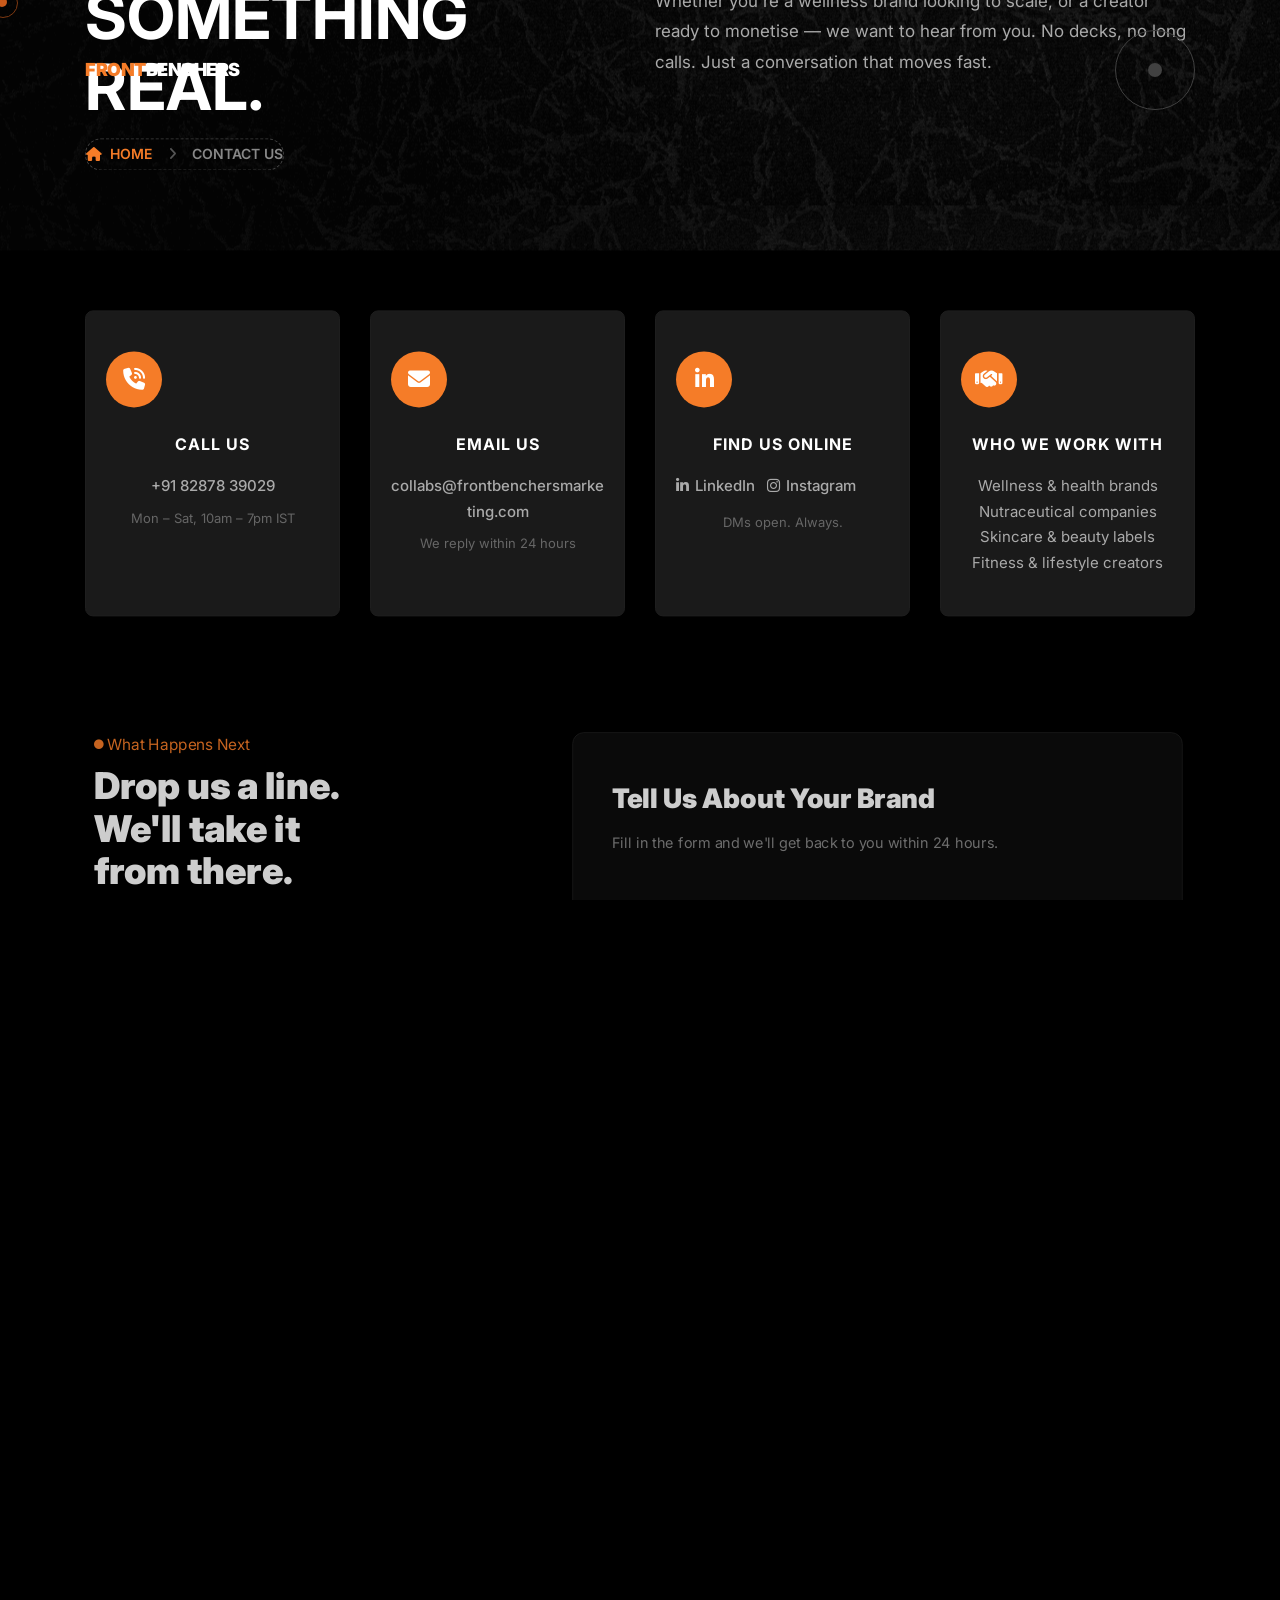
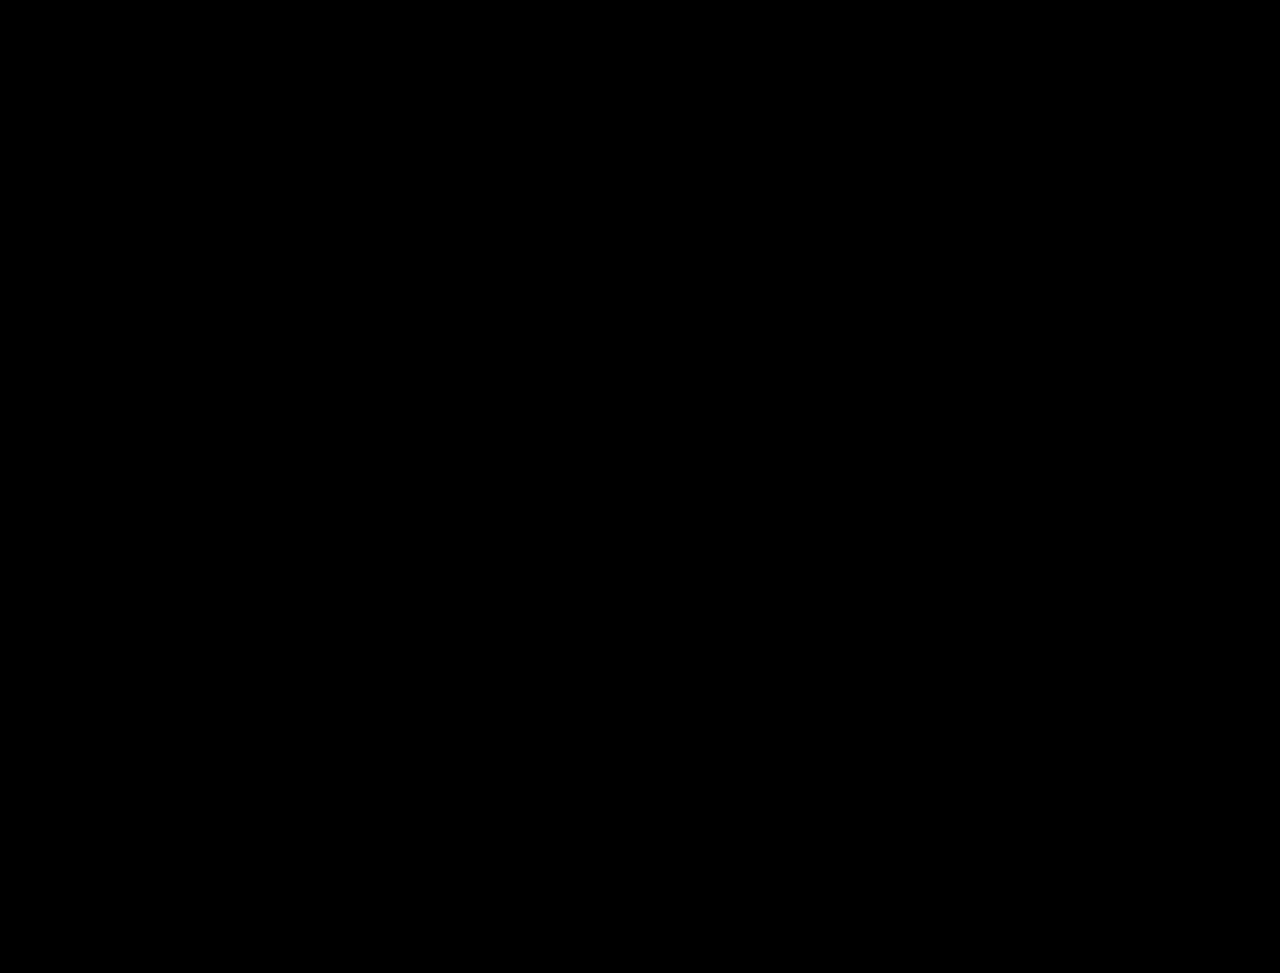
<file: contact-us.html>
<!DOCTYPE html>
<html lang="en">

<head>
   <meta charset="UTF-8">
   <meta http-equiv="X-UA-Compatible" content="IE=edge">
   <meta name="viewport" content="width=device-width, initial-scale=1.0">
   <link rel="shortcut icon" href="assets/images/favicon.png" type="image/x-icon">
   <title>Contact — FrontBenchers Wellness Influencer Marketing Agency</title>
   <meta name="keywords" content="contact frontbenchers, wellness influencer marketing agency contact, brand collaboration India">
   <meta name="description" content="Ready to connect your brand with India's top wellness creators? Reach out to FrontBenchers — we respond fast and get campaigns moving.">
   <link rel="stylesheet" href="assets/vendor/bootstrap/css/bootstrap.min.css">
   <link rel="stylesheet" href="assets/vendor/glyyphter/css/xpovio.css">
   <link rel="stylesheet" href="assets/vendor/font-awesome/css/all.css">
   <link rel="stylesheet" href="assets/vendor/nice-select/css/nice-select.css">
   <link rel="stylesheet" href="assets/vendor/magnific-popup/css/magnific-popup.css">
   <link rel="stylesheet" href="assets/vendor/slick/css/slick.css">
   <link rel="stylesheet" href="assets/css/main.min.css">
   <style>
      /* ===== FrontBenchers Brand Overrides ===== */
      .btn--primary,
      .btn--primary:hover { background: #f57c28 !important; border-color: #f57c28 !important; }
      .sub-title, .sub-title i, a.sub-title { color: #f57c28 !important; }
      .progress-wrap svg path { stroke: #f57c28 !important; }

      /* ===== FrontBenchers text logo ===== */
      .fb-logo { display: flex; align-items: center; gap: 0; text-decoration: none !important; line-height: 1; }
      .fb-logo span.fb-logo-front { font-size: 18px; font-weight: 900; letter-spacing: -0.5px; color: #f57c28; font-family: 'Inter', sans-serif; }
      .fb-logo span.fb-logo-benchers { font-size: 18px; font-weight: 900; letter-spacing: -0.5px; color: #fff; font-family: 'Inter', sans-serif; }

      /* ===== Contact info cards ===== */
      .contact-m__single { padding: 36px 28px; border: 1px solid #1e1e1e; border-radius: 8px; height: 100%; transition: border-color 0.3s; }
      .contact-m__single:hover { border-color: #f57c28; }
      .contact-m__single .thumb { width: 56px; height: 56px; background: #f57c28; border-radius: 50%; display: flex; align-items: center; justify-content: center; margin-bottom: 20px; }
      .contact-m__single .thumb i { font-size: 22px; color: #fff; }
      .contact-m__single h4 { font-size: 16px; font-weight: 700; text-transform: uppercase; letter-spacing: 1px; margin-bottom: 12px; color: #fff; }
      .contact-m__single p, .contact-m__single a { color: #aaa; font-size: 15px; line-height: 1.7; display: block; transition: color 0.3s; }
      .contact-m__single a:hover { color: #f57c28; }

      /* ===== Contact form ===== */
      .contact-main__form h3 { font-size: 28px; font-weight: 800; margin-bottom: 12px; }
      .contact-main__form .group-input { margin-bottom: 16px; }
      .contact-main__form .group-wrapper { display: grid; grid-template-columns: 1fr 1fr; gap: 16px; margin-bottom: 16px; }
      @media (max-width: 575px) { .contact-main__form .group-wrapper { grid-template-columns: 1fr; } }
      .contact-main__form input,
      .contact-main__form textarea,
      .contact-main__form select { width: 100%; background: #111; border: 1px solid #2a2a2a; color: #fff; padding: 14px 18px; border-radius: 6px; font-size: 15px; outline: none; transition: border-color 0.3s; }
      .contact-main__form input:focus,
      .contact-main__form textarea:focus { border-color: #f57c28; }
      .contact-main__form textarea { height: 160px; resize: vertical; }
      .contact-main__form select option { background: #111; color: #fff; }

      /* ===== Banner ===== */
      .cmn-banner { padding: 140px 0 80px; }
      .cmn-banner h2 { font-size: clamp(40px, 5vw, 72px); font-weight: 900; margin-bottom: 16px; line-height: 1.1; }
      .cmn-banner .breadcrumb { background: transparent; padding: 0; margin: 0; }
      .cmn-banner .breadcrumb-item a { color: #f57c28; }
      .cmn-banner .breadcrumb-item.active { color: #888; }
      .cmn-banner .breadcrumb-item + .breadcrumb-item::before { color: #555; }
      .cmn-banner .primary-text { color: #aaa; font-size: 17px; line-height: 1.8; }

      /* ===== Social links ===== */
      .contact-social-links { display: flex; gap: 12px; margin-top: 8px; flex-wrap: wrap; }
      .contact-social-links a { color: #aaa; font-size: 15px; display: flex; align-items: center; gap: 6px; transition: color 0.3s; text-decoration: none; }
      .contact-social-links a:hover { color: #f57c28; }

      /* ===== Process steps ===== */
      .process-step { display: flex; gap: 16px; align-items: flex-start; }
      .process-step__num { width: 36px; height: 36px; background: #f57c28; border-radius: 50%; display: flex; align-items: center; justify-content: center; font-weight: 900; font-size: 13px; color: #fff; flex-shrink: 0; }
      .process-step__title { color: #fff; font-weight: 700; margin-bottom: 4px; font-size: 15px; }
      .process-step__desc { color: #888; font-size: 14px; line-height: 1.6; margin: 0; }

      /* ===== Footer contact — single line ===== */
      .footer__single-meta { display: flex !important; flex-direction: column !important; gap: 10px !important; align-items: flex-start !important; }
      .footer__single-meta a { display: inline-flex !important; align-items: center !important; gap: 6px !important; white-space: nowrap !important; word-break: normal !important; font-size: 13px !important; }

      /* ===== Fix hover text visibility on buttons ===== */
      .btn--secondary:hover, .btn--tertiary:hover { color: var(--white) !important; }
      .btn:hover { color: var(--white) !important; }

      /* ===== Brand marquee ===== */
      @keyframes marquee { 0% { transform: translateX(0); } 100% { transform: translateX(-50%); } }
      .brand-marquee-track { display: flex; gap: 60px; white-space: nowrap; animation: marquee 22s linear infinite; }
      .brand-marquee-label { font-size: 13px; font-weight: 700; letter-spacing: 3px; color: #333; text-transform: uppercase; }
      .brand-marquee-dot { color: #f57c28; font-size: 18px; }
   </style>
</head>

<body>
<div class="my-app">

   <div id="preloader"><div id="loader"></div></div>
   <div class="mouseCursor cursor-outer"></div>
   <div class="mouseCursor cursor-inner"><span>Drag</span></div>

   <!-- ======= HEADER ======= -->
   <header class="header">
      <div class="primary-navbar secondary--navbar">
         <div class="container">
            <div class="row">
               <div class="col-12">
                  <nav class="navbar p-0">
                     <div class="navbar__logo">
                        <a href="index.html" aria-label="home" class="fb-logo">
                           <span class="fb-logo-front">FRONT</span><span class="fb-logo-benchers">BENCHERS</span>
                        </a>
                     </div>
                     <div class="navbar__options">
                        <button class="open-offcanvas-nav d-flex" aria-label="toggle menu" title="open menu"></button>
                     </div>
                  </nav>
               </div>
            </div>
         </div>
      </div>
   </header>

   <!-- ======= OFFCANVAS NAV ======= -->
   <div class="offcanvas-nav">
      <div class="offcanvas-menu">
         <nav class="offcanvas-menu__wrapper">
            <div class="offcanvas-menu__header nav-fade">
               <div class="logo">
                  <a href="index.html" class="fb-logo">
                     <span class="fb-logo-front">FRONT</span><span class="fb-logo-benchers">BENCHERS</span>
                  </a>
               </div>
               <a href="javascript:void(0)" class="close-offcanvas-menu" aria-label="close menu">
                  <i class="fa-light fa-xmark-large"></i>
               </a>
            </div>
            <div class="offcanvas-menu__list">
               <div class="navbar__menu">
                  <ul>
                     <li class="navbar__item nav-fade"><a href="index.html">Home</a></li>
                     <li class="navbar__item nav-fade"><a href="about-us.html">About Us</a></li>
                     <li class="navbar__item nav-fade"><a href="our-services.html">Services</a></li>
                     <li class="navbar__item nav-fade"><a href="our-projects.html">Work</a></li>
                     <li class="navbar__item nav-fade"><a href="blog.html">Blog</a></li>
                     <li class="navbar__item nav-fade"><a href="contact-us.html">Contact</a></li>
                  </ul>
               </div>
            </div>
            <div class="offcanvas-menu__options nav-fade">
               <div class="offcanvas__mobile-options d-flex">
                  <a href="contact-us.html" class="btn btn--secondary">Get in Touch</a>
               </div>
            </div>
            <div class="offcanvas-menu__social social nav-fade">
               <a href="https://www.linkedin.com/company/frontbenchers-marketing" target="_blank" aria-label="LinkedIn">
                  <i class="fa-brands fa-linkedin-in"></i>
               </a>
               <a href="https://www.instagram.com/" target="_blank" aria-label="Instagram">
                  <i class="fa-brands fa-instagram"></i>
               </a>
            </div>
         </nav>
      </div>
      <div class="offcanvas-nav__backdrop"></div>
   </div>

   <div id="smooth-wrapper">
      <div id="smooth-content">
         <main>

            <!-- ======= PAGE BANNER ======= -->
            <section class="cmn-banner" data-background="assets/images/banner/cmn-banner-bg.png">
               <div class="container">
                  <div class="row gaper align-items-center">
                     <div class="col-12 col-lg-6">
                        <p class="sub-title title-anim"><i class="fa-solid fa-circle-small"></i> Get In Touch</p>
                        <h2 class="title title-anim">Let's Build<br>Something Real.</h2>
                        <nav aria-label="breadcrumb">
                           <ol class="breadcrumb">
                              <li class="breadcrumb-item">
                                 <a href="index.html"><i class="fa-solid fa-house"></i> Home</a>
                              </li>
                              <li class="breadcrumb-item active" aria-current="page">Contact Us</li>
                           </ol>
                        </nav>
                     </div>
                     <div class="col-12 col-lg-6">
                        <p class="primary-text">Whether you're a wellness brand looking to scale, or a creator ready to monetise — we want to hear from you. No decks, no long calls. Just a conversation that moves fast.</p>
                     </div>
                  </div>
               </div>
            </section>

            <!-- ======= CONTACT INFO CARDS ======= -->
            <section class="section contact-m fade-wrapper" style="padding-top: 60px; padding-bottom: 0;">
               <div class="container">
                  <div class="row gaper">

                     <div class="col-12 col-sm-6 col-xl-3">
                        <div class="contact-m__single fade-top">
                           <div class="thumb"><i class="fa-solid fa-phone-volume"></i></div>
                           <div class="content">
                              <h4>Call Us</h4>
                              <a href="tel:+918287839029">+91 82878 39029</a>
                              <p style="font-size:13px; margin-top:8px; color: #666;">Mon – Sat, 10am – 7pm IST</p>
                           </div>
                        </div>
                     </div>

                     <div class="col-12 col-sm-6 col-xl-3">
                        <div class="contact-m__single fade-top">
                           <div class="thumb"><i class="fa-solid fa-envelope"></i></div>
                           <div class="content">
                              <h4>Email Us</h4>
                              <a href="mailto:collabs@frontbenchersmarketing.com" style="word-break: break-word;">collabs@frontbenchersmarketing.com</a>
                              <p style="font-size:13px; margin-top:8px; color: #666;">We reply within 24 hours</p>
                           </div>
                        </div>
                     </div>

                     <div class="col-12 col-sm-6 col-xl-3">
                        <div class="contact-m__single fade-top">
                           <div class="thumb"><i class="fa-brands fa-linkedin-in"></i></div>
                           <div class="content">
                              <h4>Find Us Online</h4>
                              <div class="contact-social-links">
                                 <a href="https://www.linkedin.com/company/frontbenchers-marketing" target="_blank">
                                    <i class="fa-brands fa-linkedin-in"></i> LinkedIn
                                 </a>
                                 <a href="https://www.instagram.com/" target="_blank">
                                    <i class="fa-brands fa-instagram"></i> Instagram
                                 </a>
                              </div>
                              <p style="font-size:13px; margin-top:12px; color: #666;">DMs open. Always.</p>
                           </div>
                        </div>
                     </div>

                     <div class="col-12 col-sm-6 col-xl-3">
                        <div class="contact-m__single fade-top">
                           <div class="thumb"><i class="fa-solid fa-handshake"></i></div>
                           <div class="content">
                              <h4>Who We Work With</h4>
                              <p>Wellness &amp; health brands<br>Nutraceutical companies<br>Skincare &amp; beauty labels<br>Fitness &amp; lifestyle creators</p>
                           </div>
                        </div>
                     </div>

                  </div>

                  <!-- ======= FORM + PROCESS ======= -->
                  <div class="row gaper align-items-start" style="margin-top: 80px;">

                     <!-- Left: Process -->
                     <div class="col-12 col-lg-5">
                        <div class="fade-top" style="padding-right: 20px;">
                           <p class="sub-title"><i class="fa-solid fa-circle-small"></i> What Happens Next</p>
                           <h3 style="font-size: clamp(28px, 3vw, 44px); font-weight: 900; line-height: 1.15; margin-bottom: 20px;">Drop us a line.<br>We'll take it<br>from there.</h3>
                           <p style="color: #888; font-size: 16px; line-height: 1.8; margin-bottom: 36px;">We don't do 3-week proposals. Once you reach out, here's how it goes:</p>

                           <div style="display: flex; flex-direction: column; gap: 28px;">
                              <div class="process-step">
                                 <div class="process-step__num">01</div>
                                 <div>
                                    <p class="process-step__title">We review your brief</p>
                                    <p class="process-step__desc">Within 24 hours, our team reads your message and matches it to the right creators and strategy.</p>
                                 </div>
                              </div>
                              <div class="process-step">
                                 <div class="process-step__num">02</div>
                                 <div>
                                    <p class="process-step__title">Quick discovery call</p>
                                    <p class="process-step__desc">30 minutes. We understand your goals, budget, and timeline. No jargon, no fluff.</p>
                                 </div>
                              </div>
                              <div class="process-step">
                                 <div class="process-step__num">03</div>
                                 <div>
                                    <p class="process-step__title">Campaign proposal</p>
                                    <p class="process-step__desc">Curated creator recommendations, campaign structure, and projected results — within 48 hours.</p>
                                 </div>
                              </div>
                           </div>

                           <div style="display: grid; grid-template-columns: 1fr 1fr; gap: 24px; margin-top: 52px; padding-top: 40px; border-top: 1px solid #1e1e1e;">
                              <div>
                                 <span style="font-size: 42px; font-weight: 900; color: #f57c28; display: block; line-height: 1; margin-bottom: 6px;">85+</span>
                                 <span style="color: #888; font-size: 12px; text-transform: uppercase; letter-spacing: 1.5px;">Brand Partners</span>
                              </div>
                              <div>
                                 <span style="font-size: 42px; font-weight: 900; color: #f57c28; display: block; line-height: 1; margin-bottom: 6px;">50+</span>
                                 <span style="color: #888; font-size: 12px; text-transform: uppercase; letter-spacing: 1.5px;">Wellness Creators</span>
                              </div>
                           </div>
                        </div>
                     </div>

                     <!-- Right: Form -->
                     <div class="col-12 col-lg-7">
                        <div class="contact-main__form fade-top" style="background: #0d0d0d; border: 1px solid #1e1e1e; border-radius: 12px; padding: 48px 40px;">
                           <h3>Tell Us About Your Brand</h3>
                           <p style="color: #888; margin-bottom: 32px; font-size: 15px;">Fill in the form and we'll get back to you within 24 hours.</p>
                           <form id="contactForm" action="https://api.web3forms.com/submit" method="post" class="section__content-cta">
                              <input type="hidden" name="access_key" value="ad79f153-b506-4ff0-9665-e0eaf037b347">
                              <input type="hidden" name="subject" value="New Enquiry — FrontBenchers Website">
                              <input type="hidden" name="from_name" value="FrontBenchers Website">
                              <input type="checkbox" name="botcheck" style="display:none">

                              <div class="group-wrapper">
                                 <div class="group-input">
                                    <input type="text" name="contact-name" id="contactName" placeholder="Your Name *" required>
                                 </div>
                                 <div class="group-input">
                                    <input type="email" name="contact-email" id="contactEmail" placeholder="Email Address *" required>
                                 </div>
                              </div>

                              <div class="group-wrapper">
                                 <div class="group-input">
                                    <input type="text" name="brand-name" id="brandName" placeholder="Brand / Company Name">
                                 </div>
                                 <div class="group-input">
                                    <input type="tel" name="phone" id="phoneNum" placeholder="Phone Number">
                                 </div>
                              </div>

                              <div class="group-input">
                                 <select name="inquiry-type" id="inquiryType">
                                    <option value="">I'm a...</option>
                                    <option value="brand">Wellness / Health Brand</option>
                                    <option value="creator">Content Creator / Influencer</option>
                                    <option value="startup">Health Startup</option>
                                    <option value="other">Other</option>
                                 </select>
                              </div>

                              <div class="group-input">
                                 <select name="campaign-type" id="campaignType">
                                    <option value="">What are you looking for?</option>
                                    <option value="influencer-campaign">Influencer Campaign</option>
                                    <option value="creator-discovery">Creator Discovery</option>
                                    <option value="community-building">Community Building</option>
                                    <option value="brand-consulting">Brand Consulting</option>
                                    <option value="not-sure">Not sure yet — let's talk</option>
                                 </select>
                              </div>

                              <div class="group-input">
                                 <textarea name="contact-message" id="contactMessage" placeholder="Tell us about your brand, goals, or any specific campaign ideas you have in mind..."></textarea>
                              </div>

                              <div class="form-cta justify-content-start" style="flex-direction: column; align-items: flex-start; gap: 16px;">
                                 <button type="submit" id="contactSubmitBtn" class="btn btn--primary" style="padding: 16px 40px; font-size: 15px;">
                                    Send Message &nbsp;<i class="fa-solid fa-arrow-right"></i>
                                 </button>
                                 <p id="contactFormMsg" style="display:none; font-size: 14px; margin: 0;"></p>
                              </div>

                           </form>
                        </div>
                     </div>

                  </div>
               </div>
            </section>

            <!-- ======= BRAND LOGOS MARQUEE ======= -->
            <div style="padding: 80px 0 0; overflow: hidden; border-top: 1px solid #1a1a1a; margin-top: 100px;">
               <div class="brand-marquee-track">
                  <span class="brand-marquee-label">Minimalist</span>
                  <span class="brand-marquee-dot">✦</span>
                  <span class="brand-marquee-label">Terra Origin</span>
                  <span class="brand-marquee-dot">✦</span>
                  <span class="brand-marquee-label">Chemist At Play</span>
                  <span class="brand-marquee-dot">✦</span>
                  <span class="brand-marquee-label">Dot &amp; Key</span>
                  <span class="brand-marquee-dot">✦</span>
                  <span class="brand-marquee-label">Food Strong</span>
                  <span class="brand-marquee-dot">✦</span>
                  <span class="brand-marquee-label">Samsung</span>
                  <span class="brand-marquee-dot">✦</span>
                  <span class="brand-marquee-label">Minimalist</span>
                  <span class="brand-marquee-dot">✦</span>
                  <span class="brand-marquee-label">Terra Origin</span>
                  <span class="brand-marquee-dot">✦</span>
                  <span class="brand-marquee-label">Chemist At Play</span>
                  <span class="brand-marquee-dot">✦</span>
                  <span class="brand-marquee-label">Dot &amp; Key</span>
                  <span class="brand-marquee-dot">✦</span>
                  <span class="brand-marquee-label">Food Strong</span>
                  <span class="brand-marquee-dot">✦</span>
                  <span class="brand-marquee-label">Samsung</span>
                  <span class="brand-marquee-dot">✦</span>
               </div>
            </div>

         </main>

         <!-- ======= FOOTER ======= -->
         <footer class="footer section pb-0" data-background="assets/images/footer/footer-bg.png">
            <div class="container">
               <div class="row gaper">
                  <div class="col-12 col-lg-5 col-xl-6">
                     <div class="footer__single">
                        <a href="index.html" class="logo fb-logo"><span class="fb-logo-front">FRONT</span><span class="fb-logo-benchers">BENCHERS</span></a>
                        <div class="footer__single-meta">
                           <a href="mailto:collabs@frontbenchersmarketing.com">
                              <i class="fa-sharp fa-solid fa-envelope"></i> collabs@frontbenchersmarketing.com
                           </a>
                           <a href="tel:+918287839029">
                              <i class="fa-sharp fa-solid fa-phone-volume"></i> +91 82878 39029
                           </a>
                           <a href="https://www.linkedin.com/company/frontbenchers-marketing" target="_blank">
                              <i class="fa-brands fa-linkedin-in"></i> LinkedIn
                           </a>
                        </div>
                        <div class="footer__cta text-start">
                           <a href="contact-us.html" class="btn btn--secondary">Get in Touch</a>
                        </div>
                     </div>
                  </div>
                  <div class="col-12 col-lg-2 col-xl-2">
                     <div class="footer__single">
                        <div class="footer__single-intro"><h5>Explore</h5></div>
                        <div class="footer__single-content">
                           <ul>
                              <li><a href="about-us.html">About Us</a></li>
                              <li><a href="our-services.html">Services</a></li>
                              <li><a href="our-projects.html">Work</a></li>
                              <li><a href="blog.html">Blog</a></li>
                              <li><a href="contact-us.html">Contact</a></li>
                           </ul>
                        </div>
                     </div>
                  </div>
                  <div class="col-12 col-lg-5 col-xl-4">
                     <div class="footer__single">
                        <div class="footer__single-intro"><h5>Stay In The Loop</h5></div>
                        <div class="footer__single-content">
                           <p>Join our newsletter for wellness marketing insights, creator stories, and campaign ideas delivered to your inbox.</p>
                           <div class="footer__single-form">
                              <form id="newsletterFormContact" action="https://api.web3forms.com/submit" method="post">
                                 <input type="hidden" name="access_key" value="ad79f153-b506-4ff0-9665-e0eaf037b347">
                                 <input type="hidden" name="subject" value="Newsletter Subscription — FrontBenchers">
                                 <input type="hidden" name="from_name" value="FrontBenchers Newsletter">
                                 <input type="checkbox" name="botcheck" style="display:none">
                                 <div class="input-email">
                                    <input type="email" name="newsletter-email" placeholder="Enter Your Email" required>
                                    <button type="submit" aria-label="subscribe"><i class="fa-regular fa-paper-plane"></i></button>
                                 </div>
                                 <p id="newsletterMsgContact" style="display:none; font-size: 13px; margin-top: 8px;"></p>
                              </form>
                           </div>
                        </div>
                     </div>
                  </div>
               </div>
               <div class="row">
                  <div class="col-12">
                     <div class="footer__copyright">
                        <div class="row align-items-center gaper">
                           <div class="col-12 col-lg-8">
                              <div class="footer__copyright-text text-center text-lg-start">
                                 <p>Copyright &copy; <span id="copyYear"></span> FrontBenchers Marketing. All Rights Reserved.</p>
                              </div>
                           </div>
                           <div class="col-12 col-lg-4">
                              <div class="footer__copyright-social social justify-content-center justify-content-lg-end">
                                 <a href="https://www.linkedin.com/company/frontbenchers-marketing" target="_blank" aria-label="LinkedIn"><i class="fa-brands fa-linkedin-in"></i></a>
                                 <a href="https://www.instagram.com/" target="_blank" aria-label="Instagram"><i class="fa-brands fa-instagram"></i></a>
                              </div>
                           </div>
                        </div>
                     </div>
                  </div>
               </div>
            </div>
         </footer>

      </div>
   </div>

   <button class="progress-wrap" aria-label="scroll indicator" title="go to top">
      <span></span>
      <svg class="progress-circle svg-content" width="100%" height="100%" viewBox="-1 -1 102 102">
         <path d="M50,1 a49,49 0 0,1 0,98 a49,49 0 0,1 0,-98" />
      </svg>
   </button>

   <script src="assets/vendor/jquery/jquery-3.7.0.min.js"></script>
   <script src="assets/vendor/bootstrap/js/bootstrap.bundle.min.js"></script>
   <script src="assets/vendor/nice-select/js/jquery.nice-select.min.js"></script>
   <script src="assets/vendor/magnific-popup/js/jquery.magnific-popup.min.js"></script>
   <script src="assets/vendor/slick/js/slick.min.js"></script>
   <script src="assets/vendor/images-loaded/imagesloaded.pkgd.min.js"></script>
   <script src="assets/vendor/isotope/isotope.pkgd.min.js"></script>
   <script src="assets/vendor/gsap/chroma.min.js"></script>
   <script src="assets/vendor/gsap/SplitText.min.js"></script>
   <script src="assets/vendor/gsap/ScrollSmoother.min.js"></script>
   <script src="assets/vendor/gsap/ScrollToPlugin.min.js"></script>
   <script src="assets/vendor/gsap/ScrollTrigger.min.js"></script>
   <script src="assets/vendor/gsap/gsap.min.js"></script>
   <script src="assets/vendor/vanilla-tilt/tilt.jquery.js"></script>
   <script src="assets/js/plugins.js"></script>
   <script src="assets/js/main.js"></script>
   <script>
      // ── Contact Form ──────────────────────────────────────────────
      document.getElementById('contactForm').addEventListener('submit', async function (e) {
         e.preventDefault();
         const btn = document.getElementById('contactSubmitBtn');
         const msg = document.getElementById('contactFormMsg');
         const originalLabel = btn.innerHTML;

         btn.disabled = true;
         btn.innerHTML = 'Sending… <i class="fa-solid fa-spinner fa-spin"></i>';
         msg.style.display = 'none';

         try {
            const res = await fetch('https://api.web3forms.com/submit', {
               method: 'POST',
               headers: { 'Content-Type': 'application/json', Accept: 'application/json' },
               body: JSON.stringify(Object.fromEntries(new FormData(this)))
            });
            const data = await res.json();
            if (data.success) {
               msg.textContent = '✅ Message sent! We\'ll get back to you within 24 hours.';
               msg.style.color = '#4caf50';
               this.reset();
            } else {
               throw new Error(data.message || 'Submission failed');
            }
         } catch (err) {
            msg.textContent = '❌ Something went wrong. Please email us at collabs@frontbenchersmarketing.com';
            msg.style.color = '#f44336';
         } finally {
            msg.style.display = 'block';
            btn.disabled = false;
            btn.innerHTML = originalLabel;
         }
      });

      // ── Footer Newsletter (contact page) ─────────────────────────
      document.getElementById('newsletterFormContact').addEventListener('submit', async function (e) {
         e.preventDefault();
         const btn = this.querySelector('[type="submit"]');
         const msg = document.getElementById('newsletterMsgContact');

         btn.disabled = true;
         msg.style.display = 'none';

         try {
            const res = await fetch('https://api.web3forms.com/submit', {
               method: 'POST',
               headers: { 'Content-Type': 'application/json', Accept: 'application/json' },
               body: JSON.stringify(Object.fromEntries(new FormData(this)))
            });
            const data = await res.json();
            if (data.success) {
               msg.textContent = '✅ You\'re subscribed!';
               msg.style.color = '#4caf50';
               this.reset();
            } else {
               throw new Error(data.message || 'Subscription failed');
            }
         } catch (err) {
            msg.textContent = '❌ Try again or email us directly.';
            msg.style.color = '#f44336';
         } finally {
            msg.style.display = 'block';
            btn.disabled = false;
         }
      });
   </script>
</body>

</html>
</file>
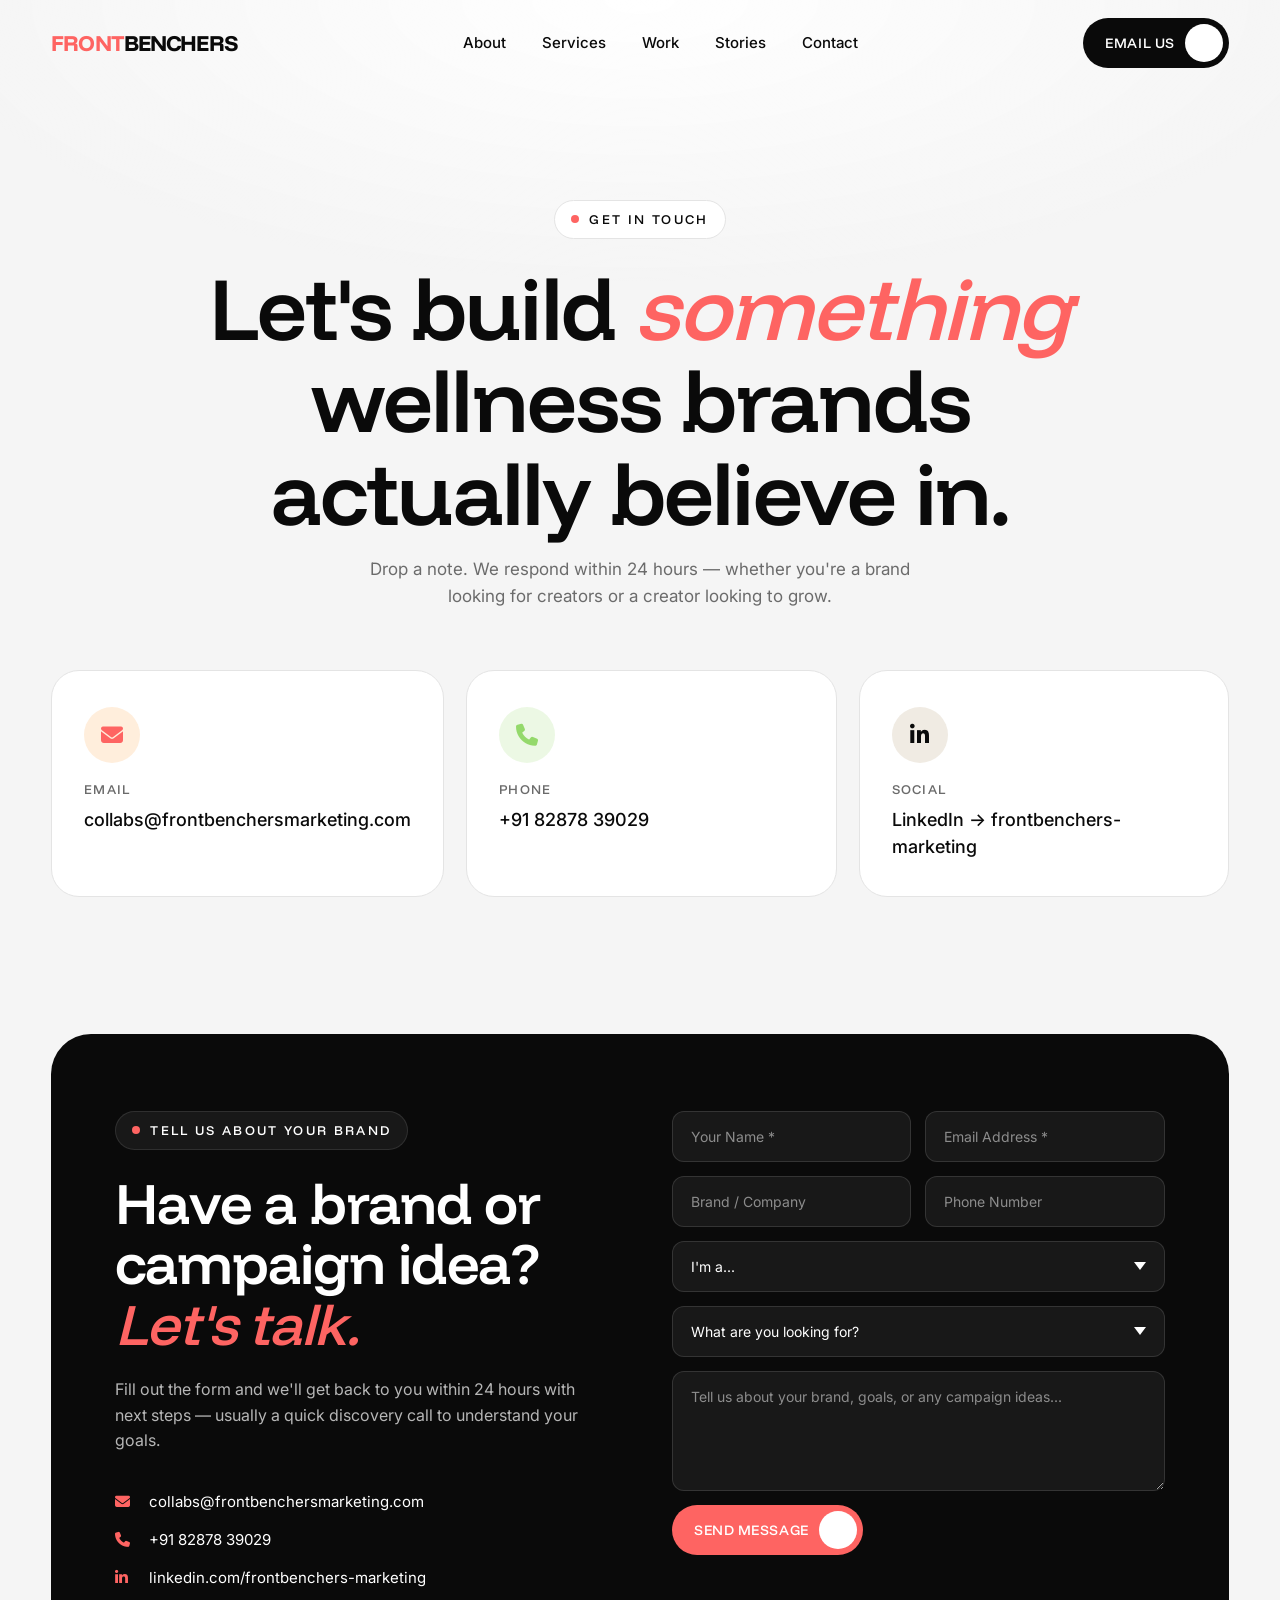
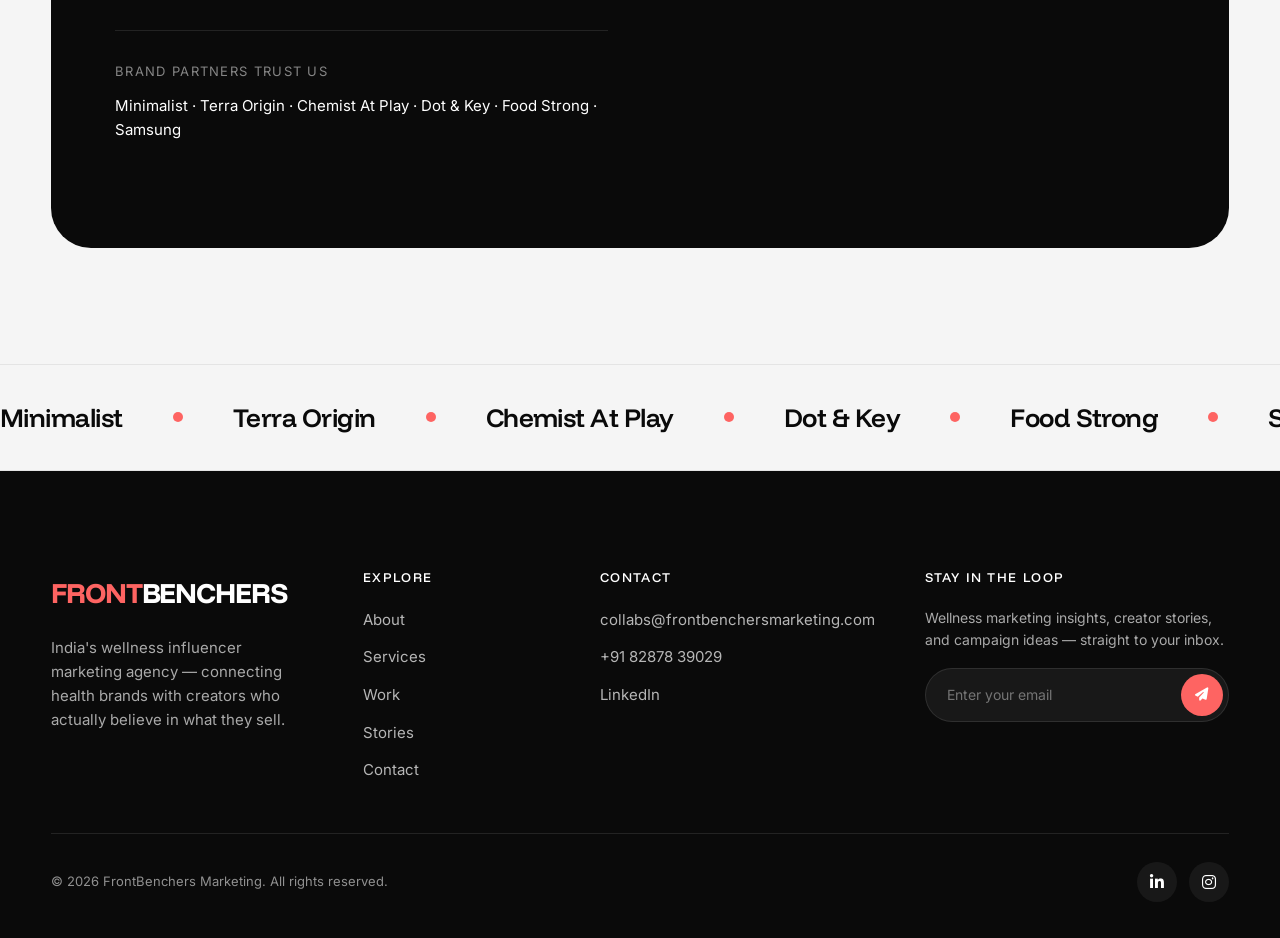
<file: v2/contact-us.html>
<!DOCTYPE html>
<html lang="en">
<head>
  <meta charset="UTF-8">
  <meta name="viewport" content="width=device-width, initial-scale=1.0">
  <title>Contact — FrontBenchers Wellness Influencer Marketing</title>
  <meta name="description" content="Ready to connect your brand with India's top wellness creators? Reach out to FrontBenchers — we respond fast and get campaigns moving.">
  <meta name="keywords" content="contact frontbenchers, wellness influencer marketing agency contact, brand collaboration India">
  <link rel="shortcut icon" href="../assets/images/favicon.png" type="image/x-icon">

  <!-- Fonts -->
  <link rel="preconnect" href="https://fonts.googleapis.com">
  <link rel="preconnect" href="https://fonts.gstatic.com" crossorigin>
  <link href="https://fonts.googleapis.com/css2?family=Funnel+Display:wght@300;400;500;600;700;800&family=Inter:wght@400;500;600;700&display=swap" rel="stylesheet">

  <!-- Font Awesome -->
  <link rel="stylesheet" href="https://cdnjs.cloudflare.com/ajax/libs/font-awesome/6.5.1/css/all.min.css">

  <!-- Styles -->
  <link rel="stylesheet" href="css/floka.css">

  <style>
    /* Page-specific helpers */
    .contact-cards {
      display: grid;
      grid-template-columns: repeat(3, 1fr);
      gap: 22px;
      margin-bottom: 60px;
    }
    .contact-card {
      background: var(--fb-bg-card);
      border: 1px solid var(--fb-border);
      border-radius: var(--r-lg);
      padding: 36px 32px;
      text-align: left;
      transition: transform .3s ease, box-shadow .3s ease;
    }
    .contact-card:hover { transform: translateY(-6px); box-shadow: var(--shadow-hover); }
    .contact-card__icon {
      width: 56px; height: 56px; border-radius: 50%;
      background: var(--fb-warm);
      color: var(--fb-coral);
      display: inline-flex; align-items: center; justify-content: center;
      font-size: 22px; margin-bottom: 20px;
    }
    .contact-card:nth-child(2) .contact-card__icon { background: rgba(148,217,107,0.18); color: var(--fb-green); }
    .contact-card:nth-child(3) .contact-card__icon { background: var(--fb-cream); color: var(--fb-dark); }
    .contact-card h4 { font-size: 13px; text-transform: uppercase; letter-spacing: 0.1em; color: var(--fb-muted); margin-bottom: 10px; font-weight: 500; }
    .contact-card a, .contact-card p { font-size: 18px; color: var(--fb-dark); font-weight: 500; line-height: 1.45; }
    .contact-card a:hover { color: var(--fb-coral); }

    @media (max-width: 1024px) { .contact-cards { grid-template-columns: 1fr; } }
  </style>
</head>
<body>

<!-- ============ NAV ============ -->
<header class="nav">
  <div class="container">
    <div class="nav__inner">
      <a href="index.html" class="nav__logo" aria-label="FrontBenchers home">
        <span>FRONT</span><span>BENCHERS</span>
      </a>
      <nav>
        <ul class="nav__menu">
          <li><a href="index.html#about">About</a></li>
          <li><a href="index.html#services">Services</a></li>
          <li><a href="index.html#work">Work</a></li>
          <li><a href="index.html#testimonials">Stories</a></li>
          <li><a href="contact-us.html">Contact</a></li>
        </ul>
      </nav>
      <div class="nav__cta">
        <a href="mailto:collabs@frontbenchersmarketing.com" class="btn">
          <span>Email Us</span>
          <span class="btn__icon"><i class="fa-solid fa-arrow-up-right"></i></span>
        </a>
        <button class="nav__burger" aria-label="open menu">
          <span></span><span></span><span></span>
        </button>
      </div>
    </div>
  </div>
</header>

<!-- ============ MOBILE MENU ============ -->
<aside class="mobile-menu" aria-hidden="true">
  <button class="mobile-menu__close" aria-label="close menu">&times;</button>
  <ul>
    <li><a href="index.html#about">About</a></li>
    <li><a href="index.html#services">Services</a></li>
    <li><a href="index.html#work">Work</a></li>
    <li><a href="index.html#testimonials">Stories</a></li>
    <li><a href="contact-us.html">Contact</a></li>
  </ul>
  <div class="mobile-menu__foot">
    <a href="mailto:collabs@frontbenchersmarketing.com">collabs@frontbenchersmarketing.com</a>
    <a href="tel:+918287839029">+91 82878 39029</a>
  </div>
</aside>

<main>

  <!-- ============ PAGE HEAD ============ -->
  <section class="page-head">
    <div class="container">
      <span class="eyebrow"><span class="dot"></span> Get In Touch</span>
      <h1>Let's build <em>something</em> wellness brands<br>actually believe in.</h1>
      <p>Drop a note. We respond within 24 hours — whether you're a brand looking for creators or a creator looking to grow.</p>
    </div>
  </section>

  <!-- ============ CONTACT INFO CARDS ============ -->
  <section class="section section--tight" style="padding-top: 0;">
    <div class="container">
      <div class="contact-cards">
        <div class="contact-card reveal">
          <span class="contact-card__icon"><i class="fa-solid fa-envelope"></i></span>
          <h4>Email</h4>
          <a href="mailto:collabs@frontbenchersmarketing.com">collabs@frontbenchersmarketing.com</a>
        </div>
        <div class="contact-card reveal">
          <span class="contact-card__icon"><i class="fa-solid fa-phone"></i></span>
          <h4>Phone</h4>
          <a href="tel:+918287839029">+91 82878 39029</a>
        </div>
        <div class="contact-card reveal">
          <span class="contact-card__icon"><i class="fa-brands fa-linkedin-in"></i></span>
          <h4>Social</h4>
          <a href="https://www.linkedin.com/company/frontbenchers-marketing" target="_blank" rel="noopener">LinkedIn → frontbenchers-marketing</a>
        </div>
      </div>
    </div>
  </section>

  <!-- ============ FORM ============ -->
  <section id="contact" class="section contact" style="padding-top: 0;">
    <div class="container">
      <div class="contact__wrap reveal">
        <div class="contact__left">
          <span class="eyebrow" style="background: rgba(255,255,255,0.06); border-color: rgba(255,255,255,0.1); color: #fff;">
            <span class="dot"></span> Tell Us About Your Brand
          </span>
          <h2>Have a brand or campaign idea? <em>Let's talk.</em></h2>
          <p>Fill out the form and we'll get back to you within 24 hours with next steps — usually a quick discovery call to understand your goals.</p>

          <div class="contact__info">
            <a href="mailto:collabs@frontbenchersmarketing.com">
              <i class="fa-solid fa-envelope"></i> collabs@frontbenchersmarketing.com
            </a>
            <a href="tel:+918287839029">
              <i class="fa-solid fa-phone"></i> +91 82878 39029
            </a>
            <a href="https://www.linkedin.com/company/frontbenchers-marketing" target="_blank" rel="noopener">
              <i class="fa-brands fa-linkedin-in"></i> linkedin.com/frontbenchers-marketing
            </a>
          </div>

          <div style="margin-top: 40px; padding-top: 30px; border-top: 1px solid rgba(255,255,255,0.1);">
            <p style="color: rgba(255,255,255,0.5); font-size: 13px; text-transform: uppercase; letter-spacing: 0.1em; margin-bottom: 12px;">Brand Partners Trust Us</p>
            <p style="color: #fff; font-size: 15px; line-height: 1.6;">Minimalist · Terra Origin · Chemist At Play · Dot &amp; Key · Food Strong · Samsung</p>
          </div>
        </div>

        <form id="contactForm" class="contact__form">
          <input type="hidden" name="access_key" value="ad79f153-b506-4ff0-9665-e0eaf037b347">
          <input type="hidden" name="subject" value="New Enquiry — FrontBenchers Website">
          <input type="hidden" name="from_name" value="FrontBenchers Website">
          <input type="checkbox" name="botcheck" style="display:none">

          <div class="row">
            <input type="text" name="contact-name" placeholder="Your Name *" required>
            <input type="email" name="contact-email" placeholder="Email Address *" required>
          </div>
          <div class="row">
            <input type="text" name="brand-name" placeholder="Brand / Company">
            <input type="tel" name="phone" placeholder="Phone Number">
          </div>
          <select name="inquiry-type">
            <option value="">I'm a...</option>
            <option value="brand">Wellness / Health Brand</option>
            <option value="creator">Content Creator / Influencer</option>
            <option value="startup">Health Startup</option>
            <option value="other">Other</option>
          </select>
          <select name="campaign-type">
            <option value="">What are you looking for?</option>
            <option value="influencer-campaign">Influencer Campaign</option>
            <option value="creator-discovery">Creator Discovery</option>
            <option value="community-building">Community Building</option>
            <option value="brand-consulting">Brand Consulting</option>
            <option value="not-sure">Not sure yet — let's talk</option>
          </select>
          <textarea name="contact-message" placeholder="Tell us about your brand, goals, or any campaign ideas..."></textarea>
          <button type="submit" class="btn btn--coral" style="align-self: flex-start;">
            <span>Send Message</span>
            <span class="btn__icon"><i class="fa-solid fa-arrow-up-right"></i></span>
          </button>
          <p class="contact__msg" style="display:none;"></p>
        </form>
      </div>
    </div>
  </section>

  <!-- ============ BRAND MARQUEE ============ -->
  <div class="marquee" aria-hidden="true">
    <div class="marquee__track">
      <span class="marquee__item">Minimalist <span class="dot"></span></span>
      <span class="marquee__item">Terra Origin <span class="dot"></span></span>
      <span class="marquee__item">Chemist At Play <span class="dot"></span></span>
      <span class="marquee__item">Dot &amp; Key <span class="dot"></span></span>
      <span class="marquee__item">Food Strong <span class="dot"></span></span>
      <span class="marquee__item">Samsung <span class="dot"></span></span>
      <span class="marquee__item">Minimalist <span class="dot"></span></span>
      <span class="marquee__item">Terra Origin <span class="dot"></span></span>
      <span class="marquee__item">Chemist At Play <span class="dot"></span></span>
      <span class="marquee__item">Dot &amp; Key <span class="dot"></span></span>
      <span class="marquee__item">Food Strong <span class="dot"></span></span>
      <span class="marquee__item">Samsung <span class="dot"></span></span>
    </div>
  </div>

</main>

<!-- ============ FOOTER ============ -->
<footer class="foot">
  <div class="container">
    <div class="foot__top">
      <div class="foot__about">
        <a href="index.html" class="foot__logo"><span>FRONT</span><span>BENCHERS</span></a>
        <p>India's wellness influencer marketing agency — connecting health brands with creators who actually believe in what they sell.</p>
      </div>

      <div class="foot__col">
        <h5>Explore</h5>
        <ul>
          <li><a href="index.html#about">About</a></li>
          <li><a href="index.html#services">Services</a></li>
          <li><a href="index.html#work">Work</a></li>
          <li><a href="index.html#testimonials">Stories</a></li>
          <li><a href="contact-us.html">Contact</a></li>
        </ul>
      </div>

      <div class="foot__col">
        <h5>Contact</h5>
        <ul>
          <li><a href="mailto:collabs@frontbenchersmarketing.com">collabs@frontbenchersmarketing.com</a></li>
          <li><a href="tel:+918287839029">+91 82878 39029</a></li>
          <li><a href="https://www.linkedin.com/company/frontbenchers-marketing" target="_blank" rel="noopener">LinkedIn</a></li>
        </ul>
      </div>

      <div class="foot__col">
        <h5>Stay In The Loop</h5>
        <p>Wellness marketing insights, creator stories, and campaign ideas — straight to your inbox.</p>
        <form class="foot__news newsletter-form">
          <input type="hidden" name="access_key" value="ad79f153-b506-4ff0-9665-e0eaf037b347">
          <input type="hidden" name="subject" value="Newsletter Subscription — FrontBenchers">
          <input type="hidden" name="from_name" value="FrontBenchers Newsletter">
          <input type="checkbox" name="botcheck" style="display:none">
          <input type="email" name="newsletter-email" placeholder="Enter your email" required>
          <button type="submit" aria-label="subscribe"><i class="fa-solid fa-paper-plane"></i></button>
        </form>
        <p class="foot__news-msg"></p>
      </div>
    </div>

    <div class="foot__bottom">
      <span class="foot__copy">© <span id="year"></span> FrontBenchers Marketing. All rights reserved.</span>
      <div class="foot__social">
        <a href="https://www.linkedin.com/company/frontbenchers-marketing" target="_blank" rel="noopener" aria-label="LinkedIn"><i class="fa-brands fa-linkedin-in"></i></a>
        <a href="https://www.instagram.com/" target="_blank" rel="noopener" aria-label="Instagram"><i class="fa-brands fa-instagram"></i></a>
      </div>
    </div>
  </div>
</footer>

<button class="totop" aria-label="back to top"><i class="fa-solid fa-arrow-up"></i></button>

<script src="js/floka.js"></script>
</body>
</html>
</file>
<file: assets/vendor/glyyphter/css/xpovio.css>
/* Generated by Glyphter (http://www.glyphter.com) on  Tue Jul 04 2023*/
@font-face {
    font-family: 'xtrem';
    src: url('../fonts/xtrem.eot');
    src: url('../fonts/xtrem.eot?#iefix') format('embedded-opentype'),
         url('../fonts/xtrem.woff') format('woff'),
         url('../fonts/xtrem.ttf') format('truetype'),
         url('../fonts/xtrem.svg#xtrem') format('svg');
    font-weight: normal;
    font-style: normal;
}
[class*='icon-']:before{
	display: inline-block;
   font-family: 'xtrem';
   font-style: normal;
   font-weight: normal;
   line-height: 1;
   -webkit-font-smoothing: antialiased;
   -moz-osx-font-smoothing: grayscale
}
.icon-arrow-top-right:before{content:'\0041';}
</file>
<file: assets/vendor/nice-select/css/nice-select.css>
.nice-select {
  -webkit-tap-highlight-color: transparent;
  background-color: #fff;
  border-radius: 5px;
  border: solid 1px #e8e8e8;
  box-sizing: border-box;
  clear: both;
  cursor: pointer;
  display: block;
  float: left;
  font-family: inherit;
  font-size: 14px;
  font-weight: normal;
  height: 42px;
  line-height: 40px;
  outline: none;
  padding-left: 18px;
  padding-right: 30px;
  position: relative;
  text-align: left !important;
  -webkit-transition: all 0.2s ease-in-out;
  transition: all 0.2s ease-in-out;
  -webkit-user-select: none;
     -moz-user-select: none;
      -ms-user-select: none;
          user-select: none;
  white-space: nowrap;
  width: auto; }
  .nice-select:hover {
    border-color: #dbdbdb; }
  .nice-select:active, .nice-select.open, .nice-select:focus {
    border-color: #999; }
  .nice-select:after {
    border-bottom: 2px solid #999;
    border-right: 2px solid #999;
    content: '';
    display: block;
    height: 5px;
    margin-top: -4px;
    pointer-events: none;
    position: absolute;
    right: 12px;
    top: 50%;
    -webkit-transform-origin: 66% 66%;
        -ms-transform-origin: 66% 66%;
            transform-origin: 66% 66%;
    -webkit-transform: rotate(45deg);
        -ms-transform: rotate(45deg);
            transform: rotate(45deg);
    -webkit-transition: all 0.15s ease-in-out;
    transition: all 0.15s ease-in-out;
    width: 5px; }
  .nice-select.open:after {
    -webkit-transform: rotate(-135deg);
        -ms-transform: rotate(-135deg);
            transform: rotate(-135deg); }
  .nice-select.open .list {
    opacity: 1;
    pointer-events: auto;
    -webkit-transform: scale(1) translateY(0);
        -ms-transform: scale(1) translateY(0);
            transform: scale(1) translateY(0); }
  .nice-select.disabled {
    border-color: #ededed;
    color: #999;
    pointer-events: none; }
    .nice-select.disabled:after {
      border-color: #cccccc; }
  .nice-select.wide {
    width: 100%; }
    .nice-select.wide .list {
      left: 0 !important;
      right: 0 !important; }
  .nice-select.right {
    float: right; }
    .nice-select.right .list {
      left: auto;
      right: 0; }
  .nice-select.small {
    font-size: 12px;
    height: 36px;
    line-height: 34px; }
    .nice-select.small:after {
      height: 4px;
      width: 4px; }
    .nice-select.small .option {
      line-height: 34px;
      min-height: 34px; }
  .nice-select .list {
    background-color: #fff;
    border-radius: 5px;
    box-shadow: 0 0 0 1px rgba(68, 68, 68, 0.11);
    box-sizing: border-box;
    margin-top: 4px;
    opacity: 0;
    overflow: hidden;
    padding: 0;
    pointer-events: none;
    position: absolute;
    top: 100%;
    left: 0;
    -webkit-transform-origin: 50% 0;
        -ms-transform-origin: 50% 0;
            transform-origin: 50% 0;
    -webkit-transform: scale(0.75) translateY(-21px);
        -ms-transform: scale(0.75) translateY(-21px);
            transform: scale(0.75) translateY(-21px);
    -webkit-transition: all 0.2s cubic-bezier(0.5, 0, 0, 1.25), opacity 0.15s ease-out;
    transition: all 0.2s cubic-bezier(0.5, 0, 0, 1.25), opacity 0.15s ease-out;
    z-index: 9; }
    .nice-select .list:hover .option:not(:hover) {
      background-color: transparent !important; }
  .nice-select .option {
    cursor: pointer;
    font-weight: 400;
    line-height: 40px;
    list-style: none;
    min-height: 40px;
    outline: none;
    padding-left: 18px;
    padding-right: 29px;
    text-align: left;
    -webkit-transition: all 0.2s;
    transition: all 0.2s; }
    .nice-select .option:hover, .nice-select .option.focus, .nice-select .option.selected.focus {
      background-color: #f6f6f6; }
    .nice-select .option.selected {
      font-weight: bold; }
    .nice-select .option.disabled {
      background-color: transparent;
      color: #999;
      cursor: default; }

.no-csspointerevents .nice-select .list {
  display: none; }

.no-csspointerevents .nice-select.open .list {
  display: block; }
</file>
<file: v2/css/floka.css>
/* ============================================================
   FrontBenchers v2 — Floka Home 9 aesthetic
   Light, GenZ-type, bento-card layout
   ============================================================ */

:root {
  --fb-bg: #F5F5F5;
  --fb-bg-card: #FFFFFF;
  --fb-dark: #0A0A0A;
  --fb-text: #0A0A0A;
  --fb-muted: #6B6B6B;
  --fb-border: #E4E4E4;
  --fb-coral: #FE6462;
  --fb-green: #94D96B;
  --fb-lilac: #5F2DDE;
  --fb-warm: #FFEEDC;
  --fb-cream: #F0EBE3;
  --r-sm: 12px;
  --r-md: 18px;
  --r-lg: 28px;
  --r-xl: 40px;
  --pill: 999px;
  --shadow-card: 0 4px 24px rgba(10,10,10,0.04);
  --shadow-hover: 0 16px 40px rgba(10,10,10,0.08);
  --container-pad: clamp(20px, 4vw, 64px);
  --max-w: 1320px;
  --section-pad-y: clamp(70px, 9vw, 130px);
}

* { box-sizing: border-box; margin: 0; padding: 0; }

html { scroll-behavior: smooth; }

body {
  font-family: 'Inter', -apple-system, BlinkMacSystemFont, 'Segoe UI', sans-serif;
  font-size: 16px;
  line-height: 1.6;
  color: var(--fb-text);
  background: var(--fb-bg);
  -webkit-font-smoothing: antialiased;
  overflow-x: hidden;
}

img { max-width: 100%; display: block; }

a { color: inherit; text-decoration: none; transition: color .2s ease; }

h1, h2, h3, h4, h5 {
  font-family: 'Funnel Display', 'Inter', sans-serif;
  font-weight: 600;
  letter-spacing: -0.02em;
  line-height: 1.05;
  color: var(--fb-dark);
}

.container {
  max-width: var(--max-w);
  margin: 0 auto;
  padding: 0 var(--container-pad);
}

.section { padding: var(--section-pad-y) 0; }
.section--tight { padding: clamp(50px, 6vw, 80px) 0; }

/* =========================
   NAVIGATION
   ========================= */
.nav {
  position: fixed;
  top: 0;
  left: 0;
  right: 0;
  z-index: 100;
  padding: 18px 0;
  transition: background .3s ease, box-shadow .3s ease, padding .3s ease;
}
.nav.is-scrolled {
  background: rgba(245, 245, 245, 0.92);
  backdrop-filter: blur(14px);
  -webkit-backdrop-filter: blur(14px);
  box-shadow: 0 1px 0 rgba(10,10,10,0.06);
  padding: 12px 0;
}
.nav__inner {
  display: flex;
  align-items: center;
  justify-content: space-between;
  gap: 24px;
}
.nav__logo {
  display: inline-flex;
  align-items: baseline;
  gap: 0;
  font-family: 'Funnel Display', sans-serif;
  font-weight: 800;
  font-size: 22px;
  letter-spacing: -0.04em;
  line-height: 1;
}
.nav__logo span:first-child { color: var(--fb-coral); }
.nav__logo span:last-child { color: var(--fb-dark); }

.nav__menu {
  display: flex;
  gap: 36px;
  list-style: none;
  align-items: center;
}
.nav__menu a {
  font-size: 15px;
  font-weight: 500;
  position: relative;
  color: var(--fb-dark);
}
.nav__menu a:hover { color: var(--fb-coral); }
.nav__menu a::after {
  content: '';
  position: absolute;
  bottom: -4px;
  left: 0;
  width: 0;
  height: 1.5px;
  background: var(--fb-coral);
  transition: width .25s ease;
}
.nav__menu a:hover::after { width: 100%; }

.nav__cta { display: flex; align-items: center; gap: 12px; }

.nav__burger {
  display: none;
  width: 44px;
  height: 44px;
  border-radius: 50%;
  background: var(--fb-dark);
  color: #fff;
  border: 0;
  align-items: center;
  justify-content: center;
  cursor: pointer;
  flex-direction: column;
  gap: 4px;
}
.nav__burger span {
  display: block;
  width: 16px;
  height: 1.5px;
  background: #fff;
}

/* Mobile menu overlay */
.mobile-menu {
  position: fixed;
  top: 0;
  right: -100%;
  width: min(360px, 86vw);
  height: 100vh;
  background: var(--fb-dark);
  color: #fff;
  z-index: 200;
  padding: 36px 32px;
  transition: right .35s ease;
  display: flex;
  flex-direction: column;
}
.mobile-menu.is-open { right: 0; }
.mobile-menu__close {
  background: none;
  border: 0;
  color: #fff;
  font-size: 28px;
  align-self: flex-end;
  cursor: pointer;
  width: 40px;
  height: 40px;
}
.mobile-menu ul {
  list-style: none;
  margin-top: 30px;
  display: flex;
  flex-direction: column;
  gap: 18px;
}
.mobile-menu ul a {
  font-family: 'Funnel Display', sans-serif;
  font-size: 28px;
  font-weight: 600;
  color: #fff;
}
.mobile-menu ul a:hover { color: var(--fb-coral); }
.mobile-menu__foot { margin-top: auto; font-size: 14px; color: #aaa; }
.mobile-menu__foot a { color: #fff; display: block; margin-top: 6px; }

.body-lock { overflow: hidden; }

/* =========================
   BUTTONS — Floka pattern
   ========================= */
.btn {
  display: inline-flex;
  align-items: center;
  gap: 10px;
  padding: 6px 6px 6px 22px;
  border-radius: var(--pill);
  font-family: 'Funnel Display', sans-serif;
  font-size: 14px;
  font-weight: 500;
  text-transform: uppercase;
  letter-spacing: 0.04em;
  cursor: pointer;
  border: 0;
  background: var(--fb-dark);
  color: #fff;
  transition: all .3s ease;
  position: relative;
}
.btn__icon {
  width: 38px;
  height: 38px;
  border-radius: 50%;
  background: #fff;
  color: var(--fb-dark);
  display: inline-flex;
  align-items: center;
  justify-content: center;
  transition: transform .35s ease;
  font-size: 14px;
}
.btn:hover { background: var(--fb-coral); transform: translateY(-2px); }
.btn:hover .btn__icon { transform: rotate(45deg); background: #fff; color: var(--fb-coral); }

.btn--outline {
  background: transparent;
  color: var(--fb-dark);
  border: 1px solid var(--fb-dark);
}
.btn--outline .btn__icon { background: var(--fb-dark); color: #fff; }
.btn--outline:hover { background: var(--fb-dark); color: #fff; }
.btn--outline:hover .btn__icon { background: #fff; color: var(--fb-dark); }

.btn--coral { background: var(--fb-coral); color: #fff; }
.btn--coral .btn__icon { background: #fff; color: var(--fb-coral); }
.btn--coral:hover { background: var(--fb-dark); }

.btn--sm { padding: 4px 4px 4px 16px; font-size: 12px; }
.btn--sm .btn__icon { width: 30px; height: 30px; font-size: 12px; }

/* Eyebrow / sub-title */
.eyebrow {
  display: inline-flex;
  align-items: center;
  gap: 10px;
  font-family: 'Funnel Display', sans-serif;
  font-size: 13px;
  font-weight: 500;
  text-transform: uppercase;
  letter-spacing: 0.18em;
  color: var(--fb-dark);
  padding: 8px 16px;
  border-radius: var(--pill);
  background: var(--fb-bg-card);
  border: 1px solid var(--fb-border);
  margin-bottom: 22px;
}
.eyebrow .dot {
  width: 8px;
  height: 8px;
  border-radius: 50%;
  background: var(--fb-coral);
  animation: pulse 2s ease infinite;
}
@keyframes pulse {
  0%, 100% { opacity: 1; transform: scale(1); }
  50% { opacity: 0.5; transform: scale(1.3); }
}

/* =========================
   HERO
   ========================= */
.hero {
  position: relative;
  padding: clamp(140px, 18vw, 200px) 0 clamp(70px, 9vw, 110px);
  background:
    radial-gradient(70% 60% at 50% 0%, #FFFFFF 0%, transparent 70%),
    var(--fb-bg);
  text-align: center;
  overflow: hidden;
}
.hero__inner { max-width: 1180px; margin: 0 auto; }
.hero__title {
  font-size: clamp(48px, 9vw, 132px);
  font-weight: 600;
  line-height: 0.95;
  letter-spacing: -0.04em;
  margin-bottom: 28px;
}
.hero__title em {
  font-style: italic;
  font-family: 'Funnel Display', serif;
  color: var(--fb-coral);
  font-weight: 500;
}
.hero__title .accent-green { color: var(--fb-green); font-style: italic; font-weight: 500; }
.hero__sub {
  max-width: 640px;
  margin: 0 auto 36px;
  font-size: clamp(15px, 1.4vw, 18px);
  color: var(--fb-muted);
  line-height: 1.55;
}
.hero__cta {
  display: flex;
  gap: 14px;
  justify-content: center;
  flex-wrap: wrap;
  margin-bottom: 70px;
}

/* Hero bento — small card row under hero */
.hero__bento {
  display: grid;
  grid-template-columns: repeat(4, 1fr);
  gap: 16px;
  margin-top: 30px;
}
.hero__stat {
  background: var(--fb-bg-card);
  border: 1px solid var(--fb-border);
  border-radius: var(--r-md);
  padding: 26px 22px;
  text-align: left;
  transition: transform .3s ease, box-shadow .3s ease;
}
.hero__stat:hover { transform: translateY(-4px); box-shadow: var(--shadow-hover); }
.hero__stat-num {
  font-family: 'Funnel Display', sans-serif;
  font-size: clamp(34px, 4vw, 52px);
  font-weight: 600;
  color: var(--fb-dark);
  line-height: 1;
  display: block;
  margin-bottom: 6px;
  letter-spacing: -0.03em;
}
.hero__stat-num span { color: var(--fb-coral); }
.hero__stat-lbl {
  font-size: 13px;
  color: var(--fb-muted);
  text-transform: uppercase;
  letter-spacing: 0.08em;
}

/* Floating shape */
.hero__shape {
  position: absolute;
  pointer-events: none;
}
.hero__shape--1 {
  top: 20%; left: 4%;
  width: 80px; height: 80px;
  background: var(--fb-coral);
  border-radius: 50%;
  opacity: 0.18;
  animation: float 8s ease-in-out infinite;
}
.hero__shape--2 {
  top: 28%; right: 6%;
  width: 64px; height: 64px;
  background: var(--fb-green);
  border-radius: 30% 70% 70% 30% / 30% 30% 70% 70%;
  opacity: 0.25;
  animation: float 9s ease-in-out infinite reverse;
}
@keyframes float {
  0%, 100% { transform: translateY(0) rotate(0); }
  50% { transform: translateY(-22px) rotate(15deg); }
}

/* =========================
   SECTION HEADER
   ========================= */
.section__head {
  display: flex;
  align-items: end;
  justify-content: space-between;
  gap: 40px;
  margin-bottom: 60px;
  flex-wrap: wrap;
}
.section__head-left { max-width: 760px; }
.section__title {
  font-size: clamp(36px, 5.5vw, 72px);
  font-weight: 600;
  line-height: 1.02;
  letter-spacing: -0.035em;
}
.section__title em {
  font-style: italic;
  color: var(--fb-coral);
  font-weight: 500;
}
.section__lead {
  margin-top: 18px;
  font-size: 17px;
  color: var(--fb-muted);
  max-width: 560px;
  line-height: 1.55;
}

/* =========================
   ABOUT / COMMUNITY
   ========================= */
.about {
  background: var(--fb-bg);
}
.about__grid {
  display: grid;
  grid-template-columns: 1.05fr 1fr;
  gap: clamp(40px, 5vw, 80px);
  align-items: center;
}
.about__text h2 { font-size: clamp(34px, 4.6vw, 60px); margin-bottom: 24px; }
.about__text p { font-size: 17px; color: var(--fb-muted); line-height: 1.65; margin-bottom: 18px; }
.about__bars { margin: 32px 0; display: flex; flex-direction: column; gap: 20px; }
.about__bar-row { display: flex; flex-direction: column; gap: 8px; }
.about__bar-head {
  display: flex;
  justify-content: space-between;
  font-size: 14px;
  font-weight: 500;
}
.about__bar-head span:last-child { color: var(--fb-coral); }
.about__bar-track {
  height: 6px;
  background: var(--fb-border);
  border-radius: var(--pill);
  overflow: hidden;
}
.about__bar-fill {
  height: 100%;
  background: linear-gradient(90deg, var(--fb-coral), var(--fb-green));
  border-radius: var(--pill);
  width: 0;
  transition: width 1.4s cubic-bezier(.4, 0, .1, 1);
}

.about__visual {
  position: relative;
  display: grid;
  grid-template-columns: 1.4fr 1fr;
  grid-template-rows: auto auto;
  gap: 14px;
}
.about__visual img {
  width: 100%;
  height: 100%;
  object-fit: cover;
  border-radius: var(--r-lg);
}
.about__visual .v1 {
  grid-row: 1 / 3;
  height: 480px;
}
.about__visual .v2 {
  height: 230px;
  border-radius: var(--r-lg);
}
.about__visual .v3 {
  height: 236px;
  background: var(--fb-coral);
  border-radius: var(--r-lg);
  padding: 26px;
  display: flex;
  flex-direction: column;
  justify-content: space-between;
  color: #fff;
}
.about__visual .v3 .big {
  font-family: 'Funnel Display', sans-serif;
  font-size: 50px;
  font-weight: 600;
  line-height: 1;
}
.about__visual .v3 .lbl { font-size: 13px; text-transform: uppercase; letter-spacing: 0.1em; opacity: 0.85; }

/* =========================
   SERVICES — bento cards
   ========================= */
.services { background: var(--fb-bg); }
.services__grid {
  display: grid;
  grid-template-columns: repeat(2, 1fr);
  gap: 22px;
}
.service {
  background: var(--fb-bg-card);
  border: 1px solid var(--fb-border);
  border-radius: var(--r-lg);
  padding: 36px;
  display: flex;
  flex-direction: column;
  gap: 24px;
  transition: transform .35s ease, box-shadow .35s ease, background .35s ease;
  position: relative;
  overflow: hidden;
  min-height: 360px;
}
.service:hover {
  transform: translateY(-6px);
  box-shadow: var(--shadow-hover);
}
.service__num {
  font-family: 'Funnel Display', sans-serif;
  font-size: 14px;
  color: var(--fb-muted);
  letter-spacing: 0.1em;
}
.service__title {
  font-size: clamp(26px, 2.6vw, 36px);
  font-weight: 600;
  line-height: 1.08;
  letter-spacing: -0.02em;
}
.service__desc {
  font-size: 15px;
  color: var(--fb-muted);
  line-height: 1.6;
  flex-grow: 1;
}
.service__foot {
  display: flex;
  justify-content: space-between;
  align-items: end;
  margin-top: auto;
}
.service__tags {
  display: flex;
  gap: 8px;
  flex-wrap: wrap;
}
.service__tag {
  font-size: 12px;
  padding: 6px 12px;
  border-radius: var(--pill);
  background: var(--fb-bg);
  border: 1px solid var(--fb-border);
  color: var(--fb-muted);
}
.service__arr {
  width: 48px;
  height: 48px;
  border-radius: 50%;
  background: var(--fb-dark);
  color: #fff;
  display: inline-flex;
  align-items: center;
  justify-content: center;
  font-size: 14px;
  transition: transform .3s ease, background .3s ease;
}
.service:hover .service__arr { background: var(--fb-coral); transform: rotate(45deg); }

.service--accent { background: var(--fb-dark); color: #fff; border-color: var(--fb-dark); }
.service--accent .service__title { color: #fff; }
.service--accent .service__desc { color: rgba(255,255,255,0.7); }
.service--accent .service__num { color: rgba(255,255,255,0.5); }
.service--accent .service__tag { background: rgba(255,255,255,0.06); border-color: rgba(255,255,255,0.12); color: rgba(255,255,255,0.7); }
.service--accent .service__arr { background: var(--fb-coral); }
.service--accent:hover .service__arr { background: #fff; color: var(--fb-coral); }

/* =========================
   CASE STUDIES / PORTFOLIO
   ========================= */
.cases { background: var(--fb-bg); }
.cases__grid {
  display: grid;
  grid-template-columns: repeat(12, 1fr);
  gap: 18px;
}
.case {
  position: relative;
  border-radius: var(--r-lg);
  overflow: hidden;
  background: var(--fb-bg-card);
  border: 1px solid var(--fb-border);
  cursor: pointer;
  transition: transform .35s ease;
}
.case:hover { transform: translateY(-6px); }
.case img {
  width: 100%;
  height: 100%;
  object-fit: cover;
  transition: transform .6s ease;
}
.case:hover img { transform: scale(1.05); }
.case__meta {
  position: absolute;
  bottom: 0;
  left: 0;
  right: 0;
  padding: 26px;
  background: linear-gradient(0deg, rgba(10,10,10,0.85) 0%, transparent 100%);
  color: #fff;
}
.case__cat {
  font-size: 12px;
  text-transform: uppercase;
  letter-spacing: 0.12em;
  color: var(--fb-green);
  margin-bottom: 6px;
  display: block;
}
.case__title {
  font-size: 22px;
  font-weight: 600;
  color: #fff;
  letter-spacing: -0.02em;
}
.case__reach {
  font-size: 13px;
  color: rgba(255,255,255,0.75);
  margin-top: 4px;
}
.case--6 { grid-column: span 6; height: 460px; }
.case--4 { grid-column: span 4; height: 320px; }
.case--8 { grid-column: span 8; height: 320px; }
.case--12 { grid-column: span 12; height: 360px; }

.case--cta {
  background: var(--fb-coral);
  color: #fff;
  border: 0;
  display: flex;
  align-items: center;
  justify-content: center;
  flex-direction: column;
  gap: 18px;
  padding: 40px;
  text-align: center;
}
.case--cta h3 { color: #fff; font-size: 32px; }
.case--cta p { color: rgba(255,255,255,0.85); max-width: 220px; }
.case--cta:hover img { transform: none; }

/* =========================
   STATS
   ========================= */
.stats {
  background: var(--fb-dark);
  color: #fff;
  border-radius: var(--r-xl);
  margin: 0 var(--container-pad);
  padding: clamp(60px, 8vw, 100px) clamp(40px, 6vw, 80px);
}
@media (max-width: 768px) { .stats { margin: 0 16px; padding: 50px 24px; } }
.stats__inner {
  display: grid;
  grid-template-columns: repeat(4, 1fr);
  gap: 30px;
}
.stat__num {
  font-family: 'Funnel Display', sans-serif;
  font-size: clamp(40px, 5vw, 76px);
  font-weight: 600;
  letter-spacing: -0.03em;
  line-height: 1;
  color: #fff;
}
.stat__num em { font-style: italic; color: var(--fb-coral); }
.stat__lbl {
  font-size: 13px;
  text-transform: uppercase;
  letter-spacing: 0.12em;
  color: rgba(255,255,255,0.55);
  margin-top: 10px;
  display: block;
}

/* =========================
   TESTIMONIALS
   ========================= */
.testi { background: var(--fb-bg); }
.testi__wrap {
  background: var(--fb-bg-card);
  border-radius: var(--r-xl);
  border: 1px solid var(--fb-border);
  padding: clamp(40px, 5vw, 70px);
  position: relative;
}
.testi__slides {
  position: relative;
  min-height: 280px;
}
.testi__slide {
  display: none;
  grid-template-columns: 1fr 2fr;
  gap: 48px;
  align-items: center;
}
.testi__slide.is-active { display: grid; animation: fadeIn .55s ease; }
@keyframes fadeIn { from { opacity: 0; transform: translateY(8px); } to { opacity: 1; transform: translateY(0); } }

.testi__avatar {
  width: 100%;
  height: 320px;
  border-radius: var(--r-lg);
  object-fit: cover;
}
.testi__quote {
  font-family: 'Funnel Display', sans-serif;
  font-size: clamp(20px, 2.2vw, 30px);
  font-weight: 500;
  line-height: 1.3;
  color: var(--fb-dark);
  letter-spacing: -0.015em;
  margin-bottom: 28px;
}
.testi__quote::before {
  content: '"';
  font-size: 80px;
  color: var(--fb-coral);
  line-height: 0;
  vertical-align: -10px;
  margin-right: 6px;
  font-family: serif;
}
.testi__name { font-weight: 600; font-size: 18px; }
.testi__role { color: var(--fb-muted); font-size: 14px; margin-top: 2px; }
.testi__nav {
  display: flex;
  gap: 12px;
  margin-top: 30px;
}
.testi__btn {
  width: 50px;
  height: 50px;
  border-radius: 50%;
  border: 1px solid var(--fb-border);
  background: transparent;
  cursor: pointer;
  font-size: 16px;
  transition: all .25s ease;
}
.testi__btn:hover { background: var(--fb-dark); color: #fff; border-color: var(--fb-dark); }

/* =========================
   FAQ
   ========================= */
.faq { background: var(--fb-bg); }
.faq__grid {
  display: grid;
  grid-template-columns: 1fr 1.4fr;
  gap: 60px;
  align-items: start;
}
.faq__list { display: flex; flex-direction: column; gap: 14px; }
.faq__item {
  border-radius: var(--r-md);
  background: var(--fb-bg-card);
  border: 1px solid var(--fb-border);
  overflow: hidden;
  transition: border-color .25s ease;
}
.faq__item.is-open { border-color: var(--fb-dark); }
.faq__q {
  display: flex;
  justify-content: space-between;
  align-items: center;
  gap: 20px;
  padding: 22px 26px;
  cursor: pointer;
  user-select: none;
  font-family: 'Funnel Display', sans-serif;
  font-size: 18px;
  font-weight: 500;
  color: var(--fb-dark);
  list-style: none;
}
.faq__q::-webkit-details-marker { display: none; }
.faq__q-icon {
  width: 36px;
  height: 36px;
  border-radius: 50%;
  background: var(--fb-bg);
  display: inline-flex;
  align-items: center;
  justify-content: center;
  transition: background .25s ease, transform .25s ease;
  flex-shrink: 0;
}
.faq__item.is-open .faq__q-icon { background: var(--fb-coral); color: #fff; transform: rotate(45deg); }
.faq__a {
  padding: 0 26px 22px;
  color: var(--fb-muted);
  font-size: 15px;
  line-height: 1.65;
}

/* =========================
   CONTACT (Get In Touch)
   ========================= */
.contact { background: var(--fb-bg); }
.contact__wrap {
  background: var(--fb-dark);
  color: #fff;
  border-radius: var(--r-xl);
  padding: clamp(48px, 6vw, 90px) clamp(32px, 5vw, 70px);
  display: grid;
  grid-template-columns: 1fr 1fr;
  gap: clamp(40px, 5vw, 80px);
  align-items: start;
}
.contact__left h2 {
  color: #fff;
  font-size: clamp(32px, 4.5vw, 60px);
  margin-bottom: 24px;
}
.contact__left h2 em { color: var(--fb-coral); font-style: italic; font-weight: 500; }
.contact__left p { color: rgba(255,255,255,0.7); font-size: 16px; line-height: 1.6; margin-bottom: 30px; }
.contact__info { display: flex; flex-direction: column; gap: 14px; margin-top: 36px; }
.contact__info a {
  display: inline-flex;
  align-items: center;
  gap: 12px;
  color: #fff;
  font-size: 15px;
}
.contact__info a i { color: var(--fb-coral); width: 22px; }
.contact__info a:hover { color: var(--fb-coral); }

.contact__form { display: flex; flex-direction: column; gap: 14px; }
.contact__form .row { display: grid; grid-template-columns: 1fr 1fr; gap: 14px; }
.contact__form input,
.contact__form select,
.contact__form textarea {
  width: 100%;
  background: rgba(255,255,255,0.06);
  border: 1px solid rgba(255,255,255,0.12);
  border-radius: var(--r-sm);
  padding: 16px 18px;
  color: #fff;
  font-family: inherit;
  font-size: 14px;
  transition: border-color .2s ease, background .2s ease;
}
.contact__form input::placeholder,
.contact__form textarea::placeholder { color: rgba(255,255,255,0.5); }
.contact__form input:focus,
.contact__form select:focus,
.contact__form textarea:focus {
  outline: 0;
  border-color: var(--fb-coral);
  background: rgba(255,255,255,0.1);
}
.contact__form textarea { resize: vertical; min-height: 120px; }
.contact__form select { appearance: none; background-image: url("data:image/svg+xml;charset=utf-8,%3Csvg xmlns='http://www.w3.org/2000/svg' width='12' height='8' viewBox='0 0 12 8'%3E%3Cpath fill='%23fff' d='M6 8L0 0h12z'/%3E%3C/svg%3E"); background-repeat: no-repeat; background-position: right 18px center; padding-right: 38px; }
.contact__form option { color: var(--fb-dark); }
.contact__msg { font-size: 14px; margin-top: 6px; }

/* =========================
   BLOG
   ========================= */
.blog { background: var(--fb-bg); }
.blog__grid {
  display: grid;
  grid-template-columns: repeat(3, 1fr);
  gap: 22px;
}
.blog__card {
  background: var(--fb-bg-card);
  border-radius: var(--r-lg);
  border: 1px solid var(--fb-border);
  overflow: hidden;
  transition: transform .35s ease, box-shadow .35s ease;
}
.blog__card:hover { transform: translateY(-6px); box-shadow: var(--shadow-hover); }
.blog__thumb {
  height: 220px;
  overflow: hidden;
}
.blog__thumb img {
  width: 100%;
  height: 100%;
  object-fit: cover;
  transition: transform .5s ease;
}
.blog__card:hover .blog__thumb img { transform: scale(1.06); }
.blog__body { padding: 26px; }
.blog__cat {
  display: inline-block;
  font-size: 11px;
  font-weight: 600;
  text-transform: uppercase;
  letter-spacing: 0.12em;
  color: var(--fb-coral);
  margin-bottom: 12px;
  padding: 4px 10px;
  background: rgba(254,100,98,0.1);
  border-radius: var(--pill);
}
.blog__title {
  font-size: 20px;
  font-weight: 600;
  line-height: 1.25;
  margin-bottom: 14px;
  letter-spacing: -0.015em;
}
.blog__date {
  font-size: 13px;
  color: var(--fb-muted);
}

/* =========================
   BRAND MARQUEE
   ========================= */
.marquee {
  background: var(--fb-bg);
  border-top: 1px solid var(--fb-border);
  border-bottom: 1px solid var(--fb-border);
  padding: 32px 0;
  overflow: hidden;
}
.marquee__track {
  display: flex;
  align-items: center;
  gap: 50px;
  white-space: nowrap;
  animation: marquee 28s linear infinite;
}
.marquee__item {
  font-family: 'Funnel Display', sans-serif;
  font-size: 26px;
  font-weight: 600;
  letter-spacing: -0.02em;
  color: var(--fb-dark);
  display: inline-flex;
  align-items: center;
  gap: 50px;
}
.marquee__item .dot {
  width: 10px;
  height: 10px;
  border-radius: 50%;
  background: var(--fb-coral);
  flex-shrink: 0;
}
@keyframes marquee { to { transform: translateX(-50%); } }

/* =========================
   FOOTER
   ========================= */
.foot {
  background: var(--fb-dark);
  color: #fff;
  padding: clamp(60px, 8vw, 100px) 0 36px;
}
.foot__top {
  display: grid;
  grid-template-columns: 1.4fr 1fr 1fr 1.4fr;
  gap: 50px;
  padding-bottom: 50px;
  border-bottom: 1px solid rgba(255,255,255,0.1);
}
.foot__logo {
  font-family: 'Funnel Display', sans-serif;
  font-weight: 800;
  font-size: 28px;
  letter-spacing: -0.04em;
  display: inline-block;
  margin-bottom: 20px;
}
.foot__logo span:first-child { color: var(--fb-coral); }
.foot__about p { font-size: 15px; color: rgba(255,255,255,0.65); line-height: 1.6; }
.foot__col h5 {
  color: #fff;
  font-size: 13px;
  text-transform: uppercase;
  letter-spacing: 0.12em;
  margin-bottom: 22px;
  font-weight: 500;
}
.foot__col ul { list-style: none; display: flex; flex-direction: column; gap: 12px; }
.foot__col a { color: rgba(255,255,255,0.7); font-size: 15px; transition: color .2s ease; }
.foot__col a:hover { color: var(--fb-coral); }
.foot__col p { color: rgba(255,255,255,0.65); font-size: 14px; margin-bottom: 16px; line-height: 1.6; }
.foot__news {
  display: flex;
  background: rgba(255,255,255,0.06);
  border-radius: var(--pill);
  padding: 5px;
  border: 1px solid rgba(255,255,255,0.1);
}
.foot__news input {
  flex-grow: 1;
  background: transparent;
  border: 0;
  color: #fff;
  padding: 10px 16px;
  font-family: inherit;
  font-size: 14px;
  outline: 0;
}
.foot__news input::placeholder { color: rgba(255,255,255,0.4); }
.foot__news button {
  background: var(--fb-coral);
  border: 0;
  color: #fff;
  width: 42px;
  height: 42px;
  border-radius: 50%;
  cursor: pointer;
  transition: background .25s ease;
}
.foot__news button:hover { background: #fff; color: var(--fb-coral); }
.foot__news-msg { font-size: 13px; margin-top: 10px; color: rgba(255,255,255,0.65); }

.foot__bottom {
  display: flex;
  justify-content: space-between;
  align-items: center;
  padding-top: 28px;
  gap: 18px;
  flex-wrap: wrap;
}
.foot__copy { font-size: 13px; color: rgba(255,255,255,0.55); }
.foot__social { display: flex; gap: 12px; }
.foot__social a {
  width: 40px;
  height: 40px;
  border-radius: 50%;
  background: rgba(255,255,255,0.06);
  display: inline-flex;
  align-items: center;
  justify-content: center;
  color: #fff;
  transition: background .25s ease;
}
.foot__social a:hover { background: var(--fb-coral); }

/* =========================
   PAGE HEADER (for inner pages)
   ========================= */
.page-head {
  padding: clamp(140px, 18vw, 200px) 0 60px;
  text-align: center;
  background:
    radial-gradient(80% 60% at 50% 0%, #fff 0%, transparent 70%),
    var(--fb-bg);
}
.page-head h1 {
  font-size: clamp(46px, 7vw, 88px);
  margin-bottom: 18px;
}
.page-head h1 em { color: var(--fb-coral); font-style: italic; font-weight: 500; }
.page-head p { color: var(--fb-muted); max-width: 540px; margin: 0 auto; font-size: 17px; }

/* =========================
   REVEAL ANIMATION
   ========================= */
.reveal {
  opacity: 0;
  transform: translateY(28px);
  transition: opacity .8s ease, transform .8s cubic-bezier(.16,.84,.44,1);
}
.reveal.is-in { opacity: 1; transform: translateY(0); }

/* Scroll to top */
.totop {
  position: fixed;
  bottom: 28px;
  right: 28px;
  width: 50px;
  height: 50px;
  border-radius: 50%;
  background: var(--fb-dark);
  color: #fff;
  border: 0;
  cursor: pointer;
  opacity: 0;
  pointer-events: none;
  transition: opacity .3s ease, transform .3s ease;
  z-index: 80;
  font-size: 14px;
}
.totop.is-visible { opacity: 1; pointer-events: auto; }
.totop:hover { background: var(--fb-coral); transform: translateY(-4px); }

/* =========================
   RESPONSIVE
   ========================= */
@media (max-width: 1024px) {
  .nav__menu { display: none; }
  .nav__cta .btn { display: none; }
  .nav__burger { display: inline-flex; }

  .hero__bento { grid-template-columns: repeat(2, 1fr); }
  .services__grid { grid-template-columns: 1fr; }
  .about__grid { grid-template-columns: 1fr; }
  .case--6, .case--4, .case--8 { grid-column: span 12; height: 320px; }
  .stats__inner { grid-template-columns: repeat(2, 1fr); }
  .testi__slide.is-active { grid-template-columns: 1fr; }
  .testi__avatar { height: 240px; }
  .faq__grid { grid-template-columns: 1fr; }
  .contact__wrap { grid-template-columns: 1fr; }
  .blog__grid { grid-template-columns: 1fr 1fr; }
  .foot__top { grid-template-columns: 1fr 1fr; gap: 36px; }
}

@media (max-width: 640px) {
  .hero__cta { flex-direction: column; align-items: center; }
  .hero__cta .btn { width: 100%; max-width: 280px; justify-content: space-between; }
  .stats__inner { grid-template-columns: 1fr 1fr; gap: 24px; }
  .blog__grid { grid-template-columns: 1fr; }
  .foot__top { grid-template-columns: 1fr; }
  .contact__form .row { grid-template-columns: 1fr; }
  .marquee__item { font-size: 20px; gap: 30px; }
  .marquee__track { gap: 30px; }
  .about__visual { grid-template-columns: 1fr; }
  .about__visual .v1 { height: 280px; grid-row: auto; }
  .about__visual .v2 { height: 180px; }
  .about__visual .v3 { height: 180px; }
}
</file>
<file: assets/css/main.min.css>
@import"https://fonts.googleapis.com/css2?family=Inter:wght@100;200;300;400;500;600;700;800;900&display=swap";:root{--inter: "Inter", sans-serif;--theme-font: var(--inter);--theme-bg: #000000;--theme-color: #ffffff;--white: #ffffff;--black: #000000;--primary-color: #ff7425;--secondary-color: #757575;--tertiary-color: #0e0e0e;--quaternary-color: #040404;--quinary-color: #c1c1c1;--senary-color: #191919;--septenary-color: #101010;--octonary-color: #1a1a1a;--nonary-color: #d9d9d9;--transition: all 0.3s ease-in-out;--shadow: 0 0 12px rgba(0, 0, 0, 0.1);--shadow-secondary: 0 0 31px rgba(0, 0, 0, 0.1)}*{margin:0px;padding:0px;box-sizing:border-box}*::-moz-selection{color:#fff;background-color:#1770c8}*::selection{color:#fff;background-color:#1770c8}html{scroll-behavior:smooth}body{font-family:var(--theme-font);font-size:16px;line-height:0px;font-weight:400;color:var(--theme-color);background-color:var(--theme-bg);overflow-x:clip;max-width:100vw}body::-webkit-scrollbar{width:5px}body::-webkit-scrollbar-track{background-color:#cae6f7;border-radius:5px}body::-webkit-scrollbar-button,body::-webkit-scrollbar-thumb{background-color:var(--primary-color);border-radius:5px}.body-active{height:100vh;overflow:clip}.my-app{position:relative;min-width:100vw;min-height:100vh;max-width:100vw;max-height:100vh;overflow-x:clip}button{background-color:rgba(0,0,0,0);border:0px;outline:0px}a,button{text-decoration:none;display:inline-flex;align-items:center;gap:8px;outline:0px;border:0px;transition:var(--transition);cursor:pointer}a i,button i{font-size:inherit;line-height:inherit;color:inherit;transition:none}a:hover,button:hover{text-decoration:none;border:0px;outline:0px}a:focus,button:focus{box-shadow:none;outline:0px}ul,ol{list-style-type:none;list-style-position:inside;margin:0px;padding:0px}hr,blockquote,textarea{margin:0px}input,textarea{border:0px;outline:0px}input:focus,textarea:focus{box-shadow:none}input::-webkit-outer-spin-button,input::-webkit-inner-spin-button{-webkit-appearance:none;margin:0px}input[type=number]{-moz-appearance:textfield;-webkit-appearance:textfield;appearance:textfield}input[type=checkbox]{width:initial;height:initial}textarea{min-height:150px;resize:none}table{border-collapse:collapse;border-spacing:0px}iframe{border:0px;width:100%}h1,h2,h3,h4,h5,h6,p{font-family:var(--inter);padding:0px;margin:0px;color:var(--theme-color)}.container{padding-left:15px !important;padding-right:15px !important}.container-fluid{padding-left:15px !important;padding-right:15px !important}.row{margin-left:-15px !important;margin-right:-15px !important}.row>*{padding-left:15px !important;padding-right:15px !important}p,th,td,li,input,textarea,select,label,blockquote,span{font-size:16px;line-height:30px;font-weight:400;color:var(--theme-color)}.primary-text{font-size:20px;line-height:30px}.secondary-text{font-size:28px;line-height:38px}.tertiary-text{font-size:14px;line-height:24px}a,button{font-size:16px;line-height:18px;color:var(--theme-color);font-weight:500;cursor:pointer}a:hover,button:hover{color:var(--primary-color)}h1,.h1{font-size:100px;line-height:130px}.light-title{font-size:75px;line-height:85px}.light-title-lg{font-size:30px;line-height:40px}h2{font-size:55px;line-height:70px}h3{font-size:40px;line-height:50px}h4{font-size:24px;line-height:34px}h5{font-size:20px;line-height:30px}h6{font-size:16px;line-height:24px}h1 a,h1 span,h2 a,h2 span,h3 a,h3 span,h4 a,h4 span,h5 a,h5 span,h6 a,h6 span,p a,p span{font-family:inherit;font-size:inherit;line-height:inherit;font-weight:inherit;color:inherit}img{max-width:100%;height:auto;border:0px;outline:0px;-o-object-fit:cover;object-fit:cover}i{display:inline-flex;align-items:center;justify-content:center}.cursor-outer{margin-left:-12px;margin-top:-12px;width:30px;height:30px;border:1px solid var(--primary-color);box-sizing:border-box;z-index:10000000;opacity:.5;transition:all .14s ease-out;mix-blend-mode:difference}.cursor-outer.cursor-hover{opacity:0;transition:none}.cursor-outer.cursor-big{opacity:0}.mouseCursor{position:fixed;top:0;left:0;right:0;bottom:0;pointer-events:none;border-radius:50%;transform:translateZ(0);visibility:hidden;text-align:center}.mouseCursor.cursor-big{width:20px;height:20px;margin-left:-12px;margin-top:-12px}.cursor-inner{margin-left:-3px;margin-top:-3px;width:10px;height:10px;z-index:10000001;background-color:var(--primary-color);opacity:.8;transition:width .3s ease-in-out,height .3s ease-in-out,margin .3s ease-in-out,opacity .3s ease-in-out;mix-blend-mode:difference}.cursor-inner span{color:var(--theme-color);line-height:60px;opacity:0;text-transform:uppercase;letter-spacing:1px;font-size:12px}.cursor-inner.cursor-big span{opacity:1}.cursor-inner.cursor-hover{margin-left:-10px;margin-top:-10px;width:30px;height:30px;background-color:rgba(0,0,0,0);border:1px solid #686363;opacity:0}.unset{max-width:unset}.dir-rtl{direction:rtl}.bg-img{background-color:var(--theme-color);background-repeat:no-repeat;background-size:cover;background-position:center center}.slick-slide{margin:0px 15px}.slick-slide img{display:inline-block}.slick-list{margin:0px -15px}.fw-9{font-weight:900 !important}.fw-7{font-weight:700}.fw-6{font-weight:600}.fw-5{font-weight:500}.fw-4{font-weight:400}.text-primary{color:var(--primary-color)}.text-secondary{color:var(--secondary-color)}.text-tertiary{color:var(--tertiary-color)}.text-quaternary{color:var(--quaternary-color)}.text-quinary{color:var(--quinary-color)}.bg-primary{background-color:var(--primary-color)}.bg-secondary{background-color:var(--secondary-color)}.bg-tertiary{background-color:var(--tertiary-color)}.bg-quaternary{background-color:var(--quaternary-color)}.bg-quinary{background-color:var(--quinary-color)}.text-stroke{-webkit-text-fill-color:rgba(0,0,0,0);-webkit-text-stroke:2px var(--primary-color);font-family:sans-serif}.gaper{row-gap:30px}.section{padding:130px 0px}.section__cta{margin-top:65px;text-align:center}.section__content-cta{margin-top:60px}.banner__content{margin-top:-8px;text-align:center}.banner__content h6{letter-spacing:.15em;text-transform:uppercase;margin-bottom:16px;color:var(--theme-color);margin-bottom:22px}.banner__content h1{font-weight:700;color:var(--theme-color);margin-bottom:16px;text-transform:capitalize}.cta-group{display:flex;align-items:center;gap:24px;flex-wrap:wrap}.section__header{margin-bottom:60px}.section__header .sub-title{display:inline-flex;align-items:center;gap:12px;padding:12px 20px;line-height:1;border:1px solid #414141;color:var(--primary-color);border-radius:30px;margin-bottom:32px;text-transform:uppercase}.section__header .sub-title i{transform:rotate(-45deg)}.section__header .title{text-transform:capitalize;font-weight:700}.section__header--secondary{margin-bottom:60px}.section__content .sub-title{display:inline-flex;align-items:center;gap:12px;padding:12px 20px;line-height:1;border:1px solid #414141;color:var(--primary-color);border-radius:30px;margin-bottom:32px;text-transform:uppercase}.section__content .sub-title i{transform:rotate(-45deg)}.section__content .title{margin-bottom:30px;font-weight:700;text-transform:capitalize}.social{display:flex;align-items:center;justify-content:center;gap:24px;flex-wrap:wrap}.social li{display:inline-flex;align-items:center;justify-content:center}.social a{color:var(--tertiary-color);background-color:#f0efff;width:40px;min-width:40px;height:40px;border-radius:50%;display:flex;align-items:center;justify-content:center;font-size:16px}.social a:hover{color:var(--black);background-color:var(--primary-color)}@keyframes navLinkFade{from{opacity:0;transform:translateY(50px)}to{opacity:1;transform:translateY(0)}}@keyframes navLinkFadeReverse{from{opacity:0;transform:translateY(0px)}to{opacity:0;transform:translateY(100%)}}@keyframes rotateInfinite{from{transform:rotate(0deg)}to{transform:rotate(360deg)}}.slide-group{display:flex;align-items:center;gap:24px}.slide-btn{width:74px;min-width:74px;height:74px;border-radius:50%;display:flex;align-items:center;justify-content:center;border:1px solid #414141;transition:var(--transition);background-color:rgba(0,0,0,0);color:#414141;font-size:40px;z-index:2}.slide-btn:hover{color:var(--white);background-color:var(--primary-color);border:1px solid var(--primary-color)}.lines{overflow:hidden;z-index:-1;display:flex;justify-content:space-around;position:absolute;width:100%;height:100%;inset:0px;z-index:-3}.lines .line{width:1px;height:100%;min-height:100vh;top:0;background-color:#343434;z-index:-1}.vid-m{position:fixed;right:20px;bottom:40px;z-index:99;width:160px;height:285px;max-height:285px}.vid-m .vid-c{text-align:end}.vid-m video{width:100%;height:100%;max-height:285px;border-radius:20px}.vid-m button{width:34px;min-width:34px;height:34px;border-radius:50%;display:flex;align-items:center;justify-content:center;background-color:var(--primary-color);color:#000;font-size:14px;margin-left:auto;transform:translateY(50%);position:relative;z-index:9}.vid-m h5{position:absolute;top:30%;right:100%;padding:20px;background-color:var(--primary-color);color:#000;border-radius:20px 20px 0px 20px;line-height:0px;transform:translateX(30%)}.btn{padding:16px 32px;font-weight:700;border:1px solid var(--primary-color);border-radius:50px;text-transform:uppercase;color:var(--primary-color);position:relative;overflow:hidden}.btn:hover{border:1px solid var(--primary-color);color:var(--white)}.btn:focus{box-shadow:none;outline:0px}.btn--primary{z-index:1}.btn--primary::before{content:"";position:absolute;top:0px;right:0px;bottom:0px;width:0px;height:100%;background-color:var(--primary-color);transition:all .6s ease;z-index:-1}.btn--primary:hover{color:var(--black)}.btn--primary:hover::before{width:100%;left:0px}.btn--secondary{z-index:1;color:var(--white);border:1px solid #414141}.btn--secondary::before{content:"";position:absolute;top:0px;right:0px;bottom:0px;width:0px;height:100%;background-color:var(--primary-color);transition:all .6s ease;z-index:-1}.btn--secondary:hover{color:var(--black)}.btn--secondary:hover::before{width:100%;left:0px}.btn--tertiary{z-index:1;color:var(--primary-color);border:1px solid #000 !important;background-color:#181818;gap:20px;display:inline-flex;align-items:center;text-transform:capitalize}.btn--tertiary::before{content:"";position:absolute;top:0px;right:0px;bottom:0px;width:0px;height:100%;background-color:var(--primary-color);transition:all .6s ease;z-index:-1}.btn--tertiary:hover{border:1px solid var(--primary-color);color:var(--black)}.btn--tertiary:hover::before{width:100%;left:0px}.progress-wrap{position:fixed;right:30px;bottom:30px;height:50px;width:50px;cursor:pointer;display:block;border-radius:50px;background-color:#1f1f1f;box-shadow:inset 0 0 0 8px #1f1f1f;z-index:10000;opacity:0;visibility:hidden;transform:translateY(15px);transition:all 200ms linear;z-index:999;overflow:hidden}.progress-wrap span{position:absolute;top:50%;left:50%;transform:translate(-50%, -50%);width:34px;height:34px;background-color:var(--white);border-radius:50%;overflow:hidden}.progress-wrap span::after{content:"";font-family:"Font Awesome 6 Pro";font-weight:900;position:absolute;text-align:center;line-height:34px;font-size:16px;border-radius:50%;color:var(--primary-color);left:50%;top:50%;transform:translate(-50%, 200%);height:34px;width:34px;cursor:pointer;display:block;z-index:1;transition:all 200ms linear}.progress-wrap span::before{position:absolute;content:"";font-family:"Font Awesome 6 Pro";font-weight:900;text-align:center;line-height:34px;font-size:16px;border-radius:50%;color:var(--primary-color);left:50%;top:50%;transform:translate(-50%, -50%);height:34px;width:34px;cursor:pointer;display:block;z-index:2;transition:all 200ms linear}.progress-wrap:hover span::before{transform:translate(-50%, -200%)}.progress-wrap:hover span::after{transform:translate(-50%, -50%)}.progress-wrap path{fill:none}.progress-wrap .progress-circle path{stroke:var(--primary-color);stroke-width:4;box-sizing:content-box;transition:all 200ms linear}.active-progress{opacity:1;visibility:visible;transform:translateY(0)}.video-modal-btn a{width:84px;min-width:84px;height:84px;border-radius:50%;display:flex;align-items:center;justify-content:center;background-color:var(--primary-color);font-size:20px;color:var(--white)}@keyframes wave{0%{transform:translate(-50%, -50%) scale(0.6)}50%{transform:translate(-50%, -50%) scale(1.2)}100%{transform:translate(-50%, -50%) scale(1.7);opacity:0}}.input-email{position:relative;display:flex;align-items:center;gap:16px;border:1px solid #c1c1c1}.input-email input{flex-grow:1;background-color:rgba(0,0,0,0);padding:16px 30px;width:calc(100% - 80px)}.input-email button{width:60px;min-width:60px;display:inline-flex;align-items:center;justify-content:center;font-size:24px}#preloader{position:fixed;top:0;left:0;width:100%;height:100%;z-index:999999;background-color:var(--theme-bg)}#loader{display:block;position:relative;left:50%;top:50%;width:150px;height:150px;margin:-75px 0 0 -75px;border-radius:50%;border:3px solid rgba(0,0,0,0);border-top-color:#9370db;animation:spin 2s linear infinite}#loader:before{content:"";position:absolute;top:5px;left:5px;right:5px;bottom:5px;border-radius:50%;border:3px solid rgba(0,0,0,0);border-top-color:#ba55d3;animation:spin 3s linear infinite}#loader:after{content:"";position:absolute;top:15px;left:15px;right:15px;bottom:15px;border-radius:50%;border:3px solid rgba(0,0,0,0);border-top-color:#f0f;animation:spin 1.5s linear infinite}@keyframes spin{0%{transform:rotate(0deg)}100%{transform:rotate(360deg)}}.primary-navbar{position:fixed;top:0px;left:0px;right:0px;width:100%;z-index:999}.primary-navbar .navbar{display:flex;align-items:center;justify-content:space-between;gap:60px;flex-wrap:wrap}.primary-navbar .navbar__menu{flex-grow:1}.primary-navbar .navbar__menu>ul{display:flex;align-items:center;justify-content:flex-end}.primary-navbar .navbar__item button,.primary-navbar .navbar__item a{padding:41px 20px;text-transform:uppercase;font-weight:500;width:100%}.primary-navbar .navbar__item--has-children{position:relative}.primary-navbar .navbar__item--has-children:hover>.navbar__dropdown-label{color:var(--primary-color)}.primary-navbar .navbar__item--has-children:hover>.navbar__dropdown-label::after{transform:rotate(180deg)}.primary-navbar .navbar__item--has-children:hover>.navbar__dropdown-label-sub::after{transform:rotate(180deg)}.primary-navbar .navbar__item--has-children:hover>.navbar__sub-menu{opacity:1;visibility:visible;transform:translateY(0px);pointer-events:all}.primary-navbar .navbar__dropdown-label{position:relative;justify-content:space-between}.primary-navbar .navbar__dropdown-label::after{font-family:"Font Awesome 6 Pro";font-weight:900;content:"";border:none;transition:transform .3s ease-in-out;font-size:inherit;transform:rotate(0deg)}.primary-navbar .navbar__sub-menu{position:absolute;top:100%;left:0px;min-width:220px;max-width:260px;background-color:var(--white);opacity:0;visibility:hidden;transform:translateY(30px);pointer-events:none;transition:var(--transition);box-shadow:var(--shadow);padding:20px 0px;border-radius:5px;z-index:9}.primary-navbar .navbar__sub-menu::before{content:"";position:absolute;top:-5px;left:25px;height:15px;width:15px;transform:rotate(45deg);background-color:inherit;transition:var(--transition);z-index:-1}.primary-navbar .navbar__sub-menu li:nth-last-of-type(1) a{border-bottom:0px}.primary-navbar .navbar__sub-menu a,.primary-navbar .navbar__sub-menu button{width:100%;display:flex;padding:16px 40px;color:var(--black);position:relative;font-size:14px;border-bottom:1px solid rgba(206,206,206,.4784313725)}.primary-navbar .navbar__sub-menu a::before,.primary-navbar .navbar__sub-menu button::before{content:"";position:absolute;top:50%;transform:translateY(-50%);left:20px;height:1px;width:0px;transition:var(--transition);background-color:var(--primary-color)}.primary-navbar .navbar__sub-menu a:hover,.primary-navbar .navbar__sub-menu button:hover{color:var(--primary-color)}.primary-navbar .navbar__sub-menu a:hover::before,.primary-navbar .navbar__sub-menu button:hover::before{width:10px}.primary-navbar .navbar__sub-menu .navbar__dropdown-label-sub::before{display:none}.primary-navbar .navbar__sub-menu--lg{min-width:300px;max-width:300px}.primary-navbar .navbar__sub-menu__nested{top:0%;left:100%;min-width:200px}.primary-navbar .navbar__sub-menu__nested::before{left:-5px;top:17px;box-shadow:-2px 2px 4px rgba(0,0,0,.1)}.primary-navbar .navbar__sub-menu-n{display:none}.primary-navbar .navbar__options{display:flex;align-items:center;gap:30px}.primary-navbar .open-mobile-menu{font-size:30px;color:var(--white)}@keyframes stickyNavbar{0%{transform:translateY(-100%)}100%{transform:translateY(0px)}}.navbar-active{background-color:var(--black);animation:stickyNavbar .9s ease-in-out;box-shadow:var(--shadow);border-bottom:1px solid #414141}.secondary--navbar{padding:30px 0px}.secondary--navbar .open-offcanvas-nav{width:80px;min-width:80px;height:80px;border-radius:50%;display:flex;align-items:center;justify-content:center;border:1px solid #414141;position:relative}.secondary--navbar .open-offcanvas-nav::before{content:"";position:absolute;top:50%;left:50%;transform:translate(-50%, -50%);width:14px;height:14px;background-color:#414141;border-radius:50%;transition:var(--transition)}.secondary--navbar .open-offcanvas-nav:hover{border:1px solid var(--primary-color)}.secondary--navbar .open-offcanvas-nav:hover::before{background-color:var(--primary-color)}.offcanvas-nav .offcanvas-menu{position:fixed;inset:0px;overflow:hidden;transition:var(--transition);opacity:0;visibility:hidden;transform:translateY(-100%);transition:var(--transition);z-index:9999;transition-delay:.6s;transition:all .9s ease-in-out;background-color:var(--black)}.offcanvas-nav .offcanvas-menu::before{content:"Explore Pages";position:absolute;top:30%;right:10%;font-size:6vw;line-height:1.2;font-weight:900;text-transform:uppercase;max-width:30vw;z-index:-1;color:#fff;opacity:.1;text-align:end}.offcanvas-nav .offcanvas-menu .offcanvas-menu__header{display:flex;align-items:center;gap:24px;flex-wrap:wrap;padding:0px 20px 0px 20px;justify-content:space-between}.offcanvas-nav .offcanvas-menu .close-offcanvas-menu{font-size:36px}.offcanvas-nav .offcanvas-menu .offcanvas-menu__wrapper{position:fixed;inset:0px;background-color:rgba(0,0,0,0);z-index:9999;padding:60px 100px 60px 60px;height:100vh;overflow-y:auto;overflow-x:clip;display:flex;flex-direction:column;transition:.3s ease-in-out;transition-delay:.3s;gap:60px;transform:translateY(100%);opacity:1;visibility:visible}.offcanvas-nav .offcanvas-menu .offcanvas-menu__wrapper::-webkit-scrollbar{width:0px}.offcanvas-nav .offcanvas-menu .navbar__menu>ul{flex-direction:column}.offcanvas-nav .offcanvas-menu .navbar__item{width:100%;transition:var(--transition)}.offcanvas-nav .offcanvas-menu .navbar__item a,.offcanvas-nav .offcanvas-menu .navbar__item button{color:var(--white);padding:20px 80px 20px 20px;line-height:1;font-size:16px;width:100%;text-transform:uppercase;font-size:24px}.offcanvas-nav .offcanvas-menu .navbar__item a:hover,.offcanvas-nav .offcanvas-menu .navbar__item button:hover{color:var(--primary-color)}.offcanvas-nav .offcanvas-menu .navbar__item a::after,.offcanvas-nav .offcanvas-menu .navbar__item button::after{transition:none}.offcanvas-nav .offcanvas-menu .nav-fade{transform:translateY(30px);opacity:0;transition:all .7s ease-in-out !important}.offcanvas-nav .offcanvas-menu .navbar__item--has-children .navbar__dropdown-label{position:relative}.offcanvas-nav .offcanvas-menu .navbar__item--has-children .navbar__dropdown-label::after{content:"+";font-family:"Font Awesome 6 Pro";position:absolute;top:0px;right:0px;bottom:0px;height:100%;width:60px;display:inline-flex;align-items:center;justify-content:center;transform:rotate(0deg)}.offcanvas-nav .offcanvas-menu .navbar__item--has-children:hover .navbar__dropdown-label::after{transform:rotate(0deg)}.offcanvas-nav .offcanvas-menu .navbar__item-active{color:var(--primary-color) !important}.offcanvas-nav .offcanvas-menu .navbar__item-active::after{content:"" !important;font-family:"Font Awesome 6 Pro" !important}.offcanvas-nav .offcanvas-menu .navbar__sub-menu{position:static;opacity:1;visibility:visible;transform:translateY(0px);width:100%;max-width:100%;padding:0px;display:none;transition:none;background-color:rgba(0,0,0,0);border-radius:0px;padding-left:30px}.offcanvas-nav .offcanvas-menu .navbar__sub-menu::before{content:none}.offcanvas-nav .offcanvas-menu .navbar__sub-menu a,.offcanvas-nav .offcanvas-menu .navbar__sub-menu button{color:var(--white);padding:16px 20px;font-size:16px}.offcanvas-nav .offcanvas-menu .navbar__sub-menu a::before,.offcanvas-nav .offcanvas-menu .navbar__sub-menu button::before{content:none}.offcanvas-nav .offcanvas-menu .offcanvas-menu__options{padding:0px 20px}.offcanvas-nav .offcanvas-menu .offcanvas-menu__options a,.offcanvas-nav .offcanvas-menu .offcanvas-menu__options button{width:100%}.offcanvas-nav .offcanvas-menu .offcanvas-menu__social{transition:var(--transition);padding:0px 20px}.offcanvas-nav .offcanvas-menu .offcanvas-menu__social a{font-size:20px;width:50px;min-width:50px;height:50px;border-radius:50%;display:flex;align-items:center;justify-content:center}.offcanvas-nav .offcanvas-menu__list,.offcanvas-nav .offcanvas-menu__options,.offcanvas-nav .offcanvas-menu__social{max-width:500px}.offcanvas-nav .show-offcanvas-menu{transform:translateX(0px);opacity:1;visibility:visible}.offcanvas-nav .show-offcanvas-menu .offcanvas-menu__wrapper{transform:translateY(0px);opacity:1;visibility:visible}.offcanvas-nav .show-offcanvas-menu .nav-fade{animation:navLinkFade .5s ease forwards;transition:all .7s ease-in-out !important}.offcanvas-nav .nav-fade-active{animation:navLinkFade 1s ease reverse !important}.tertiary--navbar{background-color:#1f1f1f;overflow-x:clip}.tertiary--navbar .navbar__item a{text-transform:lowercase !important}.tertiary--navbar .navbar__options{gap:0px}.tertiary--navbar .open-offcanvas-nav{padding:25px 40px;flex-direction:column;background-color:#2c2c2c;text-transform:uppercase;font-size:14px}.tertiary--navbar .open-offcanvas-nav i{font-size:24px}.tertiary--navbar .open-offcanvas-nav:hover{background-color:var(--primary-color);color:var(--black)}.tertiary--navbar .tertiary-cta{padding:21px 0px 21px 120px;background-color:var(--primary-color);position:relative}.tertiary--navbar .tertiary-cta::before{content:"";position:absolute;top:0px;bottom:0px;left:90%;min-width:50vw;background-color:var(--primary-color)}.tertiary--navbar .tertiary-cta .btn{border:1px solid var(--white)}.tertiary--navbar .tertiary-cta .btn::before{background-color:var(--white)}.tertiary--navbar .tertiary-cta .btn:hover{border:1px solid var(--white)}.quaternary--navbar{padding:30px 0px}.quaternary--navbar .open-offcanvas-nav{font-size:30px;color:#d9d9d9}.quaternary--navbar .open-offcanvas-nav:hover{color:var(--primary-color)}.quaternary--navbar .btn{border:0px;display:flex;align-items:center;gap:8px;padding:0px}.quaternary--navbar .btn i{color:var(--primary-color)}.quaternary--navbar .btn::before{content:none}.quaternary--navbar .btn:hover{border:0px;color:var(--primary-color)}.quinary--navbar .navbar__logo{display:flex;align-items:center;gap:120px}.quinary--navbar .open-offcanvas-nav{font-size:30px}.quinary--navbar .open-offcanvas-nav:hover{color:var(--primary-color)}.banner{padding:300px 0px 130px;background-color:var(--black);position:relative;z-index:1}.banner .banner__content{margin-top:-20px}.banner .interval{display:flex;align-items:center;gap:60px;margin-left:60px}.banner .interval i{-webkit-text-fill-color:rgba(0,0,0,0);-webkit-text-stroke:1px var(--primary-color)}.banner .banner__content-inner{max-width:400px;margin-top:100px;text-align:start}.banner .banner__content-inner .cta{margin-top:60px;display:flex;align-items:center;gap:60px;row-gap:24px;flex-wrap:wrap}.banner .banner__content-inner h5{color:var(--primary-color)}.banner .banner__content-inner .single p{color:var(--secondary-color);margin-top:6px;text-transform:capitalize}.banner .banner-one-thumb{position:absolute;top:220px;left:50%;transform:translateX(-50%);z-index:-1;width:100%;max-width:494px;height:auto;border-radius:50%}.banner .star{position:absolute;top:220px;left:100px;z-index:-1}.banner .banner-social-text{display:flex;align-items:center;gap:24px;writing-mode:vertical-rl;transform:rotate(-180deg)}.banner .banner-social-text a{text-transform:uppercase;color:var(--secondary-color);font-weight:500;font-size:14px}.banner .banner-social-text a:hover{color:var(--primary-color)}.banner .banner-left-text{position:absolute;bottom:200px;left:90px}.banner .banner-right-text{position:absolute;bottom:200px;right:90px}.banner .video-frame{position:absolute;bottom:120px;right:10%;width:190px;min-width:190px;height:190px;border-radius:50%;display:flex;align-items:center;justify-content:center;font-size:30px}.banner .video-frame img{width:100%;height:100%;position:absolute;inset:0px;animation:rotateInfinite 24s linear infinite;animation-play-state:running}.banner .video-frame:hover img{animation-play-state:paused}.banner-two{padding:260px 0px 130px;background-repeat:no-repeat;background-size:cover;background-position:center center;position:relative;z-index:1;overflow:hidden}.banner-two::before{content:"";position:absolute;inset:0px;background-image:linear-gradient(180deg, rgba(0, 0, 0, 0.6) 0%, rgba(0, 0, 0, 0) 100%);z-index:-1}.banner-two .banner-two__meta{display:flex;align-items:center;gap:60px;flex-wrap:wrap}.banner-two .banner-two__meta .cta{display:flex;align-items:center;gap:60px;row-gap:24px;flex-wrap:wrap}.banner-two .banner-two__meta h5{color:var(--white)}.banner-two .banner-two__meta .single p{color:var(--secondary-color);margin-top:6px;text-transform:capitalize}.banner-two .thumb video{max-width:32vw;max-height:200px;height:100%;border-radius:100px}.banner-two .banner-two__content h1{font-weight:900;text-transform:uppercase;margin-top:30px}.banner-two .banner-two__content h1 span{color:var(--primary-color)}.banner-two .banner-two__content .banner-two__content-cta{display:flex;align-items:center;justify-content:space-between;gap:90px}.banner-two .banner-two__content .arrow-wrapper{flex-grow:1}.banner-two .banner-two__content .arrow{position:relative;display:block}.banner-two .banner-two__content .arrow::before{content:"";position:absolute;left:0px;right:0px;height:2px;width:calc(100% - 6px);background-color:var(--white)}.banner-two .banner-two__content .arrow::after{content:"";font-family:"Font Awesome 6 Pro";position:absolute;right:4px;top:50%;transform:translateY(-48%);font-size:24px}.banner-two .banner-two__content .paragraph{max-width:500px}.banner-two .dawn{position:absolute;top:25%;right:12%;z-index:-1;max-width:10vw}.banner-three{background-color:var(--black);position:relative;overflow-x:clip}.banner-three .banner-three__slider-single{padding:290px 0px 360px;background-repeat:no-repeat;background-size:cover;background-position:right center;position:relative;z-index:1;overflow:hidden}.banner-three .banner-three__slider-single::before{content:"";position:absolute;inset:0px;background-image:linear-gradient(180deg, rgba(0, 0, 0, 0) 0%, rgba(0, 0, 0, 0.8) 100%);z-index:-1}.banner-three .banner-three__content h1{font-weight:900}.banner-three .banner-three__content .cta{display:flex;align-items:center;gap:40px}.banner-three .banner-three__content .arrow{position:relative;display:block;width:220px}.banner-three .banner-three__content .arrow::before{content:"";position:absolute;left:0px;right:0px;height:2px;width:calc(100% - 6px);background-color:var(--white)}.banner-three .banner-three__content .arrow::after{content:"";font-family:"Font Awesome 6 Pro";position:absolute;right:4px;top:50%;transform:translateY(-48%);font-size:24px}.banner-three .banner-three__content .btn--secondary{display:inline-flex;gap:12px;text-transform:capitalize;border:1px solid var(--white)}.banner-three .banner-three__content .btn--secondary i{color:var(--primary-color)}.banner-three .banner-three__content .btn--secondary:hover{border:1px solid var(--primary-color)}.banner-three .banner-three__content .btn--secondary:hover i{color:inherit}.banner-three .social{position:absolute;top:50%;transform:translateY(-50%);left:50px;flex-direction:column;z-index:1}.banner-three .social a{background-color:rgba(0,0,0,0);border:1px solid #888;color:#888}.banner-three .social a:hover{border:1px solid var(--primary-color);color:var(--white);background-color:var(--primary-color)}.banner-three .arrow-img{position:absolute;z-index:1;left:10%;bottom:15%;max-width:20vw}.banner-three .dot-img{position:absolute;z-index:1;right:5%;bottom:30%;max-width:10vw}.banner-three .banner-three__slider-progress-wrapper{position:absolute;bottom:60px;left:0px;right:0px;z-index:1}.banner-three .banner-three__slider-progress{display:flex;align-items:center;gap:30px;flex-wrap:wrap;max-width:870px}.banner-three .banner-three__slider-progress .single-item{min-width:260px;opacity:.5;cursor:pointer}.banner-three .banner-three__slider-progress .single-item p{margin:12px 0px}.banner-three .banner-three__slider-progress .single-item .slider-progress{width:100%;height:4px;background:#a5a5a5;position:relative}.banner-three .banner-three__slider-progress .single-item .inProgress{position:absolute;inset:0px;background-color:var(--primary-color);height:100%;z-index:2}.banner-three .single-item-active{opacity:1 !important}.banner-three .single-item-active span{color:var(--primary-color)}.banner-three .banner-three__meta{display:inline-flex;align-items:center;background-color:#1f1f1f;position:absolute;bottom:0px;right:0px;z-index:2}.banner-three .banner-three__meta::before{content:"";position:absolute;top:-10px;left:-10px;height:50px;width:80px;border-top:10px solid var(--primary-color);border-left:10px solid var(--primary-color)}.banner-three .banner-three__meta .cta{display:flex;align-items:center;gap:60px;row-gap:24px;flex-wrap:wrap;padding:24px}.banner-three .banner-three__meta h5{color:var(--white)}.banner-three .banner-three__meta .single p{color:var(--secondary-color);margin-top:6px;text-transform:capitalize}.banner-three .banner-three__video{position:relative;overflow:hidden;z-index:1}.banner-three .banner-three__video::before{content:"";position:absolute;inset:0px;opacity:.69;background:#000}.banner-three .banner-three__video .video-frame{width:80px;min-width:80px;height:80px;border-radius:50%;display:flex;align-items:center;justify-content:center;position:absolute;top:50%;left:50%;transform:translate(-50%, -50%);z-index:2;color:var(--primary-color)}.banner-three .banner-three__video .video-frame::before{content:"";position:absolute;inset:0px;border:2px dashed var(--primary-color);border-radius:50%;animation:rotateInfinite 24s linear infinite;animation-play-state:running}.banner-three .banner-three__video .video-frame:hover{color:var(--white)}.banner-three .banner-three__video .video-frame:hover::before{animation-play-state:paused}.banner-four{background-color:var(--black);padding:260px 0px 130px;position:relative;z-index:1;overflow:hidden;border-bottom:1px solid #414141}.banner-four::before{content:"";position:absolute;inset:0px;width:100%;height:100%;background-size:cover;background-position:left top 100px;background-image:url("../images/banner/line.png")}.banner-four .intro{padding-left:180px}.banner-four .intro p{max-width:400px;margin-bottom:30px}.banner-four .arrow{position:relative;display:block;width:100%;max-width:740px}.banner-four .arrow::before{content:"";position:absolute;left:0px;right:0px;height:2px;width:calc(100% - 6px);background-color:var(--white)}.banner-four .arrow::after{content:"";font-family:"Font Awesome 6 Pro";position:absolute;right:4px;top:50%;transform:translateY(-48%);font-size:24px}.banner-four .banner-four__content{position:relative;z-index:9}.banner-four .banner-four__title{max-width:1100px;margin-top:70px}.banner-four .banner-four__title h1{text-transform:uppercase;font-weight:900;text-align:center}.banner-four .banner-four__title .frame{width:160px;min-width:160px;height:160px;border-radius:50%;display:flex;align-items:center;justify-content:center;display:inline-flex;font-size:46px;position:relative;color:#fff}.banner-four .banner-four__title .frame img{width:100%;height:100%;position:absolute;inset:0px;animation:rotateInfinite 24s linear infinite;animation-play-state:running}.banner-four .banner-four__title .frame i{width:110px;min-width:110px;height:110px;border-radius:50%;display:flex;align-items:center;justify-content:center;background-color:var(--primary-color)}.banner-four .banner-four__title .frame:hover img{animation-play-state:paused}.banner-four .small{position:absolute;top:260px;left:9%;z-index:2;max-width:15vw}.banner-four .large{position:absolute;top:100px;right:6%;z-index:-1;max-width:30vw}.banner-five .banner-five__wrapper{gap:30px;padding:220px 0px 130px;display:flex;align-items:center;gap:60px}.banner-five .banner-five__wrapper .slick-track{padding:20px 0px !important}.banner-five .banner-five__single{min-width:450px;width:450px}.banner-five .projects-s__single{padding:30px;border:1px solid #414141}.banner-five .projects-s__single .thumb a{width:100%}.banner-five .projects-s__single .thumb a img{width:100%}.banner-five .projects-s__single .content{margin-top:30px}.banner-five .projects-s__single .content h4{text-transform:capitalize}.banner-five .projects-s__single .content p{margin-top:20px;color:#d9d9d9}.cmn-banner{padding:210px 0px 130px;background-color:var(--black)}.cmn-banner .title{text-transform:uppercase;font-weight:700;margin-top:-12px}.breadcrumb{margin:0px;padding:0px;border:1px dashed #414141;display:inline-flex;padding:10px 20px;border-radius:100px;margin-top:20px}.breadcrumb .breadcrumb-item{margin-top:0px;color:var(--white);padding:0px 0px 0px 24px;position:relative;padding-right:16px;text-transform:uppercase;font-size:14px}.breadcrumb .breadcrumb-item a{color:var(--theme-color);font-weight:600;font-size:14px}.breadcrumb .breadcrumb-item a:hover{color:var(--primary-color)}.breadcrumb .breadcrumb-item::before{font-family:"Font Awesome 6 Pro";font-weight:900;content:"";position:absolute;left:0px;font-size:14px;color:var(--theme-color);padding:0px}.breadcrumb .breadcrumb-item:first-of-type{padding-left:0px}.breadcrumb .breadcrumb-item:first-of-type a:hover{color:var(--primary-color)}.breadcrumb .breadcrumb-item:first-of-type::before{content:none}.breadcrumb .active{color:var(--primary-color);padding-right:0px;font-weight:600}.footer{background-color:var(--tertiary-color);background-repeat:no-repeat;background-size:cover;background-position:left top}.footer .gaper{row-gap:60px}.footer .footer__single-meta{display:flex;align-items:flex-start;gap:24px;flex-wrap:wrap;margin:30px 0px 40px}.footer .footer__single-meta a{max-width:220px;color:var(--white);line-height:28px;font-weight:500;align-items:flex-start}.footer .footer__single-meta a i{line-height:inherit}.footer .footer__single-meta a:hover{color:var(--primary-color)}.footer .footer__single-intro{margin-bottom:30px}.footer .footer__single-intro h5{text-transform:capitalize;font-weight:600}.footer ul li{margin-bottom:12px}.footer ul li:nth-last-of-type(1){margin-bottom:0px}.footer ul li a{text-transform:capitalize}.footer ul li a:hover{padding-left:6px}.footer .footer__single-form{margin-top:30px}.footer .footer__copyright{padding:65px 0px}.footer .footer__copyright .gaper{row-gap:30px}.footer .footer__copyright-text p{color:var(--secondary-color)}.footer .footer__copyright-text p a{font-weight:600}.footer .footer__copyright-text p a:hover{color:var(--primary-color)}.footer .social{gap:8px}.footer .social a{background-color:rgba(0,0,0,0);border:1px solid #888;color:#888;position:relative;z-index:1;overflow:hidden}.footer .social a::before{content:"";position:absolute;top:50%;left:50%;transform:translate(-50%, -50%);width:0px;height:0px;background-image:linear-gradient(180deg, #f90 0%, #ee332b 100%);transition:var(--transition);z-index:-1}.footer .social a:hover{color:var(--white);border:1px solid var(--primary-color)}.footer .social a:hover::before{width:100%;height:100%}.footer-two{background-color:var(--black)}.footer-two .logo{margin-bottom:30px}.footer-two .footer__single-meta{display:flex;align-items:flex-start;gap:24px;flex-wrap:wrap}.footer-two .footer__single-meta a{max-width:220px;color:var(--white);line-height:28px;font-weight:500;align-items:flex-start}.footer-two .footer__single-meta a i{line-height:inherit}.footer-two .footer__single-meta a:hover{color:var(--primary-color)}@keyframes fadeIn{from{opacity:0;transform:translateX(-20px)}to{opacity:1;transform:translateX(0px)}}.footer-two .social a{width:160px;min-width:160px;height:70px;border:1px solid #454545;border-radius:100px;gap:12px;background-color:rgba(0,0,0,0);overflow:hidden}.footer-two .social a span{transition:all .3s ease-in-out;transform:translateX(-25px)}.footer-two .social a i{width:40px;min-width:40px;height:40px;border-radius:50%;display:flex;align-items:center;justify-content:center;font-size:16px;background-image:linear-gradient(180deg, #f90 0%, #ee332b 100%);color:#fff;opacity:0;visibility:hidden;transform:translateX(-20px);transition:all .3s ease-in-out}.footer-two .social a:hover span{transform:translateX(0px)}.footer-two .social a:hover i{opacity:1;visibility:visible;transform:translateX(0px);display:flex;animation:fadeIn .3s}.footer-two .footer__copyright{padding:40px 0px;border-top:1px solid #454545;margin-top:65px}.footer-two .footer__copyright ul{display:flex;align-items:center;gap:30px;flex-wrap:wrap}.footer-two .footer__copyright ul a{text-transform:capitalize;color:var(--white)}.footer-two .footer__copyright ul a:hover{color:var(--primary-color)}.footer-three{background-color:var(--tertiary-color);position:relative;z-index:1}.footer-three .gaper{row-gap:60px}.footer-three .footer-thumb{position:relative;margin-bottom:30px}.footer-three .footer-thumb img{width:100%;min-height:200px}.footer-three .footer-thumb .footer-thumb__content{position:absolute;top:40px;left:0px;padding:10px 20px 10px 40px;background-color:#414141;border-radius:20px;border-top-left-radius:0px;border-bottom-left-radius:0px}.footer-three .footer-thumb .footer-thumb__content h5{text-transform:capitalize}.footer-three .footer-three__group{padding-left:30px}.footer-three .footer-three__group .intro{margin-bottom:24px}.footer-three .footer-three__group h5{font-weight:600;text-transform:capitalize;margin-top:-8px}.footer-three .footer-three__group ul{display:flex;align-items:center;gap:30px;row-gap:24px;flex-wrap:wrap}.footer-three .footer-three__group a{display:flex;align-items:center;gap:8px;color:var(--white);font-weight:400;line-height:1.4}.footer-three .footer-three__group a i{color:var(--secondary-color);transition:var(--transition)}.footer-three .footer-three__group a:hover{color:var(--primary-color)}.footer-three .footer-three__group a:hover i{color:var(--primary-color)}.footer-three .footer-three__group .cta{margin-top:30px}.footer-three .footer-three__group .cta a{color:var(--primary-color)}.footer-three .footer-three__group .cta a i{color:var(--primary-color)}.footer-three .footer-three__copyright{padding:40px 0px;border-top:1px solid #454545;margin-top:65px}.footer-three .footer-three__copyright .gaper{row-gap:30px !important}.footer-three .footer-three__copyright .footer__copyright-text p{color:var(--secondary-color)}.footer-three .footer-three__copyright .footer__copyright-text p a{font-weight:600}.footer-three .footer-three__copyright .footer__copyright-text p a:hover{color:var(--primary-color)}.footer-four{position:relative}.footer-four::before{content:"";position:absolute;top:0px;left:0px;right:0px;width:100%;max-width:1410px;height:1px;background-color:#414141;margin-left:auto;margin-right:auto}.footer-four .cta-t a{width:100%;padding:80px 20px;justify-content:center;display:flex;gap:40px;text-transform:uppercase;background-color:var(--white);color:var(--black);border-radius:200px}.footer-four .cta-t a:hover{color:var(--black);background-color:var(--primary-color)}.footer-four .cta-t p{color:var(--secondary-color);margin-top:30px;text-align:center}.footer-four .copy-t{padding-bottom:30px}.footer-four .copy-t ul{display:flex;align-items:center;gap:24px}.footer-four .copy-t a{color:var(--white)}.footer-four .copy-t a:hover{color:var(--primary-color)}.footer-four .footer-three__copyright{padding:40px 0px;border-top:1px solid #454545}.footer-four .footer-three__copyright .gaper{row-gap:30px !important}.footer-four .footer-three__copyright .footer__copyright-text p{color:var(--secondary-color)}.footer-four .footer-three__copyright .footer__copyright-text p a{font-weight:600}.footer-four .footer-three__copyright .footer__copyright-text p a:hover{color:var(--primary-color)}.footer-cmn{background-color:#101010}.agency{background-color:var(--tertiary-color);z-index:1;position:relative}.agency .agency__thumb{position:relative;overflow:hidden;text-align:end;z-index:1}.agency .agency__thumb::before{content:"";position:absolute;top:0px;right:10%;width:40px;height:40px;background-image:url("../images/agency/dot.png");background-size:cover;z-index:-1}.agency .agency__thumb::after{content:"";position:absolute;bottom:0px;left:0px;width:40px;height:40px;background-image:url("../images/agency/dot.png");background-size:cover;z-index:-1}.agency .agency__thumb img{max-width:100%;height:auto}.agency .agency__thumb .thumb-one{position:absolute;top:0px;left:0px;max-width:80%}.agency .agency__thumb .thumb-two{margin-top:100px;z-index:2;position:relative;max-width:80%}.agency .agency__content{padding-left:70px}.agency .star{position:absolute;top:50%;left:40px;z-index:-1}.agency .skill-wrap{margin-top:40px}.agency .skill-bar-single{margin-bottom:30px}.agency .skill-bar-single:nth-last-of-type(1){margin-bottom:0px}.agency .skill-bar-wrapper{margin-top:15px}.agency .skill-bar{height:8px;border-radius:100px;background-color:#363636;position:relative}.agency .skill-bar-percent{position:absolute;top:0px;left:0px;bottom:0px;background-color:#cecece;border-radius:inherit}.agency .percent-value{position:absolute;bottom:calc(100% + 15px);right:0px}.agency .dot-large{position:absolute;bottom:40px;right:4%;max-width:25vw;z-index:-1}.agency-two .agency__thumb::before,.agency-two .agency__thumb::after{content:none}.agency-two .clutch{width:220px;border-radius:100px}.agency-two .clutch img{border-radius:100px}.agency-two .cta{margin-top:40px;display:flex;align-items:center;gap:60px;row-gap:24px;flex-wrap:wrap}.agency-two h5{color:var(--white)}.agency-two .single p{color:var(--secondary-color);margin-top:6px;text-transform:capitalize}.portfolio{overflow-x:clip}.portfolio .portfolio__text-slider{margin-bottom:80px}.portfolio .portfolio__text-slider-single h2{margin-top:-20px;font-weight:900;text-transform:uppercase;display:flex;align-items:center;gap:30px;margin-bottom:0px}.portfolio .portfolio__text-slider-single h2 i{color:var(--primary-color)}.portfolio .portfolio__text-slider-single:nth-of-type(even) h2{font-family:sans-serif;-webkit-text-fill-color:rgba(0,0,0,0);-webkit-text-stroke:2px var(--white)}.portfolio .portfolio__text-slider-single:nth-of-type(even) h2 i{-webkit-text-fill-color:rgba(0,0,0,0);-webkit-text-stroke:2px var(--primary-color)}.portfolio .portfolio__text-slider-single:nth-of-type(even) h2 a:hover{-webkit-text-stroke-color:var(--primary-color)}.portfolio .portfolio__single{position:relative;z-index:1;overflow:hidden}.portfolio .portfolio__single::before{content:"";position:absolute;left:20px;bottom:20px;width:0px;height:0px;transition:var(--transition);background-color:var(--primary-color)}.portfolio .portfolio__single::after{content:"";position:absolute;right:20px;bottom:20px;height:0px;width:0px;transition:var(--transition);background-color:var(--primary-color)}.portfolio .portfolio__single a{width:100%}.portfolio .portfolio__single img{width:100%;min-height:300px}.portfolio .portfolio__single .portfolio__single-content{position:absolute;top:0px;right:0px;padding:40px;background-color:var(--white);text-align:end;display:flex;flex-direction:column;gap:60px;align-items:flex-end;justify-content:flex-end;transform:translateY(-160%) scale(1.4);transition:var(--transition);max-width:90%}.portfolio .portfolio__single .portfolio__single-content a{width:auto}.portfolio .portfolio__single .portfolio__single-content a i{font-size:56px;color:var(--primary-color)}.portfolio .portfolio__single .portfolio__single-content h4 a{color:var(--black);font-weight:600}.portfolio .portfolio__single .portfolio__single-content h4 a:hover{color:var(--primary-color)}.portfolio .portfolio__single:hover::before{width:1px;height:calc(100% - 40px)}.portfolio .portfolio__single:hover::after{height:1px;width:calc(100% - 40px)}.portfolio .portfolio__single:hover .portfolio__single-content{transform:translateY(0px) scale(1)}.portfolio .portfolio__single-active::before{width:1px;height:calc(100% - 40px)}.portfolio .portfolio__single-active::after{height:1px;width:calc(100% - 40px)}.portfolio .portfolio__single-active .portfolio__single-content{transform:translateY(0px) scale(1)}.portfolio .portfolio__single-alt-wrapper{background-color:#000;padding:20px;border:1px solid var(--primary-color);height:100%}.portfolio .portfolio__single-alt{position:relative;height:100%;display:flex;align-items:center;justify-content:center;background-color:#000;z-index:1;min-height:300px}.portfolio .portfolio__single-alt h4{text-transform:uppercase}.portfolio .portfolio__single-alt .arr{position:absolute;bottom:60px;left:60px;font-size:120px;font-weight:900;color:var(--primary-color)}.portfolio .portfolio__single-alt img{max-width:25%}.portfolio .portfolio__single-alt .dot-one{position:absolute;top:40px;left:40px;z-index:-1}.portfolio .portfolio__single-alt .dot-two{position:absolute;bottom:40px;right:40px;z-index:-1}.portfolio-two .portfolio__text-slider{margin-bottom:80px}.portfolio-two .portfolio__text-slider-single h2{margin-top:-20px;font-weight:900;text-transform:uppercase;display:flex;align-items:center;gap:30px;margin-bottom:0px}.portfolio-two .portfolio__text-slider-single h2 i{color:var(--primary-color)}.portfolio-two .portfolio__text-slider-single:nth-of-type(even) h2{font-family:sans-serif;-webkit-text-fill-color:rgba(0,0,0,0);-webkit-text-stroke:2px var(--white)}.portfolio-two .portfolio__text-slider-single:nth-of-type(even) h2 i{-webkit-text-fill-color:rgba(0,0,0,0);-webkit-text-stroke:2px var(--primary-color)}.portfolio-two .portfolio-two__filter-btn{display:flex;align-items:center;flex-wrap:wrap;gap:16px;row-gap:24px;justify-content:space-between}.portfolio-two .portfolio-two__filter-btn button{flex-direction:column;align-items:flex-start;justify-content:flex-start;text-transform:uppercase}.portfolio-two .portfolio-two__filter-btn button span{color:#474747;transition:var(--transition)}.portfolio-two .portfolio-two__filter-btn button:hover{color:var(--primary-color)}.portfolio-two .portfolio-two__filter-btn button:hover span{color:var(--white)}.portfolio-two .portfolio-two__filter-btn .active{color:var(--primary-color)}.portfolio-two .portfolio-two__filter-btn .active span{color:var(--white)}.filter-item-space{margin-bottom:30px}.masonry-grid{margin-bottom:-30px}.portfolio-three{position:relative;z-index:1}.portfolio-three .slick-track{display:flex}.portfolio-three .portfolio__single{position:relative;z-index:1;overflow:hidden;height:100%;flex:1}.portfolio-three .portfolio__single::before,.portfolio-three .portfolio__single::after{content:none}.portfolio-three .portfolio__single a{width:100%;height:100%}.portfolio-three .portfolio__single img{width:100%;height:100%;min-height:360px}.portfolio-three .portfolio__single .portfolio__single-content{position:absolute;bottom:0px;top:unset;right:unset;left:0px;padding:40px;background-color:var(--white);text-align:end;display:flex;flex-direction:column;gap:60px;align-items:flex-end;justify-content:flex-end;transform:translateY(160%) scale(1.4);transition:var(--transition);max-width:90%}.portfolio-three .portfolio__single .portfolio__single-content a{width:auto}.portfolio-three .portfolio__single .portfolio__single-content a i{font-size:56px;color:var(--primary-color)}.portfolio-three .portfolio__single .portfolio__single-content h4 a{color:var(--black);font-weight:600}.portfolio-three .portfolio__single .portfolio__single-content h4 a:hover{color:var(--primary-color)}.portfolio-three .portfolio__single:hover .portfolio__single-content{transform:translateY(160%) scale(1.4)}.portfolio-three .slick-center .portfolio__single-content{transform:translateY(0px) scale(1)}.portfolio-three .slick-center:hover .portfolio__single-content{transform:translateY(0px) scale(1)}.portfolio-three .slide-group{position:absolute;padding:0px 20px;top:70%;left:0%;right:0%;transform:translateY(-70%);display:flex;align-items:center;justify-content:space-between;gap:16px;flex-wrap:wrap;z-index:2;width:100%;max-width:1700px;margin-left:auto;margin-right:auto}.offer{position:relative;z-index:1;overflow:hidden}.offer .star{position:absolute;bottom:20%;z-index:-1;left:40%;transform:translate(-40%, -20%)}.offer .offer__cta .sub-title{display:inline-flex;align-items:center;gap:12px;padding:12px 20px;line-height:1;border:1px solid #414141;color:#404040;border-radius:30px;margin-bottom:32px;text-transform:uppercase;margin-bottom:20px;transition:var(--transition)}.offer .offer__cta .sub-title i{transform:rotate(-45deg);color:var(--primary-color);opacity:.5;transition:var(--transition)}.offer .offer__cta h2 a{justify-content:space-between;text-transform:capitalize;width:100%;font-weight:500;color:#404040;gap:16px}.offer .offer__cta h2 a i{font-weight:900;-webkit-text-fill-color:rgba(0,0,0,0);-webkit-text-stroke:1px #404040;transition:var(--transition)}.offer .offer__cta .offer__cta-single{position:relative;margin-bottom:65px}.offer .offer__cta .offer__cta-single:nth-last-of-type(1){margin-bottom:0px}.offer .offer__cta .offer-thumb-hover{width:200px;height:270px;position:absolute;top:50%;transform:translateY(-50%) rotate(45deg);inset-inline-start:0;background-size:100% 100%;background-repeat:no-repeat;background-position-x:75%;opacity:0;transition:opacity .3s,transform .7s cubic-bezier(0.23, 1, 0.32, 1);margin:-200px 0 0 -150px;overflow:hidden;pointer-events:none;z-index:-1}.offer .offer__cta .offer__cta-single:hover .sub-title{color:var(--primary-color)}.offer .offer__cta .offer__cta-single:hover .sub-title i{opacity:1}.offer .offer__cta .offer__cta-single:hover h2 a{color:var(--primary-color)}.offer .offer__cta .offer__cta-single:hover h2 a i{-webkit-text-fill-color:unset;-webkit-text-stroke:0px;color:var(--primary-color)}.offer .offer__cta .offer__cta-single:hover .offer-thumb-hover{opacity:1}.offer-two .offer-two__slider,.offer-two .offer-two__slider-rtl{margin:-60px 0px}.offer-two .offer-two__slider .offer__cta,.offer-two .offer-two__slider-rtl .offer__cta{direction:ltr}.offer-two .offer__cta{padding:60px 0px}.offer-two .offer__cta .sub-title{display:inline-flex;align-items:center;gap:12px;padding:12px 20px;line-height:1;border:1px solid #414141;color:#404040;border-radius:30px;margin-bottom:32px;text-transform:uppercase;margin-bottom:20px;transition:var(--transition)}.offer-two .offer__cta .sub-title i{transform:rotate(-45deg);color:var(--primary-color);opacity:.5;transition:var(--transition)}.offer-two .offer__cta h2 a{justify-content:space-between;text-transform:capitalize;width:100%;font-weight:500;color:#404040;gap:16px}.offer-two .offer__cta h2 a i{font-weight:900;-webkit-text-fill-color:rgba(0,0,0,0);-webkit-text-stroke:1px #404040;transition:var(--transition)}.offer-two .offer__cta .offer__cta-single{position:relative}.offer-two .offer__cta .offer-thumb-hover{width:140px;height:140px;position:absolute;top:50%;transform:translateY(-50%) rotate(45deg);inset-inline-start:0;background-size:100% 100%;background-repeat:no-repeat;background-position-x:75%;opacity:0;transition:opacity .3s,transform .7s cubic-bezier(0.23, 1, 0.32, 1);margin:-120px 0 0 -120px;overflow:hidden;pointer-events:none;z-index:1}.offer-two .offer__cta .offer__cta-single:hover .sub-title{color:var(--primary-color)}.offer-two .offer__cta .offer__cta-single:hover .sub-title i{opacity:1}.offer-two .offer__cta .offer__cta-single:hover h2 a{color:var(--primary-color)}.offer-two .offer__cta .offer__cta-single:hover h2 a i{-webkit-text-fill-color:unset;-webkit-text-stroke:0px;color:var(--primary-color)}.offer-two .offer__cta .offer__cta-single:hover .offer-thumb-hover{opacity:1}.testimonial .testimonial__text-slider{margin-bottom:80px}.testimonial .testimonial__text-slider-single h2{margin-top:-20px;font-weight:900;text-transform:uppercase;display:flex;align-items:center;gap:30px;margin-bottom:0px;font-family:sans-serif;-webkit-text-fill-color:rgba(0,0,0,0);-webkit-text-stroke:2px var(--white)}.testimonial .testimonial__text-slider-single h2 i{-webkit-text-fill-color:var(--primary-color);-webkit-text-stroke:0px var(--primary-color);color:var(--primary-color)}.testimonial .testimonial__text-slider-single h2 a:hover{-webkit-text-stroke-color:var(--primary-color)}.testimonial .testimonial-s__slider .thumb{position:relative}.testimonial .testimonial-s__slider .thumb svg{position:absolute;top:50%;transform:translateY(-50%);right:-80px}.testimonial .testimonial-s__slider .testimonial-s__content .quote i{font-size:56px;color:var(--primary-color)}.testimonial .testimonial-s__slider .testimonial-s__content .content{margin:30px 0px}.testimonial .testimonial-s__slider .testimonial-s__content h4{font-weight:400;text-transform:capitalize}.testimonial .testimonial-s__slider .testimonial-s__content .content-cta p{color:var(--primary-color);margin-top:6px}.testimonial .slide-group{position:absolute;top:50%;transform:translateY(-50%);right:0px;flex-direction:column}.testimonial .slide-group button{position:relative;z-index:9}.testimonial .slide-group button:nth-of-type(1){transform:rotate(90deg)}.testimonial .slide-group button:nth-of-type(2){transform:rotate(90deg)}.testimonial .other-section{position:absolute;left:0px;bottom:130px;width:330px;opacity:.25;transform:translateX(-40%)}.testimonial-two{background:url("../images/testimonial/line.png"),var(--tertiary-color);background-repeat:no-repeat;background-size:contain;background-position:left bottom;position:relative;z-index:1;overflow:hidden}.testimonial-two .testimonial-two__thumb img{border-radius:500px}.testimonial-two .quote{margin:30px 0px}.testimonial-two .quote i{font-size:60px;color:var(--primary-color)}.testimonial-two blockquote{color:#c1c1c1}.testimonial-two .author-meta{display:flex;align-items:center;gap:24px;margin-top:30px}.testimonial-two .author-meta img{width:80px;height:80px;border-radius:50%}.testimonial-two .author-meta h5{margin-bottom:6px}.testimonial-two .star{position:absolute;top:80px;right:120px;z-index:-1}.testimonial-three{background-color:var(--tertiary-color)}.blog{background-color:var(--tertiary-color)}.blog .blog__single-thumb a{width:100%}.blog .blog__single-thumb a img{width:100%;min-height:360px}.blog .blog__single-content{margin-top:40px}.blog .blog__single-meta{display:flex;align-items:center;gap:30px;row-gap:16px;flex-wrap:wrap;margin-top:30px}.blog .blog__single-meta a{display:inline-flex;align-items:center;gap:12px;padding:12px 20px;line-height:1;border:1px solid #414141;color:var(--primary-color);border-radius:30px;text-transform:uppercase}.blog .blog__single-meta a i{transform:rotate(-45deg)}.blog .blog__single-meta p{color:var(--secondary-color)}.blog-two{background-color:var(--black)}.blog-two .blog-two__slider-single{position:relative;z-index:1;overflow:hidden}.blog-two .blog-two__slider-single::before{content:"";position:absolute;inset:0px;width:100%;height:100%;background-image:linear-gradient(180deg, rgba(0, 0, 0, 0) 0%, #000 100%);transform:translateY(100%);transition:var(--transition)}.blog-two .blog-two__slider-single .blog__single-content{position:absolute;bottom:0px;left:0px;right:0px;padding:40px;width:100%;transform:translateY(200%);transition:var(--transition);margin:0px}.blog-two .blog-two__slider-single:hover::before{transform:translateY(0px)}.blog-two .blog-two__slider-single:hover .blog__single-content{transform:translateY(0px)}.blog-two .slick-center::before{transform:translateY(0px)}.blog-two .slick-center .blog__single-content{transform:translateY(0px)}.blog-three .blog-three__wrapper{padding-top:65px;border-top:1px solid #414141}.blog-three .blog-three__single{padding:30px 0px;border-bottom:1px solid #414141}.blog-three .blog-three__single:nth-of-type(1){padding-top:0px}.blog-three .blog-three__single:nth-last-of-type(1){padding-bottom:0px;border-bottom:0px}.blog-three .blog-three__single:hover h4 a{color:var(--primary-color);text-decoration:underline}.blog-three .blog__single-content h4{max-width:650px}.blog-three .blog__single-content h4 a{text-transform:capitalize}.blog-three .blog__single-meta{display:flex;align-items:center;gap:30px;row-gap:16px;flex-wrap:wrap;margin-top:30px}.blog-three .blog__single-meta a{display:inline-flex;align-items:center;gap:12px;padding:12px 20px;line-height:1;border:1px solid #414141;color:var(--primary-color);border-radius:30px;text-transform:uppercase}.blog-three .blog__single-meta a i{transform:rotate(-45deg)}.blog-three .blog__single-meta p{color:var(--secondary-color)}.blog-three .blog-single-img a{width:100%}.blog-three .blog-single-img img{width:100%}.sponsor .sponsor__slider-item{text-align:center}.sponsor .sponsor__slider-item img{max-width:100%;height:auto;margin-left:auto;margin-right:auto;opacity:.25;transition:var(--transition)}.sponsor .slick-center img{opacity:1}.sponsor-three{background-color:var(--tertiary-color)}.next-page .next__text-slider-single h2{margin-top:-14px;margin-bottom:-14px}.next-page .next__text-slider-single h2 a{font-weight:900;text-transform:uppercase;display:flex;align-items:center;gap:30px}.next-page .next__text-slider-single h2 a i{color:var(--primary-color)}.next-page .next__text-slider-single:nth-of-type(even) h2 a{font-family:sans-serif;-webkit-text-fill-color:rgba(0,0,0,0);-webkit-text-stroke:2px var(--white);color:rgba(0,0,0,0)}.next-page .next__text-slider-single:nth-of-type(even) h2 a i{-webkit-text-fill-color:rgba(0,0,0,0);-webkit-text-stroke:2px var(--primary-color)}.next-page .next__text-slider-single:nth-of-type(even) h2 a:hover{-webkit-text-stroke-color:var(--primary-color)}.liner{position:relative}.liner::before{content:"";position:absolute;top:0px;right:0px;width:60%;border-top:1px solid #414141}.award{background-color:var(--tertiary-color);position:relative;z-index:1;overflow:hidden}.award .award-thumb img{border-radius:0px 1000px 1000px 0px}.award .award__content .title span{color:var(--primary-color)}.award .award__content-meta{display:flex;gap:16px;justify-content:space-between;margin-top:40px;position:relative}.award .award__content-meta::before{content:"";position:absolute;top:50px;left:0px;right:0px;height:1px;width:100%;background-color:var(--primary-color)}.award .single{position:relative}.award .single::before{content:"";position:absolute;top:50px;left:0px;border:15px solid rgba(0,0,0,0);border-top-color:var(--primary-color)}.award .single h4{color:#fff;font-weight:700}.award .single h4:nth-of-type(1){color:var(--primary-color);font-weight:500;margin-bottom:50px}.award .single p{margin-top:10px;color:var(--secondary-color)}.award .star,.award .star-two,.award .dot,.award .dot-two{position:absolute;z-index:-1}.award .star{top:100px;left:50%;transform:translateX(-50%);max-width:10vw}.award .star-two{bottom:60px;left:20%;max-width:2vw}.award .dot{top:40%;left:6%;max-width:10vw}.award .dot-two{bottom:60px;left:50%;transform:translateX(-45%);max-width:10vw}.video-modal{position:relative}.video-modal .modal-bg{width:100%;min-height:360px}.video-modal .video-frame{position:absolute;top:50%;left:50%;transform:translate(-50%, -50%);width:190px;min-width:190px;height:190px;border-radius:50%;display:flex;align-items:center;justify-content:center;font-size:30px}.video-modal .video-frame img{width:100%;height:100%;position:absolute;inset:0px;animation:rotateInfinite 24s linear infinite;animation-play-state:running}.video-modal .video-frame i{width:120px;min-width:120px;height:120px;border-radius:50%;display:flex;align-items:center;justify-content:center;background-color:var(--primary-color);color:var(--white)}.video-modal .video-frame:hover img{animation-play-state:paused}.cta-s .cta__wrapper{max-width:1320px;margin-left:auto;margin-right:auto;padding:100px 20px;background-color:#101010;border-radius:20px;position:relative;z-index:1;overflow:hidden;background-size:cover;background-repeat:no-repeat;background-position:center center}.cta-s .footer__single-form{max-width:650px;margin-left:auto;margin-right:auto}.cta-s .footer__single-form .input-email{border-radius:100px;border:1px solid #c1c1c1}.cta-s .footer__single-form .input-email input{padding:24px 30px;width:calc(100% - 100px)}.cta-s .footer__single-form .input-email button{width:100px;min-width:100px}.cta-s .star,.cta-s .star-two{position:absolute;z-index:-1;opacity:.25}.cta-s .star{left:40px;top:20%;max-width:10vw}.cta-s .star-two{right:60px;bottom:10%;max-width:10vw}.cta-two .cta-two-wrapper{max-width:1350px;padding:80px 65px;background-position:center center;background-size:cover;background-color:rgba(0,0,0,0);border-radius:20px}.cta-two span{padding:10px;background-color:var(--primary-color);color:var(--white);border-radius:20px;border-top-left-radius:0px;display:inline-block}.cta-two h2,.cta-two h5{text-transform:capitalize}.cta-two h2{font-weight:700;margin-bottom:30px;margin-top:30px}.cta-two .btn{background-color:rgba(0,0,0,0);border:1px solid var(--primary-color) !important}.service-f{position:relative;z-index:1;overflow:hidden}.service-f .service-f-single{padding:40px 0px;display:flex;align-items:center;gap:16px;justify-content:space-between;border-top:1px solid #414141;padding-right:90px;position:relative}.service-f .service-f-single:nth-last-of-type(1){border-bottom:1px solid #414141}.service-f .service-f-single .toggle-service-f{position:relative}.service-f .service-f-single .toggle-service-f::before{content:"+";font-family:"Font Awesome 6 Pro";position:absolute;top:50%;left:50%;transform:translate(-50%, -50%);color:var(--white);font-size:18px}.service-f .service-f-single-active .toggle-service-f::before{content:"";font-family:"Font Awesome 6 Pro";color:var(--primary-color);font-size:18px}.service-f .service-f-single-active .single-item .sub-title{opacity:1}.service-f .single-item .sub-title{display:inline-flex;align-items:center;gap:12px;padding:12px 20px;line-height:1;border:1px solid #414141;color:var(--white);border-radius:30px;margin-bottom:32px;text-transform:uppercase;margin-bottom:20px;transition:var(--transition);opacity:.5}.service-f .single-item .sub-title i{transform:rotate(-45deg);color:var(--primary-color);transition:var(--transition)}.service-f .single-item h4{margin-bottom:24px}.service-f .single-item p{max-width:450px}.service-f .single-item ul{min-width:220px}.service-f .single-item li{display:flex;align-items:center;gap:12px;margin-bottom:12px}.service-f .single-item li:nth-last-of-type(1){margin-bottom:0px}.service-f .single-item li i{font-size:14px;color:var(--primary-color)}.service-f button{width:50px;min-width:50px;height:50px;border-radius:50%;display:flex;align-items:center;justify-content:center;background-color:#1d1d1d;position:absolute !important;top:50%;transform:translateY(-50%);right:0px}.service-f .p-single{display:none}.service-f .dot-img{position:absolute;top:50%;left:6%;max-width:15vw;z-index:-1}.work-steps{position:relative;z-index:1;overflow:hidden}.work-steps .work-steps__single{padding-top:230px;position:relative}.work-steps .work-steps__single h5{position:relative;z-index:2;padding:16px 30px;border:1px dashed #414141;background-color:var(--black);border-radius:100px;overflow:hidden;text-transform:capitalize;transition:var(--transition)}.work-steps .work-steps__single h5::before{content:"";position:absolute;inset:0px;width:0%;border-radius:100px;background:linear-gradient(90deg, #ff7425 0%, rgba(255, 116, 37, 0) 60.08%);z-index:-1;transition:var(--transition)}.work-steps .work-steps__single span{position:absolute;top:0px;right:0px;width:60px;min-width:60px;height:60px;border-radius:50%;display:flex;align-items:center;justify-content:center;background-color:#1f1f1f;text-align:center;color:#8d8d8d;line-height:1.4;transition:var(--transition)}.work-steps .work-steps__single span::after{content:"";position:absolute;top:calc(100% + 30px);left:50%;transform:translateX(-50%);height:0px;width:1px;background-color:#414141;transition:var(--transition)}.work-steps .work-steps__single .work-thumb-hover{width:600px;height:220px;position:absolute;top:100%;inset-inline-start:0;background-size:100% 100%;background-repeat:no-repeat;background-position-x:75%;opacity:0;transition:opacity .3s,transform .7s cubic-bezier(0.23, 1, 0.32, 1);margin:60px 0 0 -150px;overflow:hidden;pointer-events:none;z-index:-1}.work-steps .work-steps__single:hover span{background-color:var(--primary-color);color:var(--white)}.work-steps .work-steps__single:hover span::after{height:108px}.work-steps .work-steps__single:hover h5{border:1px solid rgba(0,0,0,0)}.work-steps .work-steps__single:hover h5::before{width:100%}.work-steps .work-steps__single:hover .work-thumb-hover{opacity:1}.work-steps .work-steps__single-active span{background-color:var(--primary-color);color:var(--white)}.work-steps .work-steps__single-active span::after{height:108px}.work-steps .work-steps__single-active h5{border:1px solid rgba(0,0,0,0)}.work-steps .work-steps__single-active h5::before{width:100%}.work-steps .work-steps__single-active .work-thumb-hover{opacity:1}.work-steps .work-two{margin-top:100px}.work-steps .work-three{margin-top:200px}.work-steps .work-four{margin-top:300px}.work-steps .video-frame{position:absolute;top:33%;right:12%;width:190px;min-width:190px;height:190px;border-radius:50%;display:flex;align-items:center;justify-content:center;font-size:30px;color:var(--primary-color)}.work-steps .video-frame img{width:100%;height:100%;position:absolute;inset:0px;animation:rotateInfinite 24s linear infinite;animation-play-state:running}.work-steps .video-frame:hover img{animation-play-state:paused}.work-alt{background-color:var(--tertiary-color)}.four-info .primary-text{margin-bottom:24px;font-weight:600}.projects-s .projects-s__single{padding:30px;border:1px solid #414141}.projects-s .projects-s__single .thumb a{width:100%}.projects-s .projects-s__single .thumb a img{width:100%}.projects-s .projects-s__single .content{margin-top:30px}.projects-s .projects-s__single .content h4{text-transform:capitalize}.projects-s .projects-s__single .content p{margin-top:20px;color:#d9d9d9}.projects-s .gaper{margin-bottom:65px}.projects-s .gaper:nth-last-of-type(1){margin-bottom:0px}.project__text-slider{margin-bottom:80px;padding:40px 0px;border-top:1px solid #414141;border-bottom:1px solid #414141}.project__text-slider-single h2{font-weight:700;text-transform:uppercase;display:flex;align-items:center;gap:30px;margin-bottom:0px}.project__text-slider-single h2 i{color:var(--primary-color);font-size:30px}@keyframes fde{0%{transform:translateY(40px);display:none;opacity:0;visibility:hidden}100%{transform:translateY(0px);display:block;opacity:1;visibility:visible}}@keyframes fdee{0%{transform:translateX(-100px)}100%{transform:translateY(0px)}}.team-slider-s{overflow-x:clip}.team-slider-s .team-s__slider-single{overflow:hidden}.team-slider-s .team-s__slider-single .content{transform:translateY(100%);transition:var(--transition);display:none;opacity:0;visibility:hidden}.team-slider-s .team-s__slider-single .thumb{position:relative;overflow:hidden}.team-slider-s .team-s__slider-single .thumb a{width:100%}@keyframes rer{0%{transform:translateY(-200%);display:none;opacity:0}100%{display:block;opacity:1;transform:translateY(0px)}}.team-slider-s .team-s__slider-single .thumb .thumb__content{position:absolute;bottom:0px;left:0px;padding:30px;background-color:#1a1a1a;background-size:cover;background-position:left bottom;height:130px;width:240px;overflow-y:clip;transition:all .4s ease-in-out;display:none}.team-slider-s .team-s__slider-single .thumb .thumb__content p{color:var(--primary-color);margin-top:8px}.team-slider-s .team-s__slider-single .thumb .thumb__content .info{transform:translateY(-200%);display:none;transition:var(--transition);margin-bottom:20px}.team-slider-s .team-s__slider-single .thumb .thumb__content .info p{color:var(--white)}.team-slider-s .team-s__slider-single .thumb .thumb__content .social-alt{position:absolute;display:flex;flex-direction:column;gap:16px;align-items:center;justify-content:center;top:0px;left:100%;bottom:0px;width:60px;height:100%;background:linear-gradient(90deg, #f90 0%, #cc2500 100%);transition:all .4s ease-in-out;transition-delay:0s;transform:translateY(100%)}.team-slider-s .team-s__slider-single .thumb .thumb__content .social-alt a{width:auto}.team-slider-s .team-s__slider-single .thumb .thumb__content .social-alt a:hover{color:var(--white)}.team-slider-s .team-s__slider-single .thumb:hover .thumb__content{height:220px}.team-slider-s .team-s__slider-single .thumb:hover .thumb__content .info{transform:translateY(0px);display:block;animation:rer .4s ease-in-out}.team-slider-s .team-s__slider-single .thumb:hover .thumb__content .social-alt{transform:translateY(0px)}.team-slider-s .slick-track{display:flex !important;align-items:center !important;justify-content:start !important}.team-slider-s .slick-center-active .content{transform:translateY(0px);display:block;opacity:1;visibility:visible;animation:fde .6s ease-in-out;max-width:340px}.team-slider-s .slick-center-active .team-wrap{display:flex;align-items:center;height:100%;gap:24px;padding:25px 20px;background-color:#131313}.team-slider-s .slick-center-active .team-wrap .thumb{max-width:290px;min-width:290px}.team-slider-s .slick-center-active .team-wrap .thumb img{width:100%;min-height:500px}.team-slider-s .slick-center-active .team-wrap .intro p{color:var(--primary-color);margin-top:6px}.team-slider-s .slick-center-active .team-wrap hr{background-color:#414141;height:1px;margin:24px 0px;opacity:1}.team-slider-s .slick-center-active .team-wrap .inner p,.team-slider-s .slick-center-active .team-wrap .inner span{font-size:14px}.team-slider-s .slick-center-active .team-wrap .skill-wrap{margin:24px 0px}.team-slider-s .slick-center-active .team-wrap .skill-bar-single{margin-bottom:10px}.team-slider-s .slick-center-active .team-wrap .skill-bar-single:nth-last-of-type(1){margin-bottom:0px}.team-slider-s .slick-center-active .team-wrap .skill-bar-wrapper{margin-top:10px}.team-slider-s .slick-center-active .team-wrap .skill-bar-wrapper span{color:#757575}.team-slider-s .slick-center-active .team-wrap .skill-bar{height:5px;border-radius:100px;background-color:#fff;position:relative}.team-slider-s .slick-center-active .team-wrap .skill-bar-percent{position:absolute;top:0px;left:0px;bottom:0px;background-color:var(--primary-color);border-radius:inherit}.team-slider-s .slick-center-active .team-wrap .percent-value{position:absolute;bottom:calc(100% + 10px);right:0px}.team-slider-s .slick-center-active .team-wrap .social{margin-top:30px;justify-content:flex-start;gap:14px}.team-slider-s .slick-center-active .team-wrap .social a{border:1px solid #888;color:#888;background-color:rgba(0,0,0,0)}.team-slider-s .slick-center-active .team-wrap .social a:hover{color:var(--white);background-color:var(--primary-color);border:1px solid var(--primary-color)}.team-slider-s .team-r .slide-group{position:absolute;top:50%;left:0%;right:0%;transform:translateY(-50%);display:flex;align-items:center;justify-content:space-between;z-index:9;max-width:86%;padding:0px 15px;margin-left:auto;margin-right:auto;display:none}.team-slider-s .team-r .slide-group button{background-color:var(--white);color:var(--primary-color)}.team-slider-s .team-r .slide-group button:hover{background-color:var(--primary-color);color:var(--white)}.team-slider-s .team-r:hover .slide-group{display:flex}.mission-s .mission-s__single{height:100%;background-color:#131313}.mission-s .mission-s__single--alt{padding:80px 60px;display:flex;align-items:flex-start;justify-content:center;flex-direction:column;transition:var(--transition);border:10px solid rgba(0,0,0,0)}.mission-s .mission-s__single--alt:hover{border:10px solid var(--primary-color)}.mission-s .mission-s__single--alt h3{text-transform:capitalize}.mission-s .mission-s__single--alt p{text-transform:capitalize}.achievements .achievements__slider-single{text-align:center}.service-t{position:relative;overflow-x:clip;z-index:1}.service-t .service-t-single-wrapper{position:relative;z-index:1;padding:3px 3px 0px 3px}.service-t .service-t-single-wrapper::before{content:"";position:absolute;inset:0px;width:100%;height:0%;background-image:linear-gradient(to bottom, #ff7425, transparent);z-index:-1;transition:var(--transition)}.service-t .service-t-single-wrapper:hover::before{height:100%}.service-t .service-t-single-wrapper:hover .cta a i{-webkit-text-stroke:1px var(--primary-color)}.service-t .service-t-single-wrapper:hover .cta a span{transform:translateY(0px);color:var(--primary-color)}.service-t .service-t__slider-single{padding:40px;background-color:var(--tertiary-color);position:relative}.service-t .service-t__slider-single .sub-title{display:inline-flex;align-items:center;gap:12px;padding:12px 20px;line-height:1;border:1px solid #414141;border-radius:30px;margin-bottom:32px;text-transform:uppercase;color:var(--white)}.service-t .service-t__slider-single .sub-title i{transform:rotate(-45deg);color:var(--primary-color)}.service-t .service-t__slider-single h4 a{font-size:30px;font-weight:700}.service-t .service-t__slider-single ul{margin:30px 0px 40px}.service-t .service-t__slider-single ul li{list-style-type:disc;margin-bottom:16px;font-weight:500;text-transform:capitalize}.service-t .service-t__slider-single ul li:nth-last-of-type(1){margin-bottom:0px}.service-t .service-t__slider-single .cta a{display:flex;align-items:center;gap:20px;text-transform:uppercase;overflow:hidden}.service-t .service-t__slider-single .cta a i{font-size:36px;-webkit-text-fill-color:rgba(0,0,0,0);-webkit-text-stroke:1px var(--white);transition:var(--transition)}.service-t .service-t__slider-single .cta a span{color:var(--white);font-size:inherit;line-height:inherit;transition:inherit;transform:translateY(200%)}.service-t .slide-group{position:absolute;top:50%;transform:translateY(-50%);left:0px;right:0px;max-width:96%;margin-left:auto;margin-right:auto;padding:0px 15px;display:flex;align-items:center;justify-content:space-between;z-index:-1}.service-t .slide-group button{z-index:2}.ux-process{position:relative;z-index:1;overflow:hidden}.ux-process .intro-btn h4{position:relative;padding-left:40px;margin-bottom:0px}.ux-process .intro-btn h4::before{content:"";position:absolute;top:50%;transform:translateY(-50%);left:0px;width:15px;height:15px;background-color:#ff8e5e}.ux-process .service-f-single{padding:24px 0px;display:flex;align-items:center;gap:16px;justify-content:space-between;border-top:1px solid #414141;padding-right:160px;position:relative}.ux-process .service-f-single:nth-last-of-type(1){border-bottom:1px solid #414141}.ux-process .service-f-single:nth-of-type(2) .intro-btn h4::before{background-color:#d7f890}.ux-process .service-f-single:nth-of-type(3) .intro-btn h4::before{background-color:#757575}.ux-process .service-f-single:nth-of-type(4) .intro-btn h4::before{background-color:#84d6d7}.ux-process .service-f-single:nth-of-type(5) .intro-btn h4::before{background-color:#348cff}.ux-process .service-f-single:nth-of-type(6) .intro-btn h4::before{background-color:#fed56a}.ux-process .service-f-single .toggle-service-f{position:relative}.ux-process .service-f-single .toggle-service-f::before{content:"+";font-family:"Font Awesome 6 Pro";position:absolute;top:50%;right:0px;transform:translateY(-50%);color:var(--white);font-size:18px}.ux-process .service-f-single-active .toggle-service-f::before{content:"";font-family:"Font Awesome 6 Pro";color:var(--primary-color);font-size:18px}.ux-process .body-cn{max-width:640px}.ux-process .body-cn p{max-width:100% !important}.ux-process button{background-color:rgba(0,0,0,0);position:absolute !important;top:50%;transform:translateY(-50%);right:0px}.ux-process .p-single{display:none}.poster img,.poster-small img{width:100%;min-height:260px}.details-group h3{margin-bottom:30px;font-weight:500;text-transform:capitalize}.details-group p{margin-bottom:24px}.details-group p:nth-last-of-type(1){margin-bottom:0px}.project-sl{display:flex;align-items:center;position:relative;overflow-x:clip;margin:0px -15px}.project-sl .project-sl__single{padding:0px 15px;max-width:360px;min-width:360px;width:100%;border-right:1px solid #414141}.project-sl .project-sl__single:hover a{color:var(--primary-color)}.project-sl .thumb{margin-bottom:100px}.project-sl .thumb a{width:100%;height:430px;display:block}.project-sl .thumb a img{width:100%;height:100%}.project-sl .content{display:flex;align-items:center;justify-content:center}.project-sl .content h2{height:400px}.project-sl .content h2 a{writing-mode:vertical-rl;transform:rotate(-180deg);text-transform:capitalize}.project-d .project-d-group h3{margin-bottom:40px}.project-d .project-d-group p{margin-bottom:30px}.project-d .project-d-group p:nth-last-of-type(1){margin-bottom:0px}.project-d .project-d-group ul{margin-top:20px}.project-d .project-d-group ul li{margin-bottom:12px;list-style-type:disc}.project-d .project-d-group ul li:nth-last-of-type(1){margin-bottom:0px}.project-d .poster__slider-wrapper{position:relative;overflow:hidden;margin:60px 0px}.project-d .poster__slider-wrapper img{width:100%;min-height:300px}.project-d .poster__slider-wrapper .slide-group{padding:0px 30px;position:absolute;top:50%;left:0px;right:0px;transform:translateY(-50%);display:flex;justify-content:space-between}.project-d .poster__slider-wrapper .slide-group button{z-index:2}.project-d .project-d-o__single{padding:30px;border:1px solid #414141;display:flex;align-items:center;justify-content:space-between;gap:30px;flex-wrap:wrap}.project-d .project-d-o__single h5{position:relative;padding-left:20px}.project-d .project-d-o__single h5::before{content:"";position:absolute;top:50%;left:0px;transform:translateY(-50%);width:5px;height:5px;border-radius:50%;background-color:var(--primary-color)}.project-d .project-d-o__single p{color:#757575;margin-top:12px}.project-d .project-d-o__single .thumb{width:100px;min-width:100px;height:100px;border-radius:50%;display:flex;align-items:center;justify-content:center;background-color:var(--primary-color);border-radius:5px}.project-d .quote-pj{display:flex;align-items:center;gap:40px;flex-wrap:wrap;justify-content:space-between;padding:40px 160px 40px 0px;border:1px solid #414141;border-left:0px;border-right:0px;margin-top:40px}.project-d .quote-pj .quote{margin-bottom:30px}.project-d .quote-pj .quote i{color:var(--primary-color);font-size:56px}.project-d .quote-pj .cont{max-width:800px}.project-d .quote-pj h4{color:var(--secondary-color)}.project-d .project-d__slider img{width:100%;min-height:280px}.blog-main{position:relative}.blog-main .blog-main__sidebar,.blog-main .blog-main__content{position:sticky;top:140px}.blog-main .blog-main__single{margin-bottom:65px}.blog-main .blog-main__single:nth-last-of-type(1){margin-bottom:0px}.blog-main .blog-main__single .thumb{padding:30px;border:1px solid #414141;border-radius:10px}.blog-main .blog-main__single .thumb .thumb-link{position:relative}.blog-main .blog-main__single .thumb .thumb-link a{width:100%}.blog-main .blog-main__single .thumb .thumb-link a img{width:100%;min-height:240px}.blog-main .blog-main__single .thumb .thumb-link .video-wrap{position:absolute;top:50%;left:50%;transform:translate(-50%, -50%)}.blog-main .blog-main__single .thumb .thumb-link .video-wrap a{width:104px;min-width:104px;height:104px;border-radius:50%;display:flex;align-items:center;justify-content:center;background-color:var(--white);color:#000;font-size:30px}.blog-main .blog-main__single .video-wrap a{position:relative;z-index:1}.blog-main .blog-main__single .video-wrap a::before{content:"";position:absolute;top:50%;left:50%;transform:translate(-50%, -50%);width:calc(100% + 20px);height:calc(100% + 20px);border-radius:50%;background-color:inherit;opacity:.8;z-index:-1;animation:wave 3s linear infinite}.blog-main .blog-main__single .video-wrap a::after{content:"";position:absolute;top:50%;left:50%;transform:translate(-50%, -50%);width:calc(100% + 40px);height:calc(100% + 40px);border-radius:50%;background-color:inherit;opacity:.4;z-index:-2;animation:wave 6s linear infinite;animation-delay:1s}.blog-main .blog-main__single .meta{display:flex;align-items:center;gap:24px;row-gap:16px;justify-content:space-between;flex-wrap:wrap;margin-top:30px}.blog-main .blog-main__single .meta__left{display:flex;align-items:center;gap:24px}.blog-main .blog-main__single .meta__left span{width:8px;height:8px;border-radius:50%;background-color:#d9d9d9}.blog-main .blog-main__single .meta__left strong{color:var(--theme-color)}.blog-main .blog-main__single .meta__left p{font-size:14px;color:#646464}.blog-main .blog-main__single .meta__right{flex-grow:1;display:flex;align-items:center;gap:10px;justify-content:flex-end}.blog-main .blog-main__single .meta__right a{width:auto;line-height:20px;padding:6px 10px;border-radius:30px;font-weight:400;color:#646464;background-color:#eee}.blog-main .blog-main__single .meta__right a:hover{background-color:#dff0fa}.blog-main .blog-main__single .content{padding:30px 30px 0px}.blog-main .blog-main__single .content .h4{margin-bottom:20px}.blog-main .blog-main__single .content a{letter-spacing:0px}.blog-main .blog-main__single .content a:hover{color:var(--primary-color)}.blog-main .blog-main__single .content .cta{margin-top:30px}.blog-main .blog-main__single .content .cta a{width:42px;min-width:42px;height:42px;border-radius:50%;display:flex;align-items:center;justify-content:center;border-radius:0px;background-color:#f5f5f5;font-size:18px;color:var(--black)}.blog-main .blog-main__single .content .cta a:hover{background-color:var(--primary-color);color:var(--white)}.blog-main .blog-main__sidebar{background-color:#101010;padding:30px}.blog-main .widget{margin-bottom:40px}.blog-main .widget:nth-last-of-type(1){margin-bottom:0px}.blog-main .widget .widget__head{margin-bottom:30px}.blog-main .widget .widget__head .h5{font-weight:500}.blog-main .widget .form-group-input{display:flex;align-items:center;justify-content:space-between;border:1px solid #414141;background-color:var(--black);padding-right:20px}.blog-main .widget .form-group-input input{width:100%;padding:12px 20px 12px 20px;background-color:var(--black);color:#fff}.blog-main .widget .form-group-input button{font-size:20px;color:#646464}.blog-main .widget .form-group-input button:hover{color:var(--primary-color)}.blog-main .widget__list li{list-style-type:disc;margin-bottom:14px}.blog-main .widget__list li:nth-last-of-type(1){margin-bottom:0px}.blog-main .widget__list a{font-size:16px;color:#fff;font-weight:500}.blog-main .widget__list a:hover{color:var(--primary-color)}.blog-main .widget__latest .latest-single{display:flex;align-items:center;gap:20px;padding-bottom:30px;border-bottom:1px solid #414141;margin-bottom:30px}.blog-main .widget__latest .latest-single:nth-last-of-type(1){margin-bottom:0px;padding-bottom:0px;border:0px solid rgba(0,0,0,0)}.blog-main .widget__latest .latest-thumb{width:80px;height:80px;min-width:80px}.blog-main .widget__latest .latest-thumb a{width:100%}.blog-main .widget__latest .latest-thumb img{width:100%}.blog-main .widget__latest .latest-content p{color:#646464;line-height:26px !important;margin-bottom:6px}.blog-main .widget__latest .latest-content a{color:var(--theme-color);font-size:16px;font-weight:400;text-transform:capitalize;letter-spacing:0px}.blog-main .widget__latest .latest-content a:hover{color:var(--primary-color)}.blog-main .widget__tags ul{display:flex;align-items:center;gap:24px;justify-content:space-between;flex-wrap:wrap}.blog-main .widget__tags ul a{font-size:14px;color:#646464;text-transform:capitalize}.blog-main .widget__tags ul a:hover{color:var(--primary-color)}.blog-main .widget-big a{width:100%}.blog-main .widget-big a img{width:100%;min-height:200px}.blog-main .pagination-wrapper{padding-top:50px;margin-top:65px;border-top:1px solid #414141}.blog-main .pagination{display:flex;align-items:center;justify-content:flex-start;gap:12px;flex-wrap:wrap}.blog-main .pagination a{width:50px;min-width:50px;height:50px;border-radius:50%;display:flex;align-items:center;justify-content:center;border:1px solid #d9d9d9;background-color:#000;color:#fff;transition:var(--transition)}.blog-main .pagination a:hover{background-color:var(--primary-color);color:var(--white);border:1px solid var(--primary-color)}.blog-main .pagination .active{background-color:var(--primary-color);color:var(--white);border:1px solid var(--primary-color)}.blog-main .pagination button{font-size:20px;color:var(--theme-color)}.blog-main .pagination button:hover{color:var(--primary-color)}.blog-details .bd-thumb img{width:100%;min-height:240px}.blog-details .bd-content{padding:30px}.blog-details .bd-meta{margin-bottom:30px}.blog-details .bd-meta .meta__left{display:flex;align-items:center;gap:24px}.blog-details .bd-meta .meta__left span{width:8px;height:8px;border-radius:50%;background-color:#d9d9d9}.blog-details .bd-meta .meta__left strong{color:var(--theme-color)}.blog-details .bd-meta .meta__left p{font-size:14px;color:#646464}.blog-details .bd-content-info .paragraph{margin-top:20px;margin-bottom:50px}.blog-details .bd-group{display:flex;gap:16px}.blog-details .bd-group img{width:calc(50% - 8px);height:100%}.blog-details .bd-content__alt{margin-top:30px}.blog-details .bd-content__alt ul{margin-top:30px}.blog-details .bd-content__alt li{list-style-type:disc;margin-bottom:10px}.blog-details .bd-content__alt li:nth-last-of-type(1){margin-bottom:0px}.blog-details .bd-quote{padding:48px 80px;background-color:#1e1e1e}.blog-details .bd-tags{padding:30px 0px;border:1px solid #414141;border-left:0px;border-right:0px;display:flex;align-items:center;gap:20px;flex-wrap:wrap;justify-content:space-between;margin-bottom:40px}.blog-details .bd-tags .tags-left,.blog-details .bd-tags .tags-right{display:flex;align-items:center;gap:12px;flex-wrap:wrap}.blog-details .bd-tags .tags-left .tags-content{display:flex;align-items:center;gap:10px}.blog-details .bd-tags .tags-left .tags-content a{font-size:14px;color:#646464;padding:6px 10px;border-radius:30px;background-color:#1b1b1b}.blog-details .bd-tags .tags-left .tags-content a:hover{background-color:var(--primary-color);color:var(--white)}.blog-details .bd-tags .tags-right{justify-content:flex-end}.blog-details .bd-tags .tags-right .social{gap:12px}.blog-details .bd-tags .tags-right a{width:30px;min-width:30px;height:30px;border-radius:50%;display:flex;align-items:center;justify-content:center;border:1px solid #414141;color:#d9d9d9;font-size:12px;background-color:rgba(0,0,0,0)}.blog-details .bd-tags .tags-right a:hover{color:var(--primary-color);border:1px solid var(--primary-color);background-color:var(--white)}.blog-details .blog-details__pagination a{font-size:16px;font-weight:600;color:var(--theme-color);transition:var(--transition)}.blog-details .blog-details__pagination a i{font-size:24px;transition:none}.blog-details .blog-details__pagination a:hover{color:var(--primary-color)}.blog-details .blog-details__pagination .single--alt{text-align:end}.blog-details .blog-details__pagination .latest-single{padding:25px 30px;background-color:#1e1e1e;display:flex;align-items:center;gap:20px;margin-top:30px}.blog-details .blog-details__pagination .latest-single .latest-thumb{width:80px;min-width:80px;height:80px}.blog-details .blog-details__pagination .latest-single .latest-thumb img{width:100%}.blog-details .blog-details__pagination .latest-single .latest-content{text-align:start}.blog-details .blog-details__pagination .latest-single .latest-content p{color:#646464;font-size:14px;line-height:26px !important;margin-bottom:6px}.blog-details .blog-details__pagination .latest-single .latest-content a{color:var(--theme-color);text-transform:capitalize;font-size:16px;font-weight:500;letter-spacing:0px}.blog-details .blog-details__pagination .latest-single .latest-content a:hover{color:var(--primary-color)}.paragraph p{margin-bottom:30px}.paragraph p:nth-last-of-type(1){margin-bottom:0px}.comment-form input,.comment-form textarea{background-color:var(--white);border-radius:0px}.comment-form textarea{min-height:200px}.comment-form .cta__group{justify-content:flex-start;margin-top:40px}.comment-form .cta__group i{transform:rotate(-45deg)}.comment-form .cta__group .btn{background-color:var(--primary-color);color:var(--white);text-transform:capitalize;border:1px solid #414141 !important;display:flex;align-items:center;border-radius:6px;gap:12px}.comment-form .cta__group .btn::before{content:none}.comment-form .cta__group .btn:hover{color:var(--white);border:1px solid var(--tertiary-color) !important}.comment-form .cta__group .btn i{transition:none}.comment-form .form-group-wrapper{margin-bottom:30px}.form-group-single{margin-bottom:20px}.form-group-single label,.form-group-single p{margin-bottom:10px;text-transform:capitalize}.form-group-single input,.form-group-single textarea{padding:12px 20px;background-color:#101010;border:1px solid #414141;border-radius:5px;width:100%;text-transform:capitalize}.form-group-single input::-moz-placeholder, .form-group-single textarea::-moz-placeholder{color:#969696}.form-group-single input::placeholder,.form-group-single textarea::placeholder{color:#969696}.form-group-single textarea{min-height:200px;max-height:200px}.form-group-wrapper{display:flex;align-items:center;gap:30px;row-gap:20px;margin-bottom:20px}.form-group-wrapper .form-group-single{width:calc(50% - 15px);margin-bottom:0px}.audio-player{margin-top:30px}.audio-player audio{width:100%}.thumb-radio{padding:75px 40px;background:#131313}.team-m .team-m__single .thumb{position:relative;overflow:hidden}.team-m .team-m__single .thumb a{width:100%}@keyframes rer{0%{transform:translateY(-200%);display:none;opacity:0}100%{display:block;opacity:1;transform:translateY(0px)}}.team-m .team-m__single .thumb .thumb__content{position:absolute;bottom:0px;left:0px;padding:30px;background-color:#1a1a1a;background-size:cover;background-position:left bottom;height:130px;width:280px;overflow-y:clip;transition:all .4s ease-in-out}.team-m .team-m__single .thumb .thumb__content p{color:var(--primary-color);margin-top:8px}.team-m .team-m__single .thumb .thumb__content .info{transform:translateY(-200%);display:none;transition:var(--transition);margin-bottom:20px}.team-m .team-m__single .thumb .thumb__content .info p{color:var(--white)}.team-m .team-m__single .thumb .thumb__content .social-alt{position:absolute;display:flex;flex-direction:column;gap:16px;align-items:center;justify-content:center;top:0px;left:100%;bottom:0px;width:60px;height:100%;background:linear-gradient(90deg, #f90 0%, #cc2500 100%);transition:all .4s ease-in-out;transition-delay:0s;transform:translateY(100%)}.team-m .team-m__single .thumb .thumb__content .social-alt a{width:auto}.team-m .team-m__single .thumb .thumb__content .social-alt a:hover{color:var(--white)}.team-m .team-m__single .thumb:hover .thumb__content{height:220px}.team-m .team-m__single .thumb:hover .thumb__content .info{transform:translateY(0px);display:block;animation:rer .4s ease-in-out}.team-m .team-m__single .thumb:hover .thumb__content .social-alt{transform:translateY(0px)}.team-det .team-det__thumb{height:100%;position:relative;overflow:hidden}.team-det .team-det__thumb img{width:100%;height:100%}.team-det .team-det__thumb .social-alt{position:absolute;display:flex;flex-direction:column;gap:16px;align-items:center;justify-content:center;right:70px;bottom:0px;width:60px;height:180px;background:linear-gradient(90deg, #f90 0%, #cc2500 100%)}.team-det .team-det__thumb .social-alt a{width:auto}.team-det .team-det__thumb .social-alt a:hover{color:var(--white)}.team-det .team-det__content{background-color:#1a1a1a;padding:30px;height:100%}.team-det .intro{display:flex;align-items:center;gap:30px;flex-wrap:wrap;justify-content:space-between;border-bottom:1px solid #414141;padding-bottom:40px}.team-det .intro-left h4{text-transform:capitalize;font-weight:600}.team-det .intro-left p{color:var(--primary-color);margin-top:8px}.team-det .intro-right a{display:flex;gap:12px}.team-det .content{margin:40px 0px}.team-det .content h5{margin-bottom:30px}.team-det .skill-wrap{margin:24px 0px;display:flex;align-items:center;flex-wrap:wrap;gap:30px}.team-det .skill-bar-single{margin-bottom:10px;width:100%;max-width:340px}.team-det .skill-bar-wrapper{margin-top:10px}.team-det .skill-bar-wrapper span{color:#757575}.team-det .skill-bar{height:5px;border-radius:100px;background-color:#fff;position:relative}.team-det .skill-bar-percent{position:absolute;top:0px;left:0px;bottom:0px;background-color:var(--primary-color);border-radius:inherit}.team-det .percent-value{position:absolute;bottom:calc(100% + 10px);right:0px}.team-det .team-det__info{margin-top:30px;padding:30px;background-color:#1a1a1a}.team-det .team-det__info h4{padding-bottom:30px;margin-bottom:40px;border-bottom:1px solid #414141}.team-det .team-det__info .group{margin-bottom:30px}.team-det .team-det__info .group h5{margin-bottom:20px}.team-det .team-det__info .group h5 span{color:var(--primary-color)}.team-det .team-det__info .group:nth-last-of-type(1){margin-bottom:0px}.portfolio-m .portfolio-m__single{height:100%;position:relative;overflow:hidden}.portfolio-m .portfolio-m__single .thumb a{width:100%;height:100%}.portfolio-m .portfolio-m__single .thumb a img{width:100%;height:100%;min-height:360px}.portfolio-m .portfolio-m__single .content{position:absolute;inset:0px;background-color:rgba(0,0,0,.8);display:flex;flex-direction:column;justify-content:space-between;padding:40px;transform:translateY(100%);transition:all .4s ease-in-out}.portfolio-m .portfolio-m__single .content i{font-size:120px;-webkit-text-fill-color:rgba(0,0,0,0);-webkit-text-stroke:2px var(--primary-color)}.portfolio-m .portfolio-m__single .content a{text-transform:capitalize}.portfolio-m .portfolio-m__single .tr{text-align:end}.portfolio-m .portfolio-m__single:hover .content{transform:translateY(0px)}.feedback-s .feedback-s__single{padding:40px;background-color:#191919;transition:var(--transition);border:1px solid rgba(0,0,0,0)}.feedback-s .feedback-s__single:hover{border:1px solid var(--primary-color)}.feedback-s .feedback-s__single:hover .quote i{color:var(--primary-color) !important}.feedback-s .content .quote{margin-bottom:20px}.feedback-s .content .quote i{font-size:56px;color:var(--secondary-color);transition:var(--transition)}.feedback-s .content p{color:#888;text-transform:capitalize}.feedback-s hr{margin:40px 0px;background-color:#414141;height:1px}.feedback-s .author{display:flex;align-items:center;gap:24px;flex-wrap:wrap}.feedback-s .author .thumb{width:70px;height:70px;min-width:70px;border-radius:50%}.feedback-s .author p{color:var(--primary-color);margin-top:4px;text-transform:capitalize}.feedback-s .btn--secondary{border:0px solid rgba(0,0,0,0) !important;font-weight:400;color:var(--primary-color);text-decoration:underline;text-transform:capitalize;padding:0px}.feedback-s .btn--secondary::before{content:none}.faq .faq__thumb{padding-right:30px}.faq .faq__thumb img{width:100%;min-height:260px}.faq .accordion .accordion-item{margin-bottom:30px;background-color:#1a1a1a;border-radius:0px;border:0px}.faq .accordion .accordion-item:last-of-type{margin-bottom:0px}.faq .accordion .accordion-item .accordion-button:not(.collapsed){color:#fff;background-color:rgba(0,0,0,0);border-radius:0px}.faq .accordion .accordion-item .accordion-button:not(.collapsed)::after{color:var(--primary-color);content:"";font-family:"Font Awesome 6 Pro";transform:rotate(0deg)}.faq .accordion .accordion-item .accordion-button{border-radius:0px;color:#fff;position:relative;box-shadow:0px 0px 0px;text-transform:capitalize;background-color:rgba(0,0,0,0)}.faq .accordion .accordion-item .accordion-button::after{content:"+";font-family:"Font Awesome 6 Pro";font-weight:900;background-image:none;font-size:16px;color:var(--primary-color);z-index:1;display:inline-flex;align-items:center;justify-content:center;transform:rotate(0deg)}.faq .accordion .faq-one-active{border-top:3px solid var(--primary-color)}.faq .accordion h5{display:flex;align-items:center;gap:16px;text-transform:uppercase}.faq .accordion h5 button{padding:0px;font-size:inherit;line-height:26px;font-weight:500;border:none;outline:none;box-shadow:0px 0px 0px;padding:30px 30px;text-transform:uppercase}.faq .accordion .accordion-body{padding:0px 30px 30px;border-top:0px solid rgba(0,0,0,0)}.faq .accordion .accordion-body p{color:#fff;text-transform:capitalize;max-width:1200px}.contact-m .contact-m__single{padding:40px 65px;background-color:#1a1a1a;text-align:center;height:100%}.contact-m .thumb{margin-bottom:30px}.contact-m h4{margin-bottom:30px;text-transform:capitalize}.contact-m p{margin-bottom:6px}.contact-m p:nth-last-of-type(1){margin-bottom:0px}.contact-m p a{color:#dadada}.contact-m p a:hover{color:var(--primary-color)}.contact-m .map-wrapper{margin-top:30px}.contact-m .map-wrapper iframe{width:100%;height:100%;min-height:300px}.contact-m .contact__map{height:100%}.contact-m .contact-main__form{padding:60px 40px;background-color:#1a1a1a}.contact-m .contact-main__form h3{font-weight:900}.contact-m .contact-main__form .group-wrapper{display:flex;align-items:center;gap:40px;margin-bottom:40px}.contact-m .contact-main__form .group-wrapper .group-input{width:calc(50% - 15px);margin-bottom:0px}.contact-m .contact-main__form .group-input{width:100%;margin-bottom:40px}.contact-m .contact-main__form input,.contact-m .contact-main__form textarea{background-color:rgba(0,0,0,0);padding:0px 16px 16px 0px;border-bottom:2px solid #414141;width:100%}.contact-m .contact-main__form input:focus,.contact-m .contact-main__form textarea:focus{border-bottom:2px solid var(--primary-color)}.contact-m .contact-main__form .form-cta{margin-top:40px}.contact-m .contact-main__form .form-cta .btn{border:1px solid #414141;color:var(--white)}.contact-m .contact-main__form .form-cta .btn:hover{border:1px solid var(--primary-color);color:var(--black)}.contact-m .contact-main__form .subject{width:100%;float:unset;border:0px;height:auto;line-height:28px;background-color:rgba(0,0,0,0);padding:0px 20px 20px 0px;border-bottom:2px solid #414141}.contact-m .contact-main__form .subject::after{position:absolute;top:30%;right:20px;width:10px;height:10px;margin-top:-8px;border-color:#fff}.contact-m .contact-main__form .subject .list{width:100%}.contact-m .contact-main__form .subject .list .option{color:var(--black) !important;padding:10px 30px}.error span{font-weight:500;color:var(--white);text-transform:uppercase}.error .thumb{margin:60px 0px}.error h2{letter-spacing:18px;font-weight:400;text-transform:uppercase;margin-bottom:20px;line-height:1.6}.section__header .title div,.section__content .title div{text-transform:lowercase !important;font-weight:600}.section__header .title div:nth-child(1),.section__content .title div:nth-child(1){text-transform:capitalize !important}.g-ind{position:relative;z-index:99}.home-light{background-color:#fff}.home-light .light .sub-title{border-color:#d9d9d9;color:var(--primary-color)}.home-light .slide-group .slide-btn{border-color:#d9d9d9;color:#d9d9d9}.home-light .slide-group .slide-btn:hover{color:#000}.home-light .banner{--theme-color: black;background-color:#fff}.home-light .banner .video-frame i{width:60%;min-width:60%;height:60%;border-radius:50%;display:flex;align-items:center;justify-content:center;background-color:#000;color:#fff}.home-light .banner__content h1{color:#000}.home-light .portfolio{--theme-color: black}.home-light .portfolio .portfolio__single-alt-wrapper{background-color:#fff}.home-light .portfolio .portfolio__single-alt-wrapper h4 a{color:var(--white)}.home-light .portfolio .portfolio__single-alt-wrapper h4 a:hover{color:var(--primary-color)}.home-light .portfolio .portfolio__text-slider-single{--white: black}.home-light .offer h2,.home-light .offer p{color:#000 !important}.home-light .offer h2 a,.home-light .offer p a{color:#000 !important}.home-light .offer h2 a:hover,.home-light .offer p a:hover{color:var(--primary-color) !important}.home-light .offer .offer__cta .sub-title{background-color:#000;color:var(--primary-color)}.home-light .offer .btn--secondary{border-color:var(--primary-color);color:var(--primary-color)}.home-light .offer .btn--secondary:hover{color:#000}.home-light .testimonial{--theme-color: black;--white: black}.home-light .next-page{--theme-color: black;--white: black}.home-light .lines .line{background-color:#d9d9d9}.home-light .navbar-active{background-color:#fff;border-color:#d9d9d9}.home-two-light{background-color:#fff}.home-two-light .light .sub-title{border-color:#d9d9d9;color:var(--primary-color)}.home-two-light .slide-group .slide-btn{border-color:#d9d9d9;color:#d9d9d9}.home-two-light .slide-group .slide-btn:hover{color:#000}.home-two-light .primary-navbar .open-mobile-menu{color:#000}.home-two-light .primary-navbar .btn--secondary{border-color:var(--primary-color);color:var(--primary-color);display:flex;align-items:center;justify-content:center;gap:10px}.home-two-light .primary-navbar .btn--secondary:hover{color:#000}@media only screen and (min-width: 1200px){.home-two-light .primary-navbar .navbar__item a,.home-two-light .primary-navbar .navbar__item button{color:#000}.home-two-light .primary-navbar .navbar__item a:hover,.home-two-light .primary-navbar .navbar__item button:hover{color:var(--primary-color)}}.home-two-light .banner-two{background-color:#fff;--white: black;--theme-color: black}.home-two-light .banner-two::before{content:none}.home-two-light .banner-two .btn--secondary{border-color:var(--primary-color);color:var(--primary-color);display:flex;align-items:center;gap:10px}.home-two-light .banner-two .btn--secondary:hover{color:#000}.home-two-light .spo-light .sub-title{background-color:#000;color:var(--primary-color)}.home-two-light .portfolio{--theme-color: black}.home-two-light .portfolio .portfolio__single-alt-wrapper{background-color:#fff}.home-two-light .portfolio-two .portfolio-two__filter-btn button{color:#888}.home-two-light .portfolio-two .portfolio-two__filter-btn button span{color:#888;transition:var(--transition)}.home-two-light .portfolio-two .portfolio-two__filter-btn button:hover{color:var(--primary-color)}.home-two-light .portfolio-two .portfolio-two__filter-btn button:hover span{color:var(--primary-color)}.home-two-light .portfolio-two .portfolio-two__filter-btn .active{color:var(--primary-color)}.home-two-light .portfolio-two .portfolio-two__filter-btn .active span{color:var(--primary-color)}.home-two-light .offer-two-light{--theme-color: black}.home-two-light .offer-two-light .offer__cta h2 a{color:#888}.home-two-light .offer-two-light .offer__cta h2 a:hover{color:var(--primary-color)}.home-two-light .blog-two-light{background-color:#fff}.home-two-light .blog-two-light .section__header--secondary{--theme-color: black}.home-two-light .next-page{--theme-color: black;--white: black}.home-two-light .next-p-two-light .sub-title{background-color:#000;color:var(--primary-color)}.home-two-light .lines .line{background-color:#d9d9d9}.home-two-light .navbar-active{background-color:#fff;border-color:#d9d9d9}.home-two-light .liner::before{background-color:#d9d9d9}.home-three-light{background-color:#fff}.home-three-light .light .sub-title{border-color:#d9d9d9;color:var(--primary-color)}.home-three-light .slide-group .slide-btn{border-color:#d9d9d9;color:#d9d9d9}.home-three-light .slide-group .slide-btn:hover{color:#000}.home-three-light .service-f-light{background-color:#fff;--theme-color: black;--white: black}.home-three-light .service-f-light button{background-color:#e4e4e4;color:#757575}.home-three-light .service-f-light .service-f-single{border-color:#d9d9d9}.home-three-light .service-f-light .service-f-single .sub-title{background-color:#000;color:var(--primary-color)}.home-three-light .service-f-light .service-f-single-active button{color:var(--primary-color)}.home-three-light .service-f-light .service-f-single-active h4{color:var(--primary-color)}.home-three-light .portfolio-three{--theme-color: black}.home-three-light .portfolio-three .portfolio__text-slider{--white: black}.home-three-light .work-steps-light{--theme-color: black}.home-three-light .work-steps-light .video-frame i{width:60%;min-width:60%;height:60%;border-radius:50%;display:flex;align-items:center;justify-content:center;background-color:#000;color:#fff}.home-three-light .work-steps-light .work-steps__single h5{background-color:#fff}.home-three-light .blog-three-light{--theme-color: black}.home-three-light .blog-three-light .blog-three__wrapper{border-color:#d9d9d9}.home-three-light .blog-three-light .blog-three__single{border-color:#d9d9d9}.home-three-light .blog-three-light .blog-three__single .sub-title{background-color:#000;color:var(--primary-color)}.home-three-light .next-page{--theme-color: black;--white: black}.home-four-light{background-color:#fff}.home-four-light .quaternary--navbar .open-offcanvas-nav{color:#757575}.home-four-light .quaternary--navbar .btn{color:#000}.home-four-light .quaternary--navbar .btn i{color:var(--primary-color)}.home-four-light .quaternary--navbar .btn:hover{color:var(--primary-color)}.home-four-light .light .sub-title{border-color:#d9d9d9;color:var(--primary-color)}.home-four-light .slide-group .slide-btn{border-color:#d9d9d9;color:#d9d9d9}.home-four-light .slide-group .slide-btn:hover{color:#000}.home-four-light .banner-four{background-color:#fff;--theme-color: black;border-color:#d9d9d9}.home-four-light .banner-four::before{background-image:url("../images/banner/line-l.png")}.home-four-light .banner-four .intro p{color:#474747}.home-four-light .four-info{--theme-color: black}.home-four-light .project__text-slider{border-color:#d9d9d9;--theme-color: black}.home-four-light .projects-s{--theme-color: black}.home-four-light .projects-s .projects-s__single{border-color:#d9d9d9}.home-four-light .projects-s .projects-s__single p{color:#000}.home-four-light .projects-s a:hover{color:var(--primary-color)}.home-four-light .projects-s .btn{color:#757575}.home-four-light .projects-s .btn:hover{color:var(--black)}.home-four-light .footer-four{--theme-color: black}.home-four-light .footer-four::before{background-color:#d9d9d9}.home-four-light .footer-four .cta-t a{background-color:var(--primary-color);color:#fff}.home-four-light .footer-four .cta-t a:hover{background-color:var(--black);color:var(--primary-color)}.home-four-light .footer-four .copy-t a{color:var(--black)}.home-four-light .footer-four .copy-t a:hover{color:var(--primary-color)}.home-four-light .footer-four .footer-three__copyright{border-color:#d9d9d9}.home-four-light .navbar-active{background-color:#fff;border-color:#d9d9d9}.home-five-light{background-color:#fff}.home-five-light .quinary--navbar .open-offcanvas-nav{color:#757575}.home-five-light .quinary--navbar .navbar__item a,.home-five-light .quinary--navbar .navbar__item button{color:#000}.home-five-light .quinary--navbar .navbar__item a:hover,.home-five-light .quinary--navbar .navbar__item button:hover{color:var(--primary-color)}.home-five-light .quinary--navbar .btn{color:#000}.home-five-light .quinary--navbar .btn i{color:var(--primary-color)}.home-five-light .quinary--navbar .btn:hover{color:var(--black)}.home-five-light .light .sub-title{border-color:#d9d9d9;color:var(--primary-color)}.home-five-light .slide-group .slide-btn{border-color:#d9d9d9;color:#d9d9d9}.home-five-light .slide-group .slide-btn:hover{color:#000}.home-five-light .banner-five .projects-s__single{border-color:#d9d9d9}.home-five-light .banner-five .projects-s__single a{color:#000}.home-five-light .banner-five .projects-s__single a:hover{color:var(--primary-color)}.home-five-light .testimonial{--theme-color: black}.home-five-light .testimonial .testimonial__text-slider{--white: black}.home-five-light .footer-four{--theme-color: black}.home-five-light .footer-four::before{background-color:#d9d9d9}.home-five-light .footer-four .cta-t a{background-color:var(--primary-color);color:#fff}.home-five-light .footer-four .cta-t a:hover{background-color:#000;color:var(--primary-color)}.home-five-light .footer-four .copy-t a{color:var(--black)}.home-five-light .footer-four .copy-t a:hover{color:var(--primary-color)}.home-five-light .footer-four .footer-three__copyright{border-color:#d9d9d9}.home-five-light .navbar-active{background-color:#fff;border-color:#d9d9d9}@media only screen and (max-width: 1699.98px){.primary-navbar .navbar__sub-menu__nested{left:calc(100% - 24px)}.banner .banner-left-text{left:20px}.banner .banner-right-text{right:20px}.banner .banner__content{padding-left:24px}.banner-three .banner-three__slider-single{padding:290px 0px 460px}.banner-three .banner-three__slider-progress-wrapper{bottom:260px}.portfolio .portfolio__single-alt .arr{font-size:56px;left:40px;bottom:40px}.portfolio-three .slide-group{position:static;margin-top:60px;justify-content:center;transform:translate(0px)}.testimonial .slide-group{right:40px}.service-t .slide-group{position:static;justify-content:center;transform:translate(0px);margin-top:40px}}@media only screen and (max-width: 1439.98px){.contact-m .contact-m__single{padding:40px 20px}}@media only screen and (max-width: 1399.98px){h1,.h1,.light-title{font-size:55px;line-height:80px}h2{font-size:40px;line-height:50px}h3{font-size:30px;line-height:40px}.light-title-lg{font-size:24px;line-height:34px}.primary-navbar .navbar__item a,.primary-navbar .navbar__item button{font-size:14px}.banner .banner-one-thumb{max-width:300px}.banner-four .banner-four__title{max-width:700px;padding-left:180px}.banner-four .banner-four__title h1{text-align:start}.banner-four .banner-four__title .frame{margin:0px 20px;width:100px;min-width:100px;height:100px;border-radius:50%;display:flex;align-items:center;justify-content:center;font-size:30px;display:inline-flex}.banner-four .banner-four__title .frame i{width:60px;min-width:60px;height:60px;border-radius:50%;display:flex;align-items:center;justify-content:center}.portfolio .portfolio__single .portfolio__single-content h4{font-size:18px}.blog-two .blog-two__slider-single .blog__single-content{padding:40px 20px}.work-steps .work-steps__single h5{padding:16px 20px;font-size:16px}.work-steps .work-steps__single .work-thumb-hover{width:300px;height:120px}.work-steps .video-frame{width:120px;min-width:120px;height:120px;border-radius:50%;display:flex;align-items:center;justify-content:center;font-size:20px}.testimonial .slide-group{position:relative;inset:0px;z-index:9;flex-direction:row;margin-top:40px;transform:translate(0px)}.testimonial .slide-group button{transform:rotate(0deg) !important}.ux-process .service-f-single{padding-right:100px}}@media only screen and (max-width: 1199.98px){.primary-navbar{padding:21px 0px}.primary-navbar .navbar__menu{display:none}.tertiary--navbar{padding:0px}.mobile-menu{position:fixed;inset:0px;overflow:hidden;transition:var(--transition);opacity:0;visibility:hidden;transform:translateY(100%);transition:var(--transition);z-index:9999;transition:all .6s ease-in-out;max-width:400px;background-color:var(--black)}.mobile-menu .mobile-menu__header{display:flex;align-items:center;gap:24px;flex-wrap:wrap;padding:0px 40px;justify-content:space-between}.mobile-menu .close-mobile-menu{font-size:36px}.mobile-menu .mobile-menu__wrapper{position:fixed;inset:0px;max-width:400px;background-color:var(--black);z-index:9999;padding:60px 0px;height:100vh;overflow-y:auto;overflow-x:clip;display:flex;flex-direction:column;transition:.6s ease-in-out;transition-delay:.6s;gap:60px;transform:translateY(100%);opacity:1;visibility:visible}.mobile-menu .mobile-menu__wrapper::-webkit-scrollbar{width:0px}.mobile-menu .mobile-menu__list>ul{flex-direction:column}.mobile-menu .mobile-menu__list>ul>li>a,.mobile-menu .mobile-menu__list>ul>li button{border-bottom:1px solid #414141}.mobile-menu .mobile-menu__list>ul>li:nth-of-type(1){border-top:1px solid #414141}.mobile-menu .navbar__item{width:100%;transition:var(--transition)}.mobile-menu .navbar__item a,.mobile-menu .navbar__item button{color:var(--white);padding:20px 80px 20px 40px;line-height:1;font-size:16px}.mobile-menu .navbar__item a:hover,.mobile-menu .navbar__item button:hover{color:var(--primary-color)}.mobile-menu .navbar__item a::after,.mobile-menu .navbar__item button::after{transition:none}.mobile-menu .nav-fade{transform:translateY(30px);opacity:0;transition:all .7s ease-in-out !important}.mobile-menu .navbar__item--has-children .navbar__dropdown-label::after{content:"+";font-family:"Font Awesome 6 Pro";position:absolute;top:0px;right:0px;bottom:0px;height:100%;width:60px;display:inline-flex;align-items:center;justify-content:center;transform:rotate(0deg);border-left:1px solid #414141}.mobile-menu .navbar__item--has-children:hover .navbar__dropdown-label::after{transform:rotate(0deg)}.mobile-menu .navbar__item-active{color:var(--primary-color) !important}.mobile-menu .navbar__item-active::after{content:"" !important;font-family:"Font Awesome 6 Pro" !important}.mobile-menu .navbar__sub-menu{position:static;opacity:1;visibility:visible;transform:translateY(0px);width:100%;max-width:100%;padding:0px;display:none;transition:none;background-color:rgba(0,0,0,0);border-radius:0px}.mobile-menu .navbar__sub-menu::before{content:none}.mobile-menu .navbar__sub-menu a,.mobile-menu .navbar__sub-menu button{color:var(--white);padding:20px 40px;font-size:14px;border-bottom:1px solid #414141}.mobile-menu .navbar__sub-menu a::before,.mobile-menu .navbar__sub-menu button::before{content:none}.mobile-menu .navbar__sub-menu li:nth-last-of-type(1) a,.mobile-menu .navbar__sub-menu li:nth-last-of-type(1) button{border-bottom:1px solid #414141}.mobile-menu .mobile-menu__options{padding:0px 40px}.mobile-menu .mobile-menu__options a,.mobile-menu .mobile-menu__options button{width:100%}.mobile-menu .mobile-menu__social{transition:var(--transition);padding:0px 40px}.mobile-menu .mobile-menu__social a{font-size:20px;width:50px;min-width:50px;height:50px;border-radius:50%;display:flex;align-items:center;justify-content:center}.mobile-menu__backdrop{background-color:#302d2b;position:fixed;inset:0px;width:100%;height:100%;z-index:999;transform:translateY(-100%);opacity:0;visibility:hidden;transition:all .6s ease-in-out;cursor:url([data-uri]),progress}.mobile-menu__backdrop-active{transform:translateY(0px);opacity:1;visibility:visible}.show-menu{transform:translateX(0px);opacity:1;visibility:visible}.show-menu .mobile-menu__wrapper{transform:translateY(0px);opacity:1;visibility:visible}.show-menu .nav-fade{animation:navLinkFade .5s ease forwards;transition:all .7s ease-in-out !important}.nav-fade-active{animation:navLinkFade 1s ease reverse !important}.agency .agency__content{padding-left:0px}.banner-two .banner-two__content .banner-two__content-cta{gap:30px}.cta-s .footer__single-form .input-email{gap:0px}.cta-s .footer__single-form .input-email input{padding:16px 30px}.cta-s .footer__single-form .input-email button{width:60px;min-width:60px;font-size:16px}.footer-two .footer__copyright ul{gap:16px;row-gap:10px}.footer-three .footer-three__group{padding-left:0px}.work-steps .work-three{margin-top:60px}.work-steps .work-four{margin-top:120px}.work-steps .video-frame{top:28%;right:20%}.ux-process .body-cn{max-width:480px}.project-sl .thumb{margin-bottom:60px}.project-sl .content h2{height:260px}.project-d .quote-pj{padding-right:0px}.project-d .quote-pj .secondary-text{font-size:20px}.project-d .quote-pj .cont{max-width:600px}.faq .accordion .accordion-body{padding:0px 20px 30px}.faq .accordion h5 button{padding:30px 20px}}@media only screen and (max-width: 991.98px){.primary-text{font-size:16px}h1,.h1,.light-title{font-size:40px;line-height:60px}h2{font-size:30px;line-height:40px}h3,.light-title-lg{font-size:24px;line-height:34px}.cursor-inner,.cursor-outer{display:none}.section{padding:100px 0px}.section__cta{margin-top:40px}.section__content-cta{margin-top:40px}.banner .banner-one-thumb{top:160px;left:70%}.banner-three .banner-three__slider-single{padding:180px 0px 560px}.banner-three .banner-three__slider-progress,.banner-three .banner-three__content{padding-left:80px}.banner-four{padding:200px 0px 100px}.banner-five .banner-five__wrapper{padding:160px 0px 100px;gap:30px}.banner-five .banner-five__single{min-width:280px;width:280px}.banner-five .projects-s__single h4{font-size:20px}.cmn-banner{padding:160px 0px 100px}.cmn-banner .title{margin-top:-8px}.agency .agency__content{padding-left:0px}.portfolio .portfolio__text-slider,.portfolio-two .portfolio__text-slider{margin-bottom:40px}.portfolio .portfolio__text-slider-single h2,.portfolio-two .portfolio__text-slider-single h2{margin-top:-14px}.testimonial .testimonial__text-slider{margin-bottom:40px}.testimonial .testimonial__text-slider-single h2{margin-top:-14px}.next-page .next__text-slider-single h2{margin-top:-10px;margin-bottom:-10px}.banner-two{padding:180px 0px 100px}.banner-two .banner-two__meta{gap:30px;row-gap:40px}.banner-two .banner-two__meta .cta{gap:30px;row-gap:30px}.banner-two .thumb img{max-width:calc(100vw - 30px)}.banner-two .banner-two__content .banner-two__content-cta{flex-direction:column;align-items:flex-start;justify-content:flex-start}.award .award__thumb img{max-width:100%}.service-f .service-f-single{flex-direction:column;align-items:flex-start;row-gap:60px}.service-f .service-f-single .p-sm{display:none !important}.team-slider-s .team-r .slide-group{position:static;transform:translate(0px);margin-top:40px;justify-content:center;display:flex}.ux-process .service-f-single{flex-direction:column;align-items:flex-start;padding-right:60px}.ux-process .body-cn{max-width:100%}.project-sl .project-sl__single{padding:0px 15px;max-width:280px;min-width:280px;width:100%}.team-m .team-m__single .thumb img{width:100%}.team-m .team-m__single .thumb .thumb__content{display:block;height:110px;padding:20px;width:calc(100% - 60px)}.team-m .team-m__single .thumb .thumb__content .info p{font-size:14px}.team-m .team-m__single .thumb:hover .thumb__content{height:200px}.faq .faq__thumb{padding-right:0px}}@media only screen and (max-width: 767.98px){.tertiary--navbar .navbar{gap:24px}.tertiary--navbar .tertiary-cta{padding-left:24px}.offcanvas-nav .offcanvas-menu .offcanvas-menu__wrapper{padding:60px 0px}.offcanvas-nav .offcanvas-menu .navbar__item a,.offcanvas-nav .offcanvas-menu .navbar__item button{font-size:16px}.offcanvas-nav .offcanvas-menu .navbar__sub-menu a,.offcanvas-nav .offcanvas-menu .navbar__sub-menu button{font-size:14px}.offcanvas-nav .offcanvas-menu .offcanvas-menu__social{gap:16px}.offcanvas-nav .offcanvas-menu .offcanvas-menu__social a{width:46px;min-width:46px;height:46px;border-radius:50%;display:flex;align-items:center;justify-content:center;font-size:16px}.offcanvas-nav .offcanvas-menu .offcanvas-menu__list,.offcanvas-nav .offcanvas-menu .offcanvas-menu__options,.offcanvas-nav .offcanvas-menu .offcanvas-menu__social{max-width:320px}.progress-wrap{bottom:10px;right:15px;width:40px;height:40px}.progress-wrap span{width:30px;height:30px}.banner .video-frame{width:140px;min-width:140px;height:140px;border-radius:50%;display:flex;align-items:center;justify-content:center;font-size:20px}.banner .banner__content{margin-top:-16px;padding-left:0px}.banner .banner-one-thumb{top:240px;left:60%;max-width:200px}.banner .banner__content-inner .cta{-moz-column-gap:24px;column-gap:24px}.banner-three .banner-three__slider-single{padding:180px 0px 660px}.banner-four .intro{padding-left:0px}.banner-four .banner-four__title{max-width:700px;padding-left:0px}.video-modal .video-frame{width:140px;min-width:140px;height:140px;border-radius:50%;display:flex;align-items:center;justify-content:center;font-size:20px}.video-modal .video-frame i{width:80px;min-width:80px;height:80px;border-radius:50%;display:flex;align-items:center;justify-content:center}.work-steps .work-steps__single{padding-top:140px}.work-steps .work-steps__single:hover span::after{height:40px}.work-steps .work-two{margin-top:0px}.work-steps .work-three{margin-top:40px}.work-steps .work-four{margin-top:40px}.team-slider-s .team-s__slider-single{width:auto;max-width:100%}.team-slider-s .team-s__slider-single .thumb img{width:100%}.team-slider-s .team-s__slider-single .thumb .thumb__content{display:block;height:110px;padding:20px;width:calc(100% - 60px)}.team-slider-s .team-s__slider-single .thumb .thumb__content .info p{font-size:14px}.team-slider-s .team-s__slider-single .thumb:hover .thumb__content{height:200px}.team-slider-s .slick-center-active{width:auto}.team-slider-s .slick-center-active .team-wrap{padding:0px}.team-slider-s .slick-center-active .content{display:none !important}.team-slider-s .slick-center-active .thumb{min-width:100% !important;max-width:100% !important}.team-slider-s .slick-center-active .thumb img{height:auto !important;min-height:auto !important}.mission-s .mission-s__single--alt{padding:60px 20px}.project-d .poster__slider-wrapper .slide-group{justify-content:center;transform:translate(0px);position:static;margin-top:40px}.portfolio-m .portfolio-m__single .content{padding:40px 30px}.footer-two .social a{width:70px;min-width:70px;height:70px;border-radius:50%;display:flex;align-items:center;justify-content:center}.footer-two .social a i{display:flex;transform:translateX(0px) !important;opacity:1;visibility:visible}.footer-two .social a span{display:none}.footer-two .social a:hover i{animation:none}}@media only screen and (max-width: 575.98px){h1,.h1,.light-title{font-size:24px;line-height:40px}h2{font-size:24px;line-height:34px}h3,.light-title-lg{font-size:20px;line-height:30px}h4{font-size:18px;line-height:28px}h5{font-size:18px;line-height:28px}.mobile-menu{max-width:320px}.mobile-menu .mobile-menu__wrapper{max-width:320px}.mobile-menu .mobile-menu__header,.mobile-menu .mobile-menu__options,.mobile-menu .mobile-menu__social{padding:0px 24px}.mobile-menu .mobile-menu__social{gap:16px}.mobile-menu .mobile-menu__social a{width:46px;min-width:46px;height:46px;border-radius:50%;display:flex;align-items:center;justify-content:center;font-size:16px}.mobile-menu .navbar__item a,.mobile-menu .navbar__item button{font-size:14px;padding:20px 70px 20px 24px}.secondary--navbar .open-offcanvas-nav{width:60px;min-width:60px;height:60px;border-radius:50%;display:flex;align-items:center;justify-content:center}.tertiary--navbar .open-offcanvas-nav{padding:25px}.offcanvas-nav .offcanvas-menu::before{content:none}.banner{padding:180px 0px 100px}.banner h1{letter-spacing:1px}.banner h1 .text-stroke{-webkit-text-stroke:.5px var(--primary-color)}.banner .interval{gap:20px;margin-left:10px}.banner .banner__content{margin-top:-10px}.banner .banner__content-inner{margin-top:24px}.banner .banner__content-inner .cta{flex-direction:column;align-items:flex-start;margin-top:40px}.banner .video-frame{position:relative;inset:unset;left:15px;margin-top:40px;width:140px;min-width:140px;height:140px;border-radius:50%;display:flex;align-items:center;justify-content:center}.banner .star{left:40px;top:120px}.banner-three .social{display:none}.banner-three .banner-three__slider-progress,.banner-three .banner-three__content{padding-left:0px}.banner-three .banner-three__video img{min-height:140px}.banner-three .banner-three__video .video-frame{width:60px;min-width:60px;height:60px;border-radius:50%;display:flex;align-items:center;justify-content:center}.banner-four .banner-four__title{max-width:300px}.banner-four .banner-four__title .frame{width:80px;min-width:80px;height:80px;border-radius:50%;display:flex;align-items:center;justify-content:center;display:inline-flex;font-size:20px}.banner-four .banner-four__title .frame i{width:50px;min-width:50px;height:50px;border-radius:50%;display:flex;align-items:center;justify-content:center}.banner-five .projects-s__single{padding:20px}.portfolio .portfolio__text-slider-single h2,.portfolio-two .portfolio__text-slider-single h2{margin-top:-8px}.portfolio .portfolio__text-slider-single:nth-of-type(even) h2,.portfolio-two .portfolio__text-slider-single:nth-of-type(even) h2{-webkit-text-stroke:.5px var(--white)}.testimonial .testimonial__text-slider-single h2{margin-top:-8px;-webkit-text-stroke:.5px var(--white)}.testimonial-two blockquote{font-size:20px}.next-page .next__text-slider-single h2{margin-top:-6px;margin-bottom:-6px}.next-page .next__text-slider-single:nth-of-type(even) h2 a{-webkit-text-stroke:.5px var(--white)}.award .award__content-meta{flex-wrap:wrap;row-gap:40px}.award .award__content-meta::before{content:none}.award .award__content-meta .single::before{content:none}.award .award__content-meta .single h4:nth-of-type(1){margin-bottom:16px}.blog-two .blog__single-meta{gap:16px}.blog-two .blog__single-meta a,.blog-two .blog__single-meta p{font-size:14px}.work-steps .work-two{margin-top:40px}.cta-two .cta-two-wrapper{padding:80px 20px}.projects-s .projects-s__single{padding:20px}.service-t .service-t__slider-single{padding:40px 24px}.blog-main .blog-main__sidebar{padding:30px 20px}.blog-main .blog-main__sidebar .widget__list a,.blog-main .blog-main__sidebar .widget__tag a,.blog-main .blog-main__sidebar .widget__latest a{font-size:14px !important}.blog-main .blog-main__single{margin-bottom:40px}.blog-main .blog-main__single .thumb,.blog-main .blog-main__single .content{padding:30px 20px}.blog-details .bd-content{padding:30px 20px}.blog-details .bd-quote{padding:40px 20px}.custom-quote .custom-quote__right{animation-direction:normal}.custom-quote .quote-wrapper{height:1200px}.form-group-wrapper{flex-direction:column;row-gap:30px}.form-group-wrapper .form-group-single{width:100%}.feedback-s .feedback-s__single{padding:40px 30px}.contact-m .contact-main__form{padding:60px 30px}.contact-m .contact-main__form .group-wrapper{flex-direction:column}.contact-m .contact-main__form .group-wrapper .group-input{width:100%}.footer-four .cta-t a{padding:30px 20px;gap:20px}}@media only screen and (max-width: 424.98px){.banner-five .banner-five__single{padding:0px 15px}.blog-details .blog-details__pagination .latest-single{flex-direction:column;align-items:flex-start}.thumb-radio{padding:80px 20px}.thumb-radio .radio{margin:0px 0px}}@media only screen and (min-width: 1440px){.container{max-width:1440px}.banner-four .banner-four__title h1{font-size:150px;font-weight:700;line-height:170px}.projects-s .row>*{padding-left:30px !important;padding-right:30px !important}.projects-s .row{margin-left:-30px !important;margin-right:-30px !important}}@media only screen and (min-width: 1200px){.mobile-menu{display:none}}/*# sourceMappingURL=main.min.css.map */
</file>
